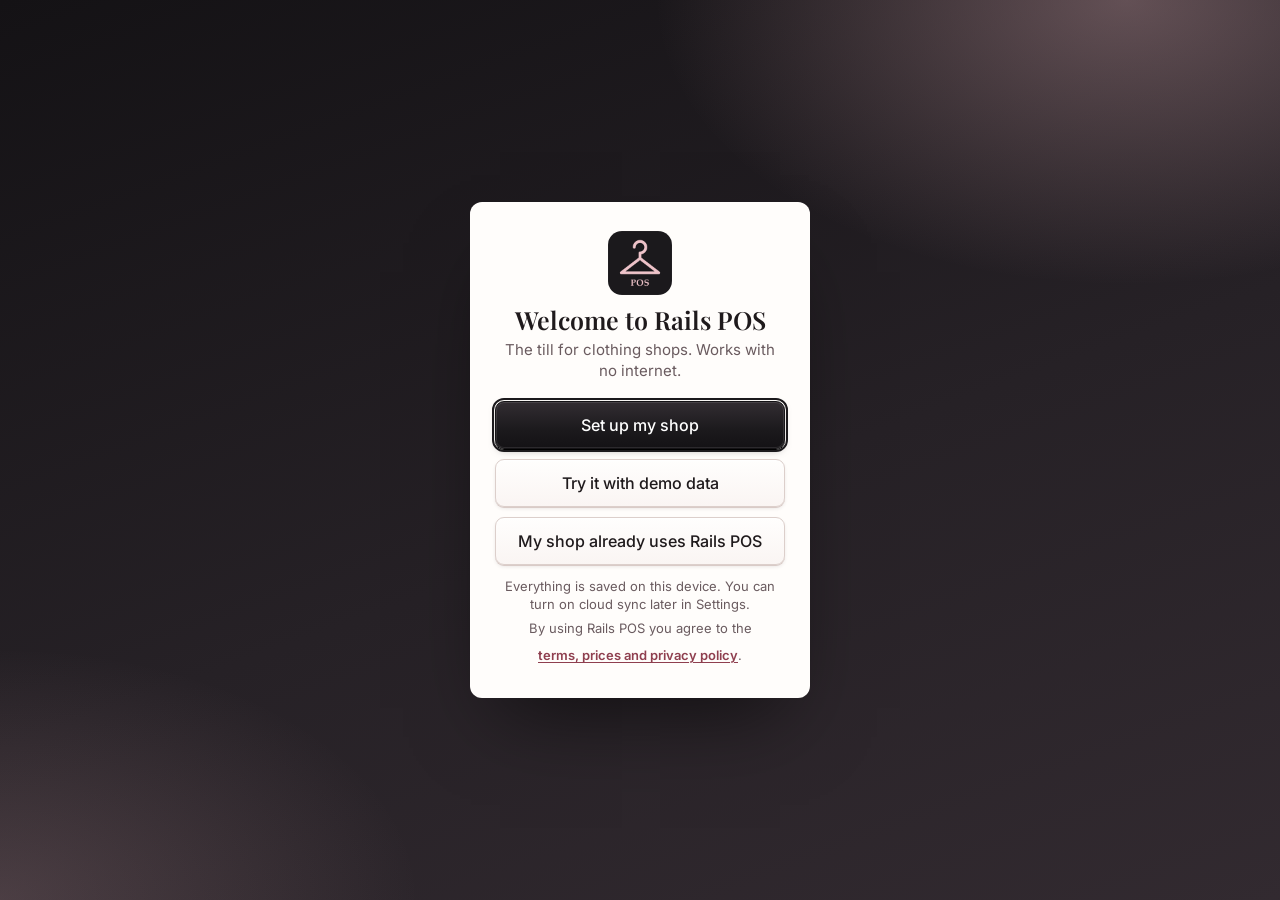
<file: index.html>
<!doctype html>
<html lang="en-ZA">
<head>
  <meta charset="utf-8">
  <meta name="viewport" content="width=device-width, initial-scale=1, viewport-fit=cover">
  <title>Rails POS</title>
  <meta name="description" content="Offline-first point of sale for small clothing stores.">
  <meta name="theme-color" content="#1b191c">
  <link rel="manifest" href="manifest.json">
  <link rel="icon" href="icon-192.png" type="image/png">
  <link rel="apple-touch-icon" href="icon-192.png">
  <meta name="apple-mobile-web-app-capable" content="yes">
  <meta name="mobile-web-app-capable" content="yes">
  <meta name="apple-mobile-web-app-title" content="Rails POS">
  <!-- The shop's look (light or dark) before the first paint; app.js applyTheme() keeps it up to date -->
  <script>try { if (!/[?&]test/.test(location.search)) document.documentElement.dataset.theme = localStorage.getItem("rails-pos-theme") || "light"; } catch (e) {}</script>
  <link rel="stylesheet" href="app.css">
</head>
<body class="on-sell">
  <!-- Reusable line icons (stroke = currentColor, so they follow the theme) -->
  <svg width="0" height="0" style="position:absolute" aria-hidden="true">
    <symbol id="i-sell" viewBox="0 0 24 24"><path d="M3 4h2l2.4 11.2a2 2 0 0 0 2 1.6h7.7a2 2 0 0 0 2-1.5L21 8H6"/><circle cx="10" cy="20" r="1.3"/><circle cx="17" cy="20" r="1.3"/></symbol>
    <symbol id="i-stock" viewBox="0 0 24 24"><path d="M8 3 4 5.5 2.5 10l3 1.2V21h13V11.2l3-1.2L20 5.5 16 3c-.6 1.7-2.2 2.8-4 2.8S8.6 4.7 8 3Z"/></symbol>
    <symbol id="i-sales" viewBox="0 0 24 24"><path d="M6 2.5h12v19l-3-2-3 2-3-2-3 2Z"/><path d="M9 8h6M9 12h6M9 16h3"/></symbol>
    <symbol id="i-reports" viewBox="0 0 24 24"><path d="M4 20V10M10 20V4M16 20v-7M22 20H2"/></symbol>
    <symbol id="i-settings" viewBox="0 0 24 24"><circle cx="12" cy="12" r="3"/><path d="M19.4 15a1.7 1.7 0 0 0 .3 1.8l.1.1a2 2 0 1 1-2.8 2.8l-.1-.1a1.7 1.7 0 0 0-1.8-.3 1.7 1.7 0 0 0-1 1.5V21a2 2 0 1 1-4 0v-.1a1.7 1.7 0 0 0-1.1-1.5 1.7 1.7 0 0 0-1.8.3l-.1.1a2 2 0 1 1-2.8-2.8l.1-.1a1.7 1.7 0 0 0 .3-1.8 1.7 1.7 0 0 0-1.5-1H3a2 2 0 1 1 0-4h.1a1.7 1.7 0 0 0 1.5-1.1 1.7 1.7 0 0 0-.3-1.8l-.1-.1a2 2 0 1 1 2.8-2.8l.1.1a1.7 1.7 0 0 0 1.8.3H9a1.7 1.7 0 0 0 1-1.5V3a2 2 0 1 1 4 0v.1a1.7 1.7 0 0 0 1 1.5 1.7 1.7 0 0 0 1.8-.3l.1-.1a2 2 0 1 1 2.8 2.8l-.1.1a1.7 1.7 0 0 0-.3 1.8V9a1.7 1.7 0 0 0 1.5 1H21a2 2 0 1 1 0 4h-.1a1.7 1.7 0 0 0-1.5 1Z"/></symbol>
    <symbol id="i-admin" viewBox="0 0 24 24"><circle cx="9" cy="8" r="3.5"/><path d="M2.5 20c.6-3.6 3.3-6 6.5-6s5.9 2.4 6.5 6"/><path d="M16 4.5a3.5 3.5 0 0 1 0 7M18.5 14.5c1.7.8 2.8 2.9 3 5.5"/></symbol>
    <symbol id="i-client" viewBox="0 0 24 24"><circle cx="12" cy="7.5" r="3.5"/><path d="M5 20.5c.7-3.8 3.6-6.3 7-6.3s6.3 2.5 7 6.3"/><path d="M16.5 3.5 18 2M7.5 3.5 6 2"/></symbol>
    <symbol id="i-scan" viewBox="0 0 24 24"><path d="M3 7V4h3M18 4h3v3M21 17v3h-3M6 20H3v-3"/><path d="M7 8v8M10 8v8M13 8v8M16.5 8v8"/></symbol>
    <symbol id="i-camera" viewBox="0 0 24 24"><path d="M4 8h3l2-3h6l2 3h3v11H4Z"/><circle cx="12" cy="13" r="3.5"/></symbol>
    <symbol id="i-print" viewBox="0 0 24 24"><path d="M6 9V3h12v6"/><rect x="3" y="9" width="18" height="8" rx="2"/><path d="M6 14h12v7H6Z"/></symbol>
    <symbol id="i-cat-shirt" viewBox="0 0 24 24"><path d="M9 3 4 5.5 2.5 10l3 1.2V21h13v-9.8l3-1.2L20 5.5 15 3c-.4 1.6-1.6 2.6-3 2.6S9.4 4.6 9 3Z"/></symbol>
    <symbol id="i-cat-pants" viewBox="0 0 24 24"><path d="M6 3h12l1.5 18h-5L12 9.5 9.5 21h-5Z"/><path d="M6 6.5h12"/></symbol>
    <symbol id="i-cat-dress" viewBox="0 0 24 24"><path d="M9 2.5v4L7 10l-3.5 11h17L17 10l-2-3.5v-4"/><path d="M7 10h10"/></symbol>
    <symbol id="i-cat-jacket" viewBox="0 0 24 24"><path d="M9 3 4.5 5.5 3 21h5v-9M15 3l4.5 2.5L21 21h-5v-9"/><path d="M9 3l3 5 3-5M12 8v13M8 21h8"/></symbol>
    <symbol id="i-cat-shoe" viewBox="0 0 24 24"><path d="M3 17V8h5l2 3 6 2c3 .8 5 2 5 4v1H3Z"/><path d="M3 20h18"/></symbol>
    <symbol id="i-cat-bag" viewBox="0 0 24 24"><path d="M5 8h14l-1 13H6Z"/><path d="M9 10V6a3 3 0 0 1 6 0v4"/></symbol>
    <symbol id="i-cat-hanger" viewBox="0 0 24 24"><path d="M12 7.5a2 2 0 1 1 2-2c0 1-1 1.5-2 2.2v1L21 15c.8.6.4 2-.6 2H3.6c-1 0-1.4-1.4-.6-2l9-6.3"/></symbol>
    <symbol id="i-pay-cash" viewBox="0 0 24 24"><rect x="2.5" y="6" width="19" height="12" rx="2"/><circle cx="12" cy="12" r="2.8"/><path d="M6 9.5v5M18 9.5v5"/></symbol>
    <symbol id="i-pay-card" viewBox="0 0 24 24"><rect x="2.5" y="5" width="19" height="14" rx="2"/><path d="M2.5 9.5h19M6 15h4"/></symbol>
    <symbol id="i-pay-eft" viewBox="0 0 24 24"><path d="M3 9.5 12 4l9 5.5M4.5 10v7M9.5 10v7M14.5 10v7M19.5 10v7M3 20h18"/></symbol>
    <symbol id="i-lock" viewBox="0 0 24 24"><rect x="5" y="11" width="14" height="10" rx="2"/><path d="M8 11V7a4 4 0 0 1 8 0v4"/></symbol>
    <symbol id="i-back" viewBox="0 0 24 24"><path d="M15 18l-6-6 6-6"/></symbol>
    <symbol id="i-profit" viewBox="0 0 24 24"><path d="M3 17l6-6 4 4 8-8"/><path d="M15 7h6v6"/></symbol>
  </svg>

  <!-- ===== Header ===== -->
  <header class="app-header">
    <div class="brand">
      <span class="brand-mono" role="img" aria-label="Rails POS">R</span>
      <span class="brand-name">Rails <b>POS</b></span>
      <span id="storeNameLabel" class="brand-shop"></span>
    </div>
    <div class="header-right">
      <button id="devPill" class="dev-pill" type="button" hidden title="Devices with Rails POS open right now (tap to see them)"></button>
      <span id="netStatus" class="net" role="status">Online</span>
      <button id="lockBtn" class="btn ghost sm lock-btn" data-action="lock" hidden><svg class="ico" aria-hidden="true"><use href="#i-lock"/></svg><span id="userLabel"></span></button>
    </div>
  </header>

  <!-- ===== Navigation: bottom bar on phones, left rail on tablets ===== -->
  <nav class="app-nav" aria-label="Main">
    <button data-action="nav" data-view="sell" class="active" aria-current="page"><svg class="ico" aria-hidden="true"><use href="#i-sell"/></svg>Sell</button>
    <button data-action="nav" data-view="stock" data-perm="stock"><svg class="ico" aria-hidden="true"><use href="#i-stock"/></svg>Stock</button>
    <button data-action="nav" data-view="sales" data-perm="sales"><svg class="ico" aria-hidden="true"><use href="#i-sales"/></svg>Sales</button>
    <button data-action="nav" data-view="customers" data-perm="customers"><svg class="ico" aria-hidden="true"><use href="#i-client"/></svg>Clients</button>
    <button data-action="nav" data-view="reports" data-perm="reports"><svg class="ico" aria-hidden="true"><use href="#i-reports"/></svg>Reports</button>
    <span class="nav-spacer" aria-hidden="true"></span>
    <button data-action="nav" data-view="settings" data-perm="settings"><svg class="ico" aria-hidden="true"><use href="#i-settings"/></svg>Settings</button>
    <button data-action="nav" data-view="admin" data-perm="admin"><svg class="ico" aria-hidden="true"><use href="#i-admin"/></svg>Admin</button>
  </nav>

  <main class="app-main">
    <!-- Banners (update ready, demo data, backup reminder) are rendered here -->
    <div id="banners"></div>

    <!-- ===== SELL ===== -->
    <section id="view-sell" class="view active" aria-label="Sell">
      <div class="sell-products">
        <div class="search-row">
          <input id="sellSearch" type="search" placeholder="Search name or scan SKU…" autocomplete="off" enterkeyhint="go" aria-label="Search products or scan SKU">
          <button class="btn scan-btn" data-action="scan" data-target="sell" aria-label="Scan a barcode with the camera"><svg class="ico-sm" aria-hidden="true"><use href="#i-scan"/></svg><span>Scan</span></button>
          <button id="parkedBtn" class="btn parked-btn" data-action="parked" hidden>Parked</button>
        </div>
        <div id="catChips" class="chips" role="group" aria-label="Categories"></div>
        <div id="productGrid" class="product-grid"></div>
      </div>

      <!-- Cart: a side panel on tablets, a slide-up sheet on phones -->
      <aside id="cartPanel" class="cart-panel" aria-label="Cart">
        <div class="cart-head">
          <h2 id="cartTitle" tabindex="-1">Cart</h2>
          <button class="btn ghost sm" data-action="park" title="Put this sale aside (e.g. the customer is in the fitting room)">Park</button>
          <button class="btn ghost sm" data-action="clear-cart">Clear</button>
          <button class="btn ghost sm cart-close" data-action="close-cart" aria-label="Close cart">✕</button>
        </div>
        <div id="cartCredit"></div>
        <div id="cartItems" class="cart-items"></div>
        <div class="cart-foot">
          <div id="discountRow" class="row gap-s">
            <label class="small-label" for="discountValue">Discount</label>
            <div class="seg sm" role="group" aria-label="Discount type">
              <button data-action="disc-type" data-type="R" aria-label="Discount in rand">R</button>
              <button data-action="disc-type" data-type="%" aria-label="Discount in percent">%</button>
            </div>
            <input id="discountValue" class="input sm grow" inputmode="decimal" placeholder="0">
          </div>
          <div class="seg pay" role="group" aria-label="Payment method">
            <button data-action="pay" data-pay="cash"><svg class="pay-ico" aria-hidden="true"><use href="#i-pay-cash"/></svg>Cash</button>
            <button data-action="pay" data-pay="card"><svg class="pay-ico" aria-hidden="true"><use href="#i-pay-card"/></svg>Card</button>
            <button data-action="pay" data-pay="eft"><svg class="pay-ico" aria-hidden="true"><use href="#i-pay-eft"/></svg>EFT</button>
          </div>
          <div id="cashRow" class="cash-row">
            <input id="tendered" class="input sm" inputmode="decimal" placeholder="Cash tendered (blank = exact)" aria-label="Cash tendered">
            <div id="quickCash" class="quick-cash"></div>
          </div>
          <div id="cartTotals" class="totals" aria-live="polite"></div>
          <button id="chargeBtn" class="btn primary block lg" data-action="checkout">Charge</button>
          <button id="laybyBtn" class="btn block" data-action="layby-start" hidden>Lay-by (put aside for a client)</button>
        </div>
      </aside>

      <!-- Sticky cart bar (phones only) -->
      <button id="cartBar" class="cart-bar" data-action="open-cart">
        <span id="cartBarCount">Cart empty</span>
        <strong id="cartBarTotal">R0.00</strong>
        <span class="cart-bar-go">View cart ›</span>
      </button>
    </section>

    <!-- ===== STOCK ===== -->
    <section id="view-stock" class="view" aria-label="Stock">
      <div class="toolbar">
        <input id="stockSearch" type="search" placeholder="Search stock…" aria-label="Search stock">
        <button id="lowToggle" class="btn chip-btn" data-action="toggle-low" aria-pressed="false">Low stock</button>
        <button class="btn" data-action="stocktake" data-need="stock">Stock take</button>
        <button class="btn" data-action="import-stock" data-need="products">Import</button>
        <button class="btn" data-action="labels" data-need="stock">Labels</button>
        <button class="btn primary" data-action="add-product" data-need="products">+ Product</button>
      </div>
      <div id="stockList"></div>
    </section>

    <!-- ===== SALES (history, returns, exchanges) ===== -->
    <section id="view-sales" class="view" aria-label="Sales">
      <div class="toolbar">
        <input id="salesSearch" type="search" placeholder="Receipt no., customer or item… or scan a receipt" aria-label="Search sales or scan a receipt" enterkeyhint="go">
        <button class="btn" data-action="scan" data-target="sales" aria-label="Scan a receipt's barcode with the camera"><svg class="ico-sm" aria-hidden="true"><use href="#i-scan"/></svg><span>Scan receipt</span></button>
      </div>
      <div id="salesList"></div>
    </section>

    <!-- ===== CLIENTS & LAY-BYS ===== -->
    <section id="view-customers" class="view" aria-label="Clients and lay-bys">
      <div id="customersBody"></div>
    </section>

    <!-- ===== REPORTS (incl. cash-up) ===== -->
    <section id="view-reports" class="view" aria-label="Reports">
      <div id="cashupCard"></div>
      <div class="report-bar" data-need="reports">
        <div id="rangeSeg" class="seg range" role="group" aria-label="Report period"></div>
        <button class="btn" data-action="print-menu"><svg class="ico-sm" aria-hidden="true"><use href="#i-print"/></svg>Print A4</button>
        <button class="btn pc-btn" data-action="profit-open" title="Profit per product, slow stock, run-out dates and more (paid add-on, 14-day free trial)"><svg class="ico-sm" aria-hidden="true"><use href="#i-profit"/></svg>Profit checker<span id="pcBadge"></span></button>
      </div>
      <div id="customRange" class="custom-range" hidden>
        <label class="field"><span>From</span><input id="rFrom" class="input" type="date"></label>
        <label class="field"><span>To</span><input id="rTo" class="input" type="date"></label>
      </div>
      <div id="reportBody" data-need="reports"></div>
    </section>

    <!-- ===== SETTINGS ===== -->
    <section id="view-settings" class="view" aria-label="Settings">
      <div id="settingsBody"></div>
    </section>

    <!-- ===== ADMIN (users and what they may do) ===== -->
    <section id="view-admin" class="view" aria-label="Admin">
      <div data-need="admin">
      <div class="toolbar">
        <h2 class="view-title">Users</h2>
        <button class="btn primary" data-action="user-add">+ User</button>
      </div>
      <p class="small muted" style="margin-top:0">Each person signs in with their own username and 4-digit PIN. Untick what they shouldn't use; the Sell screen is always available.</p>
      <div id="userList"></div>
      </div>
      <div data-need="activity">
      <div class="section-title">Activity log</div>
      <div id="activityLog"></div>
      </div>
    </section>
  </main>

  <!-- Modal host (variant picker, receipts, returns, forms, confirms) -->
  <div id="backdrop" class="backdrop" data-action="backdrop" hidden></div>
  <div id="modal" class="modal" role="dialog" aria-modal="true" aria-labelledby="modalTitle" hidden></div>
  <div id="toast" class="toast" role="status" aria-live="polite"></div>

  <!-- Sign-in screen: covers the till until a username + 4-digit PIN is entered -->
  <div id="signin" class="signin" role="dialog" aria-modal="true" aria-labelledby="siTitle" hidden>
    <form id="signinForm" class="signin-box" novalidate>
      <img src="icon-192.png" alt="" width="64" height="64">
      <h1 id="siTitle">Rails POS</h1>
      <p class="muted">Sign in to open the till</p>
      <label class="field"><span>Username</span>
        <input id="siUser" class="input" autocomplete="username" autocapitalize="none" autocorrect="off" spellcheck="false" enterkeyhint="next"></label>
      <label class="field"><span>PIN</span>
        <input id="siPin" class="input pin-input" type="password" inputmode="numeric" maxlength="4" autocomplete="current-password" enterkeyhint="go" placeholder="4 digits"></label>
      <p id="siError" class="err-text small" role="alert"></p>
      <button id="siGo" class="btn primary block lg" type="submit">Sign in</button>
    </form>
  </div>

  <!-- First-time setup on a new device: create the shop + owner, try the demo, or join a synced shop -->
  <div id="setup" class="signin setup" role="dialog" aria-modal="true" aria-labelledby="setupTitle" hidden>
    <form id="setupForm" class="signin-box setup-box" novalidate></form>
  </div>

  <!-- Camera barcode scanner (sits above dialogs, so it can fill a field in an open form) -->
  <div id="scanner" class="scanner" role="dialog" aria-modal="true" aria-label="Scan a barcode" hidden>
    <div class="scanner-box">
      <div class="scan-view"><video id="scanVideo" playsinline muted></video><div class="scan-frame"><span class="scan-laser"></span></div></div>
      <p id="scanHint" class="small">Hold the barcode flat inside the frame, about 10–20 cm away.</p>
      <button class="btn block" data-action="scan-close">Cancel</button>
    </div>
  </div>

  <!-- Shown when the app is open in another tab (only one tab may write data) -->
  <div id="blocker" class="blocker" role="alertdialog" aria-labelledby="blockerMsg" hidden>
    <div class="blocker-box">
      <img src="icon-192.png" alt="" width="56" height="56">
      <p id="blockerMsg">Rails POS is already open in another tab or window.</p>
      <p class="small muted">Only one copy can be open at a time so that no sales get lost.</p>
      <button class="btn primary lg" data-action="takeover">Use it here instead</button>
    </div>
  </div>

  <!-- Only this is shown when printing -->
  <div id="printArea" class="print-area"></div>
  <!-- A4 reports are built here just before printing -->
  <div id="printA4" class="print-a4"></div>

  <script src="app.js"></script>
</body>
</html>
</file>
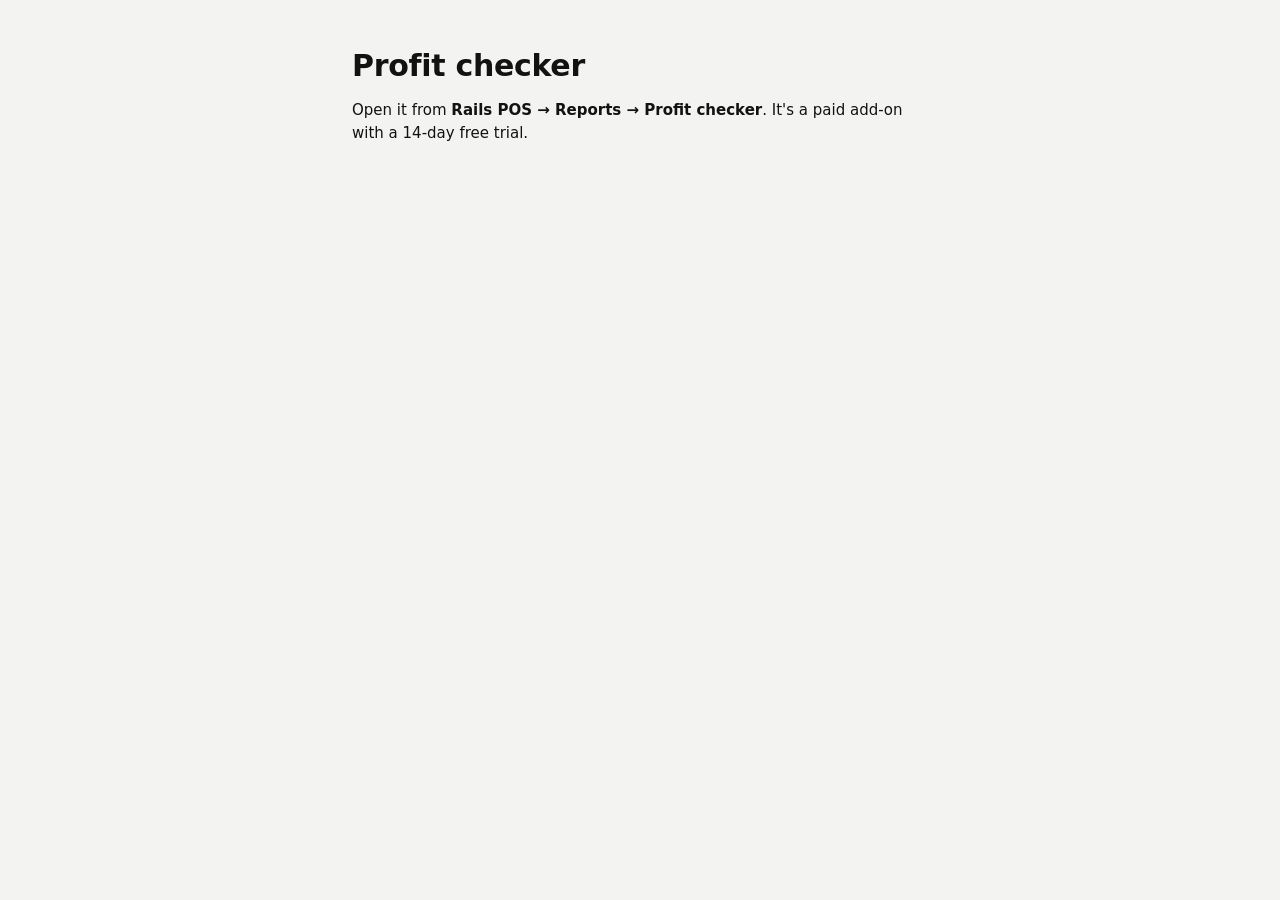
<file: profit/index.html>
<!doctype html>
<html lang="en-ZA">
<head>
  <meta charset="utf-8">
  <meta name="viewport" content="width=device-width, initial-scale=1">
  <title>Rails Profit checker</title>
  <meta name="theme-color" content="#0e6b46">
  <meta name="description" content="Plain-English profit answers for online sellers.">
  <link rel="icon" href="icons/icon.svg" type="image/svg+xml">
  <link rel="stylesheet" href="styles.css">
  <script>window.PC_REQUIRE_HOST = true;</script>
</head>
<body>
  <header class="appbar">
    <div class="shell appbar-inner">
      <div class="brand">
        <span class="logo" aria-hidden="true">R</span>
        <div>
          <h1>Rails Profit checker</h1>
          <p>Plain-English answers for online sellers</p>
        </div>
      </div>
      <div class="appbar-actions" id="appbar-actions" hidden>
        <span class="data-chip" id="data-chip"></span>
        <button class="btn btn-ghost btn-sm" id="open-mapping" type="button" title="Match your column names">Match columns</button>
        <button class="btn btn-ghost btn-sm" id="print" type="button" title="Print or save as PDF">Print / PDF</button>
        <button class="btn btn-ghost btn-sm open-reset" type="button" title="Delete all saved data and settings on this device">Reset</button>
        <label class="btn btn-sm" for="files-top" title="Add more files: they add up with what's loaded (e.g. next month). Duplicates are skipped.">Add files
          <input type="file" id="files-top" accept=".csv,.pdf,.xlsx,.xls,.xlsm,.ods,text/csv,application/pdf" multiple hidden>
        </label>
      </div>
    </div>
  </header>

  <main class="shell">
    <!-- Empty state: shown until data is loaded -->
    <section class="empty" id="load">
      <div class="dropzone" id="dropzone">
        <h2>See where your profit goes, in one minute</h2>
        <p>Drop your <b>sales</b>, <b>returns</b>, <b>stock</b> and <b>products</b> (cost price) files here, in any order: <b>CSV, Excel or PDF</b>. <b>Ads</b> is optional. Or try it with sample data from a made-up shop.</p>
        <div class="load-actions">
          <label class="btn btn-primary" for="files">Choose files
            <input type="file" id="files" accept=".csv,.pdf,.xlsx,.xls,.xlsm,.ods,text/csv,application/pdf" multiple hidden>
          </label>
          <button class="btn" id="use-sample" type="button">Use sample data</button>
        </div>
        <ul class="file-status" id="file-status"></ul>
        <p class="privacy">🔒 Your files stay on this device. Nothing is uploaded. · <button type="button" class="link-btn open-reset">Reset everything</button></p>
      </div>
    </section>

    <div id="results" hidden>
      <!-- Print-only title -->
      <div class="print-title"><h2>Rails Profit checker report</h2><p id="print-range"></p></div>

      <!-- Date range + channel -->
      <section class="rangebar" aria-label="Date range and channel">
        <div class="chips" id="chips" role="group" aria-label="Quick ranges"></div>
        <div class="range-right">
          <label class="channel" id="channel-wrap">
            <span class="sr-only">Sales channel</span>
            <select id="channel"></select>
          </label>
          <div class="custom-range">
            <label>From <input type="date" id="from"></label>
            <span class="dash" aria-hidden="true">→</span>
            <label>To <input type="date" id="to"></label>
          </div>
        </div>
      </section>

      <!-- Headline numbers -->
      <section class="kpis" id="kpis"></section>
      <div class="warnings" id="warnings"></div>

      <!-- Answers first -->
      <section class="main-grid">
        <div>
          <div class="section-head">
            <h2>What you need to know</h2>
            <p id="period-range"></p>
          </div>
          <ol class="findings" id="findings"></ol>
          <div id="extra-wrap">
            <div class="section-head extra-head"><h2>Also worth knowing</h2></div>
            <ol class="findings" id="findings-extra"></ol>
          </div>
        </div>

        <aside class="side">
          <div class="card share">
            <div class="card-head">
              <h3>Weekly WhatsApp summary</h3>
              <p>Last 7 days, all channels, ready to paste</p>
            </div>
            <pre class="wa-preview" id="wa-preview"></pre>
            <div class="share-actions">
              <button class="btn btn-primary" id="copy-wa" type="button">Copy weekly WhatsApp summary</button>
              <a class="btn" id="open-wa" href="#" target="_blank" rel="noopener">Open in WhatsApp</a>
            </div>
          </div>

          <div class="card chart">
            <div class="card-head">
              <h3>Sales by weekday</h3>
              <p id="weekday-note"></p>
            </div>
            <div id="chart-weekday"></div>
          </div>
        </aside>
      </section>

      <!-- Only inside Rails POS: what only the till knows (till-insights.js) -->
      <section class="till-section" id="till-wrap" hidden>
        <div class="section-head">
          <h2>From your till</h2>
          <p>Sizes, stock age, missed sales, discounts, returns, staff and clients · same dates as above</p>
        </div>
        <div class="till-grid">
          <ol class="findings" id="findings-till"></ol>
          <aside class="card net-card" id="net-card"></aside>
        </div>
      </section>

      <section class="charts-grid">
        <div class="card chart">
          <div class="card-head">
            <h3>Sales by product</h3>
            <p>Net sales after refunds · tap a product for details</p>
          </div>
          <div id="chart-sales"></div>
        </div>
        <div class="card chart">
          <div class="card-head">
            <h3>Profit by product</h3>
            <p>After fees, stock cost, returns and ads · <span class="neg-key">red = lost money</span></p>
          </div>
          <div id="chart-profit"></div>
        </div>
      </section>

      <section class="card table-card">
        <div class="table-head">
          <div class="card-head">
            <h3>All products</h3>
            <p>Tap a column to sort, tap a row for details and the price calculator</p>
          </div>
          <button class="btn btn-sm" id="download-csv" type="button">Download CSV</button>
        </div>
        <div class="table-scroll"><table class="ptable" id="ptable"></table></div>
      </section>
    </div>
  </main>

  <!-- Product detail drawer -->
  <div class="scrim" id="scrim" hidden></div>
  <aside class="drawer" id="drawer" aria-hidden="true" aria-labelledby="d-title" role="dialog">
    <div class="drawer-head">
      <div>
        <p class="d-sub" id="d-sub"></p>
        <h2 id="d-title"></h2>
      </div>
      <button class="icon-btn" id="d-close" type="button" aria-label="Close">✕</button>
    </div>
    <div class="drawer-body" id="d-body"></div>
  </aside>

  <!-- Column matching -->
  <dialog class="modal" id="mapping">
    <form method="dialog" class="modal-inner" id="mapping-form">
      <div class="modal-head">
        <div>
          <h2>Match your columns</h2>
          <p>Tell Rails Profit checker which column in your file holds each piece of information. Saved on this device for next time.</p>
        </div>
        <button class="icon-btn" value="cancel" aria-label="Close">✕</button>
      </div>
      <div id="mapping-body"></div>
      <div class="modal-foot">
        <button class="btn btn-ghost" type="button" id="mapping-reset">Reset to defaults</button>
        <button class="btn btn-primary" value="save" id="mapping-save">Save and recalculate</button>
      </div>
    </form>
  </dialog>

  <!-- Your files: everything loaded, what each added, remove -->
  <dialog class="modal" id="files-dlg" aria-labelledby="files-title">
    <form method="dialog" class="modal-inner">
      <div class="modal-head">
        <div>
          <h2 id="files-title">Your files</h2>
          <p>Files add up, for example month 1 plus month 2. Rows that are already loaded from another file are skipped, so nothing is counted twice.</p>
        </div>
        <button class="icon-btn" value="cancel" aria-label="Close">✕</button>
      </div>
      <div id="files-body"></div>
      <div class="modal-foot">
        <button class="btn btn-ghost" value="cancel">Close</button>
        <label class="btn btn-primary" for="files-more">Add more files
          <input type="file" id="files-more" accept=".csv,.pdf,.xlsx,.xls,.xlsm,.ods,text/csv,application/pdf" multiple hidden>
        </label>
      </div>
    </form>
  </dialog>

  <!-- Reset everything: the user must type YES -->
  <dialog class="modal modal-sm" id="reset-dlg" aria-labelledby="reset-title">
    <form method="dialog" class="modal-inner" id="reset-form">
      <div class="modal-head">
        <div>
          <h2 id="reset-title">Reset everything?</h2>
          <p>This puts Rails Profit checker back to how it was the first time you opened it, on this device. It deletes:</p>
        </div>
        <button class="icon-btn" value="cancel" aria-label="Close">✕</button>
      </div>
      <div class="reset-body">
        <ul>
          <li>your loaded and remembered files</li>
          <li>your column matches</li>
          <li>your date range, channel and table sort choices</li>
          <li>the offline copy of the app</li>
        </ul>
        <p>Your original files on your computer are <b>not</b> touched. This can't be undone.</p>
        <label for="reset-confirm">Type <b>YES</b> to confirm</label>
        <input id="reset-confirm" type="text" autocomplete="off" autocapitalize="characters" spellcheck="false" placeholder="YES">
      </div>
      <div class="modal-foot">
        <button class="btn btn-ghost" value="cancel">Cancel</button>
        <button class="btn btn-danger" type="button" id="reset-go" disabled>Reset everything</button>
      </div>
    </form>
  </dialog>

  <div class="toast" id="toast" role="status" aria-live="polite"></div>

  <script src="calculations.js"></script>
  <script src="importers.js"></script>
  <script src="till-insights.js"></script>
  <script src="app.js"></script>
</body>
</html>
</file>
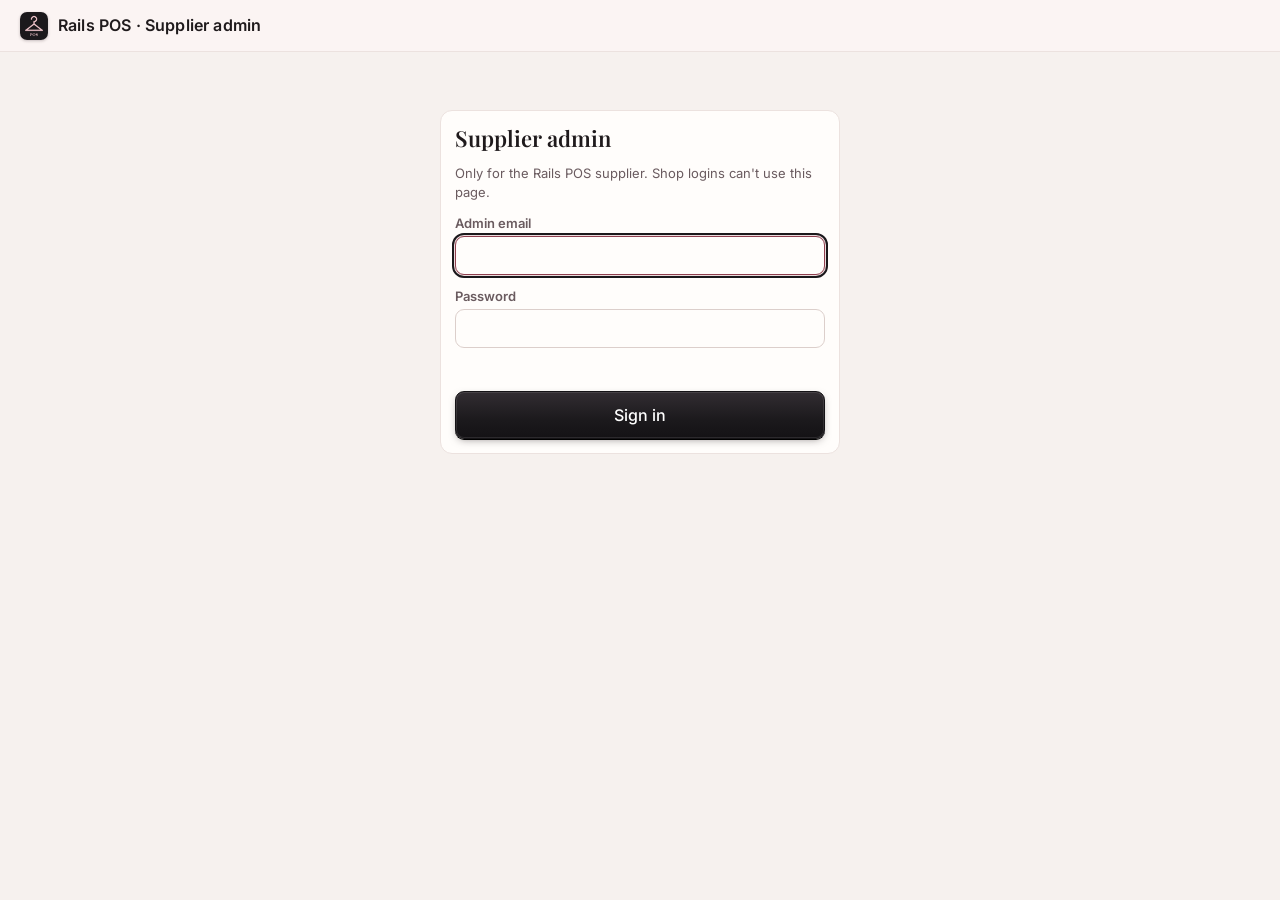
<file: admin.html>
<!doctype html>
<html lang="en-ZA">
<head>
  <meta charset="utf-8">
  <meta name="viewport" content="width=device-width, initial-scale=1">
  <!-- Strict security policy: only this site's own scripts/styles, and only the shop database. -->
  <meta http-equiv="Content-Security-Policy" content="default-src 'none'; script-src 'self'; style-src 'self'; font-src 'self'; img-src 'self' data:; connect-src https://dwayjgzfewuiaayixlmb.supabase.co; base-uri 'none'; form-action 'none'">
  <meta name="referrer" content="no-referrer">
  <meta name="robots" content="noindex, nofollow">
  <title>Rails POS · Supplier admin</title>
  <link rel="icon" href="icon-192.png" type="image/png">
  <link rel="stylesheet" href="app.css">
  <link rel="stylesheet" href="admin.css?v=34">
</head>
<body class="admin-body">
  <header class="app-header admin-header">
    <div class="brand"><img src="icon-192.png" alt="" width="28" height="28"><span>Rails POS · Supplier admin</span></div>
    <div class="header-right"><span id="adminWho" class="small"></span><button id="logoutBtn" class="btn ghost sm" data-act="logout" hidden>Sign out</button></div>
  </header>
  <main id="root" class="admin-main" aria-live="polite"></main>
  <div id="toast" class="toast" role="status" aria-live="polite"></div>
  <script src="admin.js?v=34"></script><!-- bump ?v= with each change so browsers fetch the new file -->
</body>
</html>
</file>
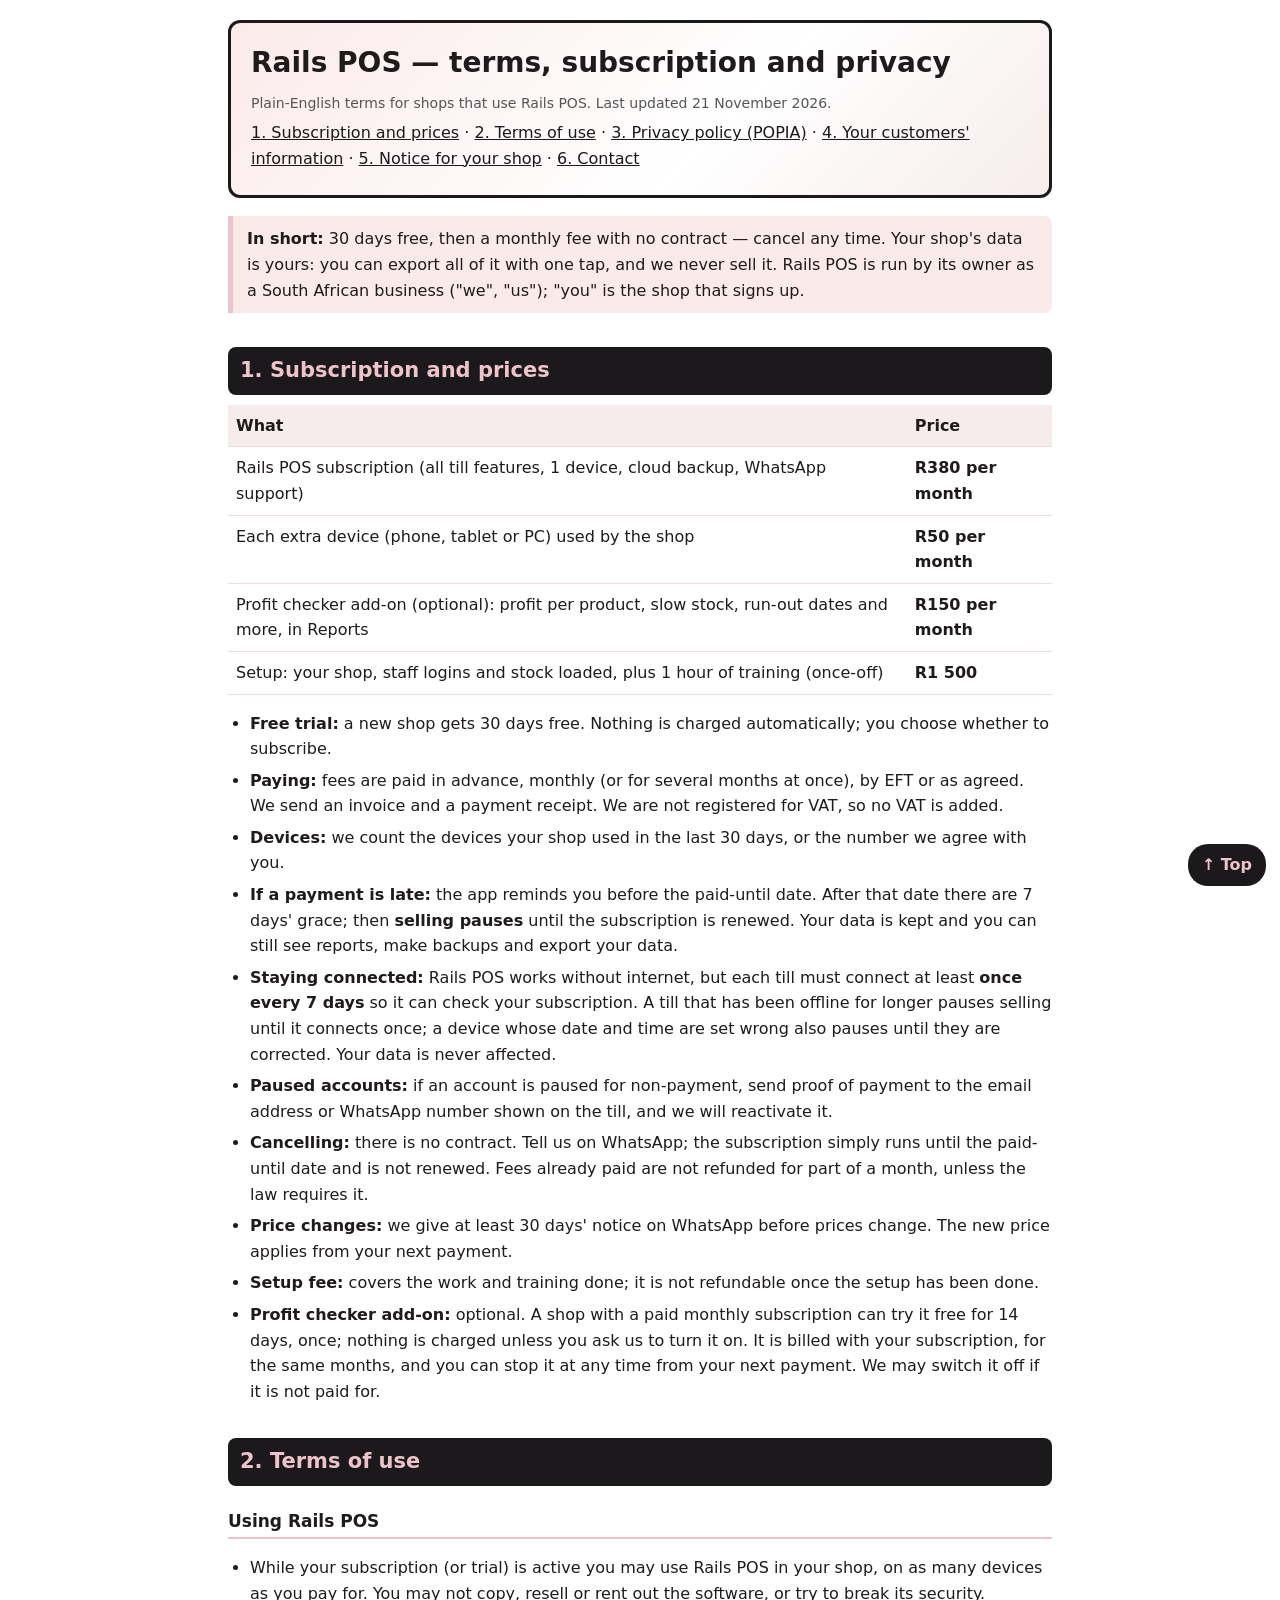
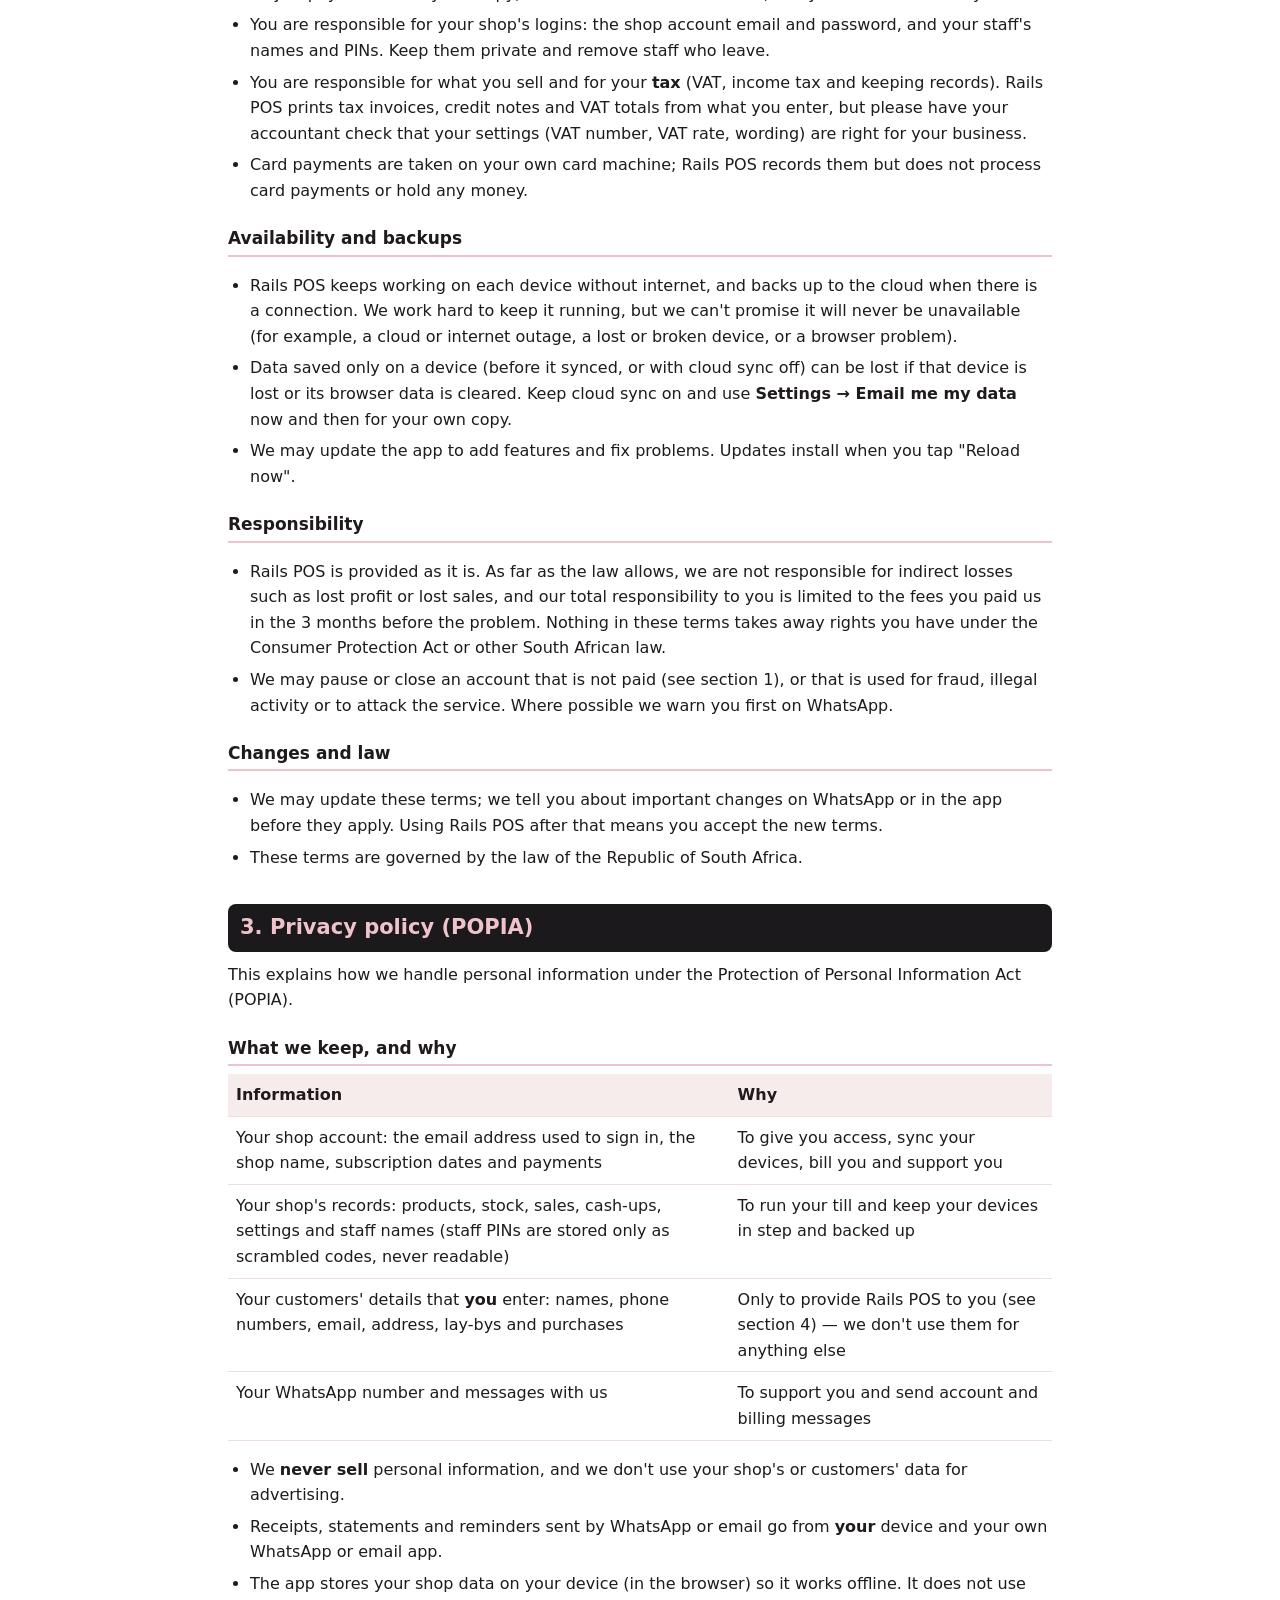
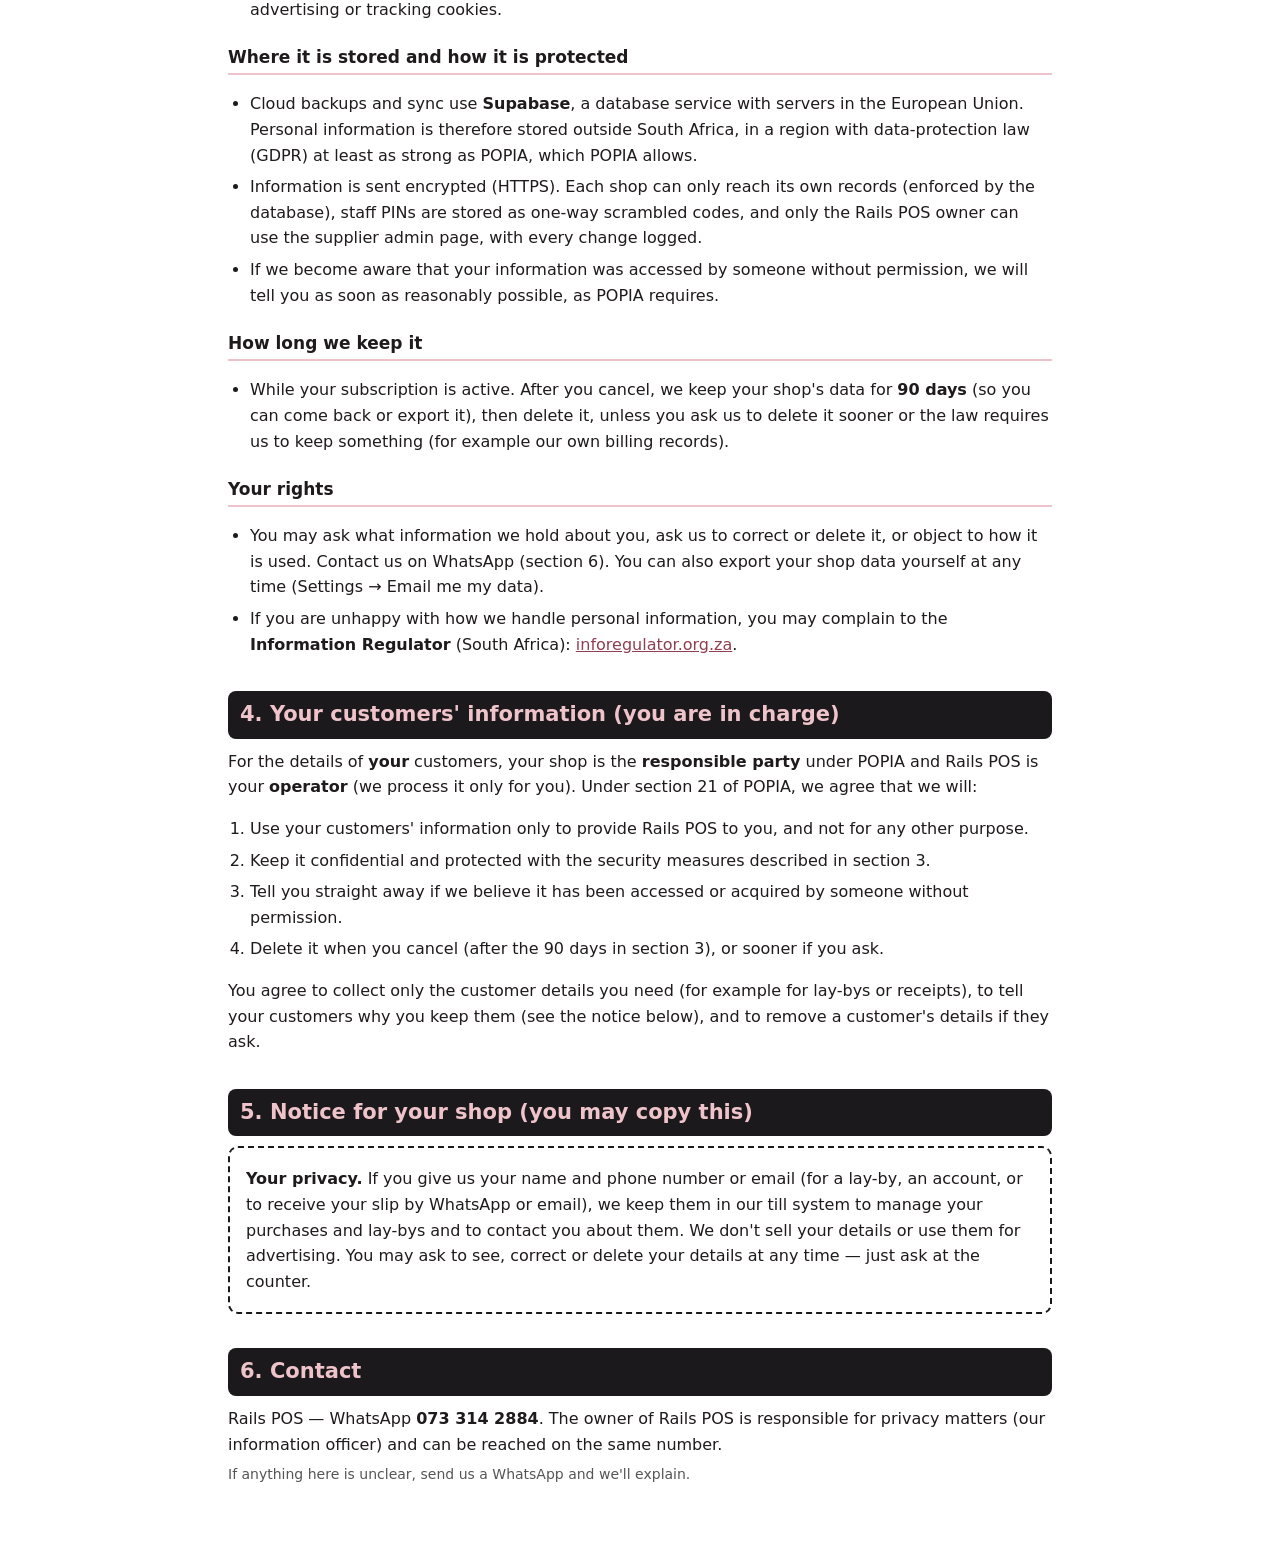
<file: legal.html>
<!doctype html>
<html lang="en-ZA">
<head>
<meta charset="utf-8">
<meta name="viewport" content="width=device-width, initial-scale=1">
<title>Rails POS · Terms, subscription and privacy</title>
<link rel="icon" href="icon-192.png" type="image/png">
<style>
  * { box-sizing: border-box; }
  html { color-scheme: light; background: #fff; scroll-behavior: smooth; }
  body { margin: 0 auto; max-width: 860px; padding: 20px 18px 60px; font: 16px/1.6 "Segoe UI", system-ui, -apple-system, Roboto, Arial, sans-serif; color: #1f1a1c; background: #fff; }
  header { border: 3px solid #1b191c; border-radius: 12px; padding: 18px 20px; background: linear-gradient(135deg, #fbeaea, #fff 60%, #f7ecec); margin-bottom: 18px; }
  h1 { font-size: 28px; margin: 0 0 6px; }
  h2 { font-size: 21px; margin: 34px 0 10px; padding: 7px 12px; background: #1b191c; color: #eec3c9; border-radius: 8px; scroll-margin-top: 12px; }
  h3 { font-size: 17px; margin: 22px 0 6px; border-bottom: 2px solid #eec3c9; padding-bottom: 2px; }
  p, li { margin: 6px 0; }
  ul, ol { padding-left: 22px; }
  .muted { color: #555; font-size: 14px; }
  .toc a { color: #1b191c; }
  .box { border-left: 5px solid #eec3c9; background: #fbeaea; padding: 10px 14px; border-radius: 0 8px 8px 0; margin: 12px 0; }
  table { width: 100%; border-collapse: collapse; margin: 8px 0 14px; }
  th, td { text-align: left; padding: 8px; border-bottom: 1px solid #eedede; vertical-align: top; }
  th { background: #f7ecec; }
  .notice { border: 2px dashed #1b191c; border-radius: 10px; padding: 12px 16px; }
  a { color: #8f3f4f; }
  .top { position: fixed; right: 14px; bottom: 14px; background: #1b191c; color: #eec3c9; padding: 8px 14px; border-radius: 20px; text-decoration: none; font-weight: 600; }
  @media print { .top { display: none; } h2 { break-after: avoid; } }
</style>
</head>
<body id="topp">
<a class="top" href="#topp">↑ Top</a>
<header>
  <h1>Rails POS — terms, subscription and privacy</h1>
  <p class="muted">Plain-English terms for shops that use Rails POS. Last updated 21 November 2026.</p>
  <p class="toc"><a href="#subscription">1. Subscription and prices</a> · <a href="#terms">2. Terms of use</a> · <a href="#privacy">3. Privacy policy (POPIA)</a> · <a href="#processing">4. Your customers' information</a> · <a href="#notice">5. Notice for your shop</a> · <a href="#contact">6. Contact</a></p>
</header>

<div class="box"><b>In short:</b> 30 days free, then a monthly fee with no contract — cancel any time. Your shop's data is yours: you can export all of it with one tap, and we never sell it. Rails POS is run by its owner as a South African business ("we", "us"); "you" is the shop that signs up.</div>

<h2 id="subscription">1. Subscription and prices</h2>
<table>
  <tr><th>What</th><th>Price</th></tr>
  <tr><td>Rails POS subscription (all till features, 1 device, cloud backup, WhatsApp support)</td><td><b>R380 per month</b></td></tr>
  <tr><td>Each extra device (phone, tablet or PC) used by the shop</td><td><b>R50 per month</b></td></tr>
  <tr><td>Profit checker add-on (optional): profit per product, slow stock, run-out dates and more, in Reports</td><td><b>R150 per month</b></td></tr>
  <tr><td>Setup: your shop, staff logins and stock loaded, plus 1 hour of training (once-off)</td><td><b>R1 500</b></td></tr>
</table>
<ul>
  <li><b>Free trial:</b> a new shop gets 30 days free. Nothing is charged automatically; you choose whether to subscribe.</li>
  <li><b>Paying:</b> fees are paid in advance, monthly (or for several months at once), by EFT or as agreed. We send an invoice and a payment receipt. We are not registered for VAT, so no VAT is added.</li>
  <li><b>Devices:</b> we count the devices your shop used in the last 30 days, or the number we agree with you.</li>
  <li><b>If a payment is late:</b> the app reminds you before the paid-until date. After that date there are 7 days' grace; then <b>selling pauses</b> until the subscription is renewed. Your data is kept and you can still see reports, make backups and export your data.</li>
  <li><b>Staying connected:</b> Rails POS works without internet, but each till must connect at least <b>once every 7 days</b> so it can check your subscription. A till that has been offline for longer pauses selling until it connects once; a device whose date and time are set wrong also pauses until they are corrected. Your data is never affected.</li>
  <li><b>Paused accounts:</b> if an account is paused for non-payment, send proof of payment to the email address or WhatsApp number shown on the till, and we will reactivate it.</li>
  <li><b>Cancelling:</b> there is no contract. Tell us on WhatsApp; the subscription simply runs until the paid-until date and is not renewed. Fees already paid are not refunded for part of a month, unless the law requires it.</li>
  <li><b>Price changes:</b> we give at least 30 days' notice on WhatsApp before prices change. The new price applies from your next payment.</li>
  <li><b>Setup fee:</b> covers the work and training done; it is not refundable once the setup has been done.</li>
  <li><b>Profit checker add-on:</b> optional. A shop with a paid monthly subscription can try it free for 14 days, once; nothing is charged unless you ask us to turn it on. It is billed with your subscription, for the same months, and you can stop it at any time from your next payment. We may switch it off if it is not paid for.</li>
</ul>

<h2 id="terms">2. Terms of use</h2>
<h3>Using Rails POS</h3>
<ul>
  <li>While your subscription (or trial) is active you may use Rails POS in your shop, on as many devices as you pay for. You may not copy, resell or rent out the software, or try to break its security.</li>
  <li>You are responsible for your shop's logins: the shop account email and password, and your staff's names and PINs. Keep them private and remove staff who leave.</li>
  <li>You are responsible for what you sell and for your <b>tax</b> (VAT, income tax and keeping records). Rails POS prints tax invoices, credit notes and VAT totals from what you enter, but please have your accountant check that your settings (VAT number, VAT rate, wording) are right for your business.</li>
  <li>Card payments are taken on your own card machine; Rails POS records them but does not process card payments or hold any money.</li>
</ul>
<h3>Availability and backups</h3>
<ul>
  <li>Rails POS keeps working on each device without internet, and backs up to the cloud when there is a connection. We work hard to keep it running, but we can't promise it will never be unavailable (for example, a cloud or internet outage, a lost or broken device, or a browser problem).</li>
  <li>Data saved only on a device (before it synced, or with cloud sync off) can be lost if that device is lost or its browser data is cleared. Keep cloud sync on and use <b>Settings → Email me my data</b> now and then for your own copy.</li>
  <li>We may update the app to add features and fix problems. Updates install when you tap "Reload now".</li>
</ul>
<h3>Responsibility</h3>
<ul>
  <li>Rails POS is provided as it is. As far as the law allows, we are not responsible for indirect losses such as lost profit or lost sales, and our total responsibility to you is limited to the fees you paid us in the 3 months before the problem. Nothing in these terms takes away rights you have under the Consumer Protection Act or other South African law.</li>
  <li>We may pause or close an account that is not paid (see section 1), or that is used for fraud, illegal activity or to attack the service. Where possible we warn you first on WhatsApp.</li>
</ul>
<h3>Changes and law</h3>
<ul>
  <li>We may update these terms; we tell you about important changes on WhatsApp or in the app before they apply. Using Rails POS after that means you accept the new terms.</li>
  <li>These terms are governed by the law of the Republic of South Africa.</li>
</ul>

<h2 id="privacy">3. Privacy policy (POPIA)</h2>
<p>This explains how we handle personal information under the Protection of Personal Information Act (POPIA).</p>
<h3>What we keep, and why</h3>
<table>
  <tr><th>Information</th><th>Why</th></tr>
  <tr><td>Your shop account: the email address used to sign in, the shop name, subscription dates and payments</td><td>To give you access, sync your devices, bill you and support you</td></tr>
  <tr><td>Your shop's records: products, stock, sales, cash-ups, settings and staff names (staff PINs are stored only as scrambled codes, never readable)</td><td>To run your till and keep your devices in step and backed up</td></tr>
  <tr><td>Your customers' details that <b>you</b> enter: names, phone numbers, email, address, lay-bys and purchases</td><td>Only to provide Rails POS to you (see section 4) — we don't use them for anything else</td></tr>
  <tr><td>Your WhatsApp number and messages with us</td><td>To support you and send account and billing messages</td></tr>
</table>
<ul>
  <li>We <b>never sell</b> personal information, and we don't use your shop's or customers' data for advertising.</li>
  <li>Receipts, statements and reminders sent by WhatsApp or email go from <b>your</b> device and your own WhatsApp or email app.</li>
  <li>The app stores your shop data on your device (in the browser) so it works offline. It does not use advertising or tracking cookies.</li>
</ul>
<h3>Where it is stored and how it is protected</h3>
<ul>
  <li>Cloud backups and sync use <b>Supabase</b>, a database service with servers in the European Union. Personal information is therefore stored outside South Africa, in a region with data-protection law (GDPR) at least as strong as POPIA, which POPIA allows.</li>
  <li>Information is sent encrypted (HTTPS). Each shop can only reach its own records (enforced by the database), staff PINs are stored as one-way scrambled codes, and only the Rails POS owner can use the supplier admin page, with every change logged.</li>
  <li>If we become aware that your information was accessed by someone without permission, we will tell you as soon as reasonably possible, as POPIA requires.</li>
</ul>
<h3>How long we keep it</h3>
<ul>
  <li>While your subscription is active. After you cancel, we keep your shop's data for <b>90 days</b> (so you can come back or export it), then delete it, unless you ask us to delete it sooner or the law requires us to keep something (for example our own billing records).</li>
</ul>
<h3>Your rights</h3>
<ul>
  <li>You may ask what information we hold about you, ask us to correct or delete it, or object to how it is used. Contact us on WhatsApp (section 6). You can also export your shop data yourself at any time (Settings → Email me my data).</li>
  <li>If you are unhappy with how we handle personal information, you may complain to the <b>Information Regulator</b> (South Africa): <a href="https://inforegulator.org.za" rel="noopener">inforegulator.org.za</a>.</li>
</ul>

<h2 id="processing">4. Your customers' information (you are in charge)</h2>
<p>For the details of <b>your</b> customers, your shop is the <b>responsible party</b> under POPIA and Rails POS is your <b>operator</b> (we process it only for you). Under section 21 of POPIA, we agree that we will:</p>
<ol>
  <li>Use your customers' information only to provide Rails POS to you, and not for any other purpose.</li>
  <li>Keep it confidential and protected with the security measures described in section 3.</li>
  <li>Tell you straight away if we believe it has been accessed or acquired by someone without permission.</li>
  <li>Delete it when you cancel (after the 90 days in section 3), or sooner if you ask.</li>
</ol>
<p>You agree to collect only the customer details you need (for example for lay-bys or receipts), to tell your customers why you keep them (see the notice below), and to remove a customer's details if they ask.</p>

<h2 id="notice">5. Notice for your shop (you may copy this)</h2>
<div class="notice">
  <p><b>Your privacy.</b> If you give us your name and phone number or email (for a lay-by, an account, or to receive your slip by WhatsApp or email), we keep them in our till system to manage your purchases and lay-bys and to contact you about them. We don't sell your details or use them for advertising. You may ask to see, correct or delete your details at any time — just ask at the counter.</p>
</div>

<h2 id="contact">6. Contact</h2>
<p>Rails POS — WhatsApp <b>073 314 2884</b>. The owner of Rails POS is responsible for privacy matters (our information officer) and can be reached on the same number.</p>
<p class="muted">If anything here is unclear, send us a WhatsApp and we'll explain.</p>
</body>
</html>
</file>
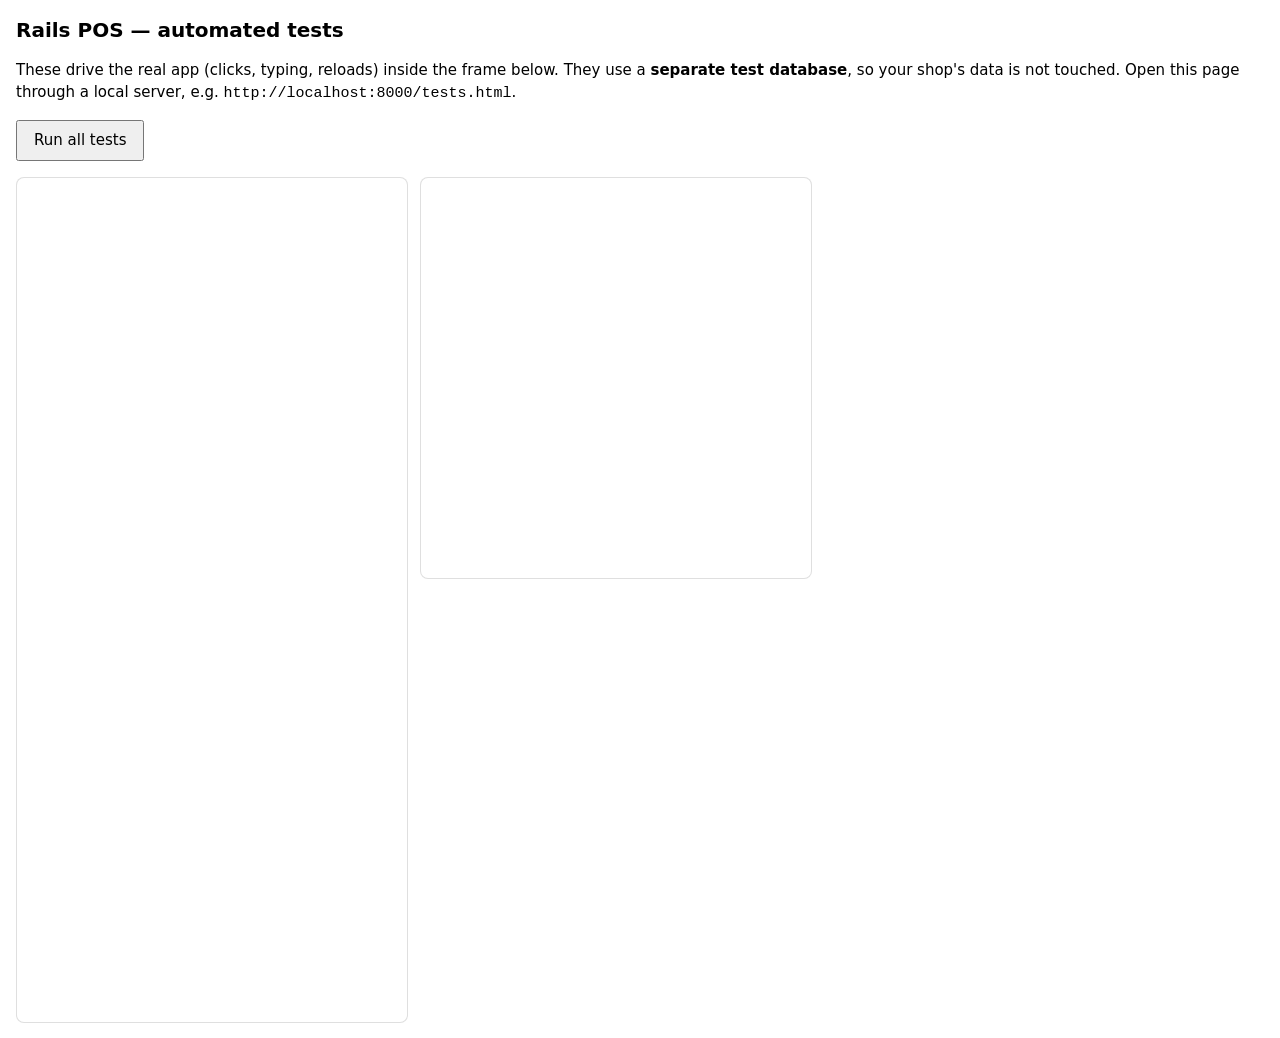
<file: tests.html>
<!doctype html>
<html lang="en">
<head>
<meta charset="utf-8">
<meta name="viewport" content="width=device-width, initial-scale=1">
<title>Rails POS tests</title>
<style>
  :root { color-scheme: light dark; --ok: #157a3c; --bad: #b42318; }
  body { font: 15px/1.45 system-ui, sans-serif; margin: 16px; background: Canvas; color: CanvasText; }
  h1 { font-size: 20px; margin: 0 0 4px; }
  #summary { font-weight: 700; margin-left: 10px; }
  #results { padding-left: 22px; }
  #results li { margin: 4px 0; }
  .pass { color: var(--ok); } .fail { color: var(--bad); } .fail pre { white-space: pre-wrap; margin: 2px 0 6px; font-size: 12px; }
  .frames { display: flex; gap: 12px; flex-wrap: wrap; margin-top: 16px; }
  iframe { border: 1px solid #8884; border-radius: 8px; background: #fff; }
  button { font: inherit; padding: 8px 16px; }
</style>
</head>
<body>
<h1>Rails POS — automated tests</h1>
<p>These drive the real app (clicks, typing, reloads) inside the frame below. They use a <strong>separate test database</strong>, so your shop's data is not touched. Open this page through a local server, e.g. <code>http://localhost:8000/tests.html</code>.</p>
<button id="run">Run all tests</button><span id="summary"></span>
<ol id="results"></ol>
<div class="frames">
  <iframe id="app" title="App under test" width="390" height="844"></iframe>
  <iframe id="app2" title="Second tab" width="390" height="400"></iframe>
</div>

<script>
'use strict';
/* ---------- tiny test harness ---------- */
const TEST_DB = 'rails-pos-test';
const tests = [];
const test = (name, fn) => tests.push({ name, fn });
const sleep = ms => new Promise(r => setTimeout(r, ms));
let frame, w, d, P;

function use(f) { frame = f; w = f.contentWindow; d = f.contentDocument; P = w.__pos; }
async function waitFor(fn, ms = 4000, what = 'condition') {
  const end = Date.now() + ms;
  while (Date.now() < end) { try { if (fn()) return; } catch {} await sleep(30); }
  throw new Error('Timed out waiting for ' + what);
}
async function loadApp(f = document.getElementById('app')) {
  f.src = 'index.html?test=1&t=' + Date.now();
  await new Promise(r => { f.onload = r; });
  await waitFor(() => f.contentWindow.__pos && (f.contentWindow.__pos.ui.appActive || !f.contentDocument.getElementById('blocker').hidden), 5000, 'app to start');
  use(f);
}
async function blank(f) { f.src = 'about:blank'; await new Promise(r => { f.onload = r; }); }
function deleteDb() {
  return new Promise((resolve, reject) => {
    const r = indexedDB.deleteDatabase(TEST_DB);
    r.onsuccess = resolve; r.onerror = () => reject(r.error); r.onblocked = () => setTimeout(resolve, 300);
  });
}
const $ = sel => d.querySelector(sel);
function click(sel) { const el = $(sel); if (!el) throw new Error('Not found: ' + sel); el.click(); }
function type(sel, v) {
  const el = $(sel); if (!el) throw new Error('Not found: ' + sel);
  el.value = v;
  el.dispatchEvent(new w.Event('input', { bubbles: true }));
  el.dispatchEvent(new w.Event('change', { bubbles: true }));
}
const tick = (ms = 80) => sleep(ms);
function eq(actual, expected, label) {
  if (JSON.stringify(actual) !== JSON.stringify(expected)) throw new Error(`${label}: expected ${JSON.stringify(expected)}, got ${JSON.stringify(actual)}`);
}
function ok(cond, label) { if (!cond) throw new Error(label); }
async function confirmYes() { await waitFor(() => $('[data-action="confirm-ok"]'), 2000, 'confirm dialog'); click('[data-action="confirm-ok"]'); await tick(400); }
function closeModal() { const b = $('#modal [data-action="close-modal"]'); if (b) b.click(); }
async function nav(view) { closeModal(); click(`[data-action="nav"][data-view="${view}"]`); await tick(); }
const product = name => P.state.products.find(p => p.name === name);
const variant = (p, size, colour) => p.variants.find(v => v.size === size && v.colour === colour);
const lastSale = () => P.state.sales[P.state.sales.length - 1];
const movements = async () => (await P.DB.getAll('movements')).sort((a, b) => a.date.localeCompare(b.date));

/** Pick a product + size/colour in the picker and add qty to the cart. */
async function addItem(p, size, colour, qty = 1) {
  await nav('sell');
  click(`[data-action="pick"][data-id="${p.id}"]`); await tick();
  if (p.variants.length === 1) return;
  const sz = $(`[data-action="pk-size"][data-v="${size}"]`); if (!sz.classList.contains('on')) sz.click(); await tick(30);
  const co = $(`[data-action="pk-colour"][data-v="${colour}"]`); if (!co.classList.contains('on')) co.click(); await tick(30);
  for (let i = 1; i < qty; i++) { click('[data-action="pk-qty"][data-d="1"]'); await tick(20); }
  click('[data-action="pk-add"]'); await tick();
}
/** Open the cart and pay. */
async function pay(method = 'cash', tendered = '') {
  click('[data-action="open-cart"]'); await tick();
  click(`[data-action="pay"][data-pay="${method}"]`); await tick(30);
  if (method === 'cash' && !$('#cashRow').hidden) type('#tendered', tendered);
  await tick(30);
  click('#chargeBtn'); await tick(450);
}
const receiptText = () => $('#modal .receipt')?.textContent || '';

/* ---------- colour contrast (WCAG) ---------- */
function lum(hex) {
  const c = hex.trim().replace('#', '');
  const rgb = [0, 2, 4].map(i => parseInt(c.slice(i, i + 2), 16) / 255).map(v => v <= 0.03928 ? v / 12.92 : ((v + 0.055) / 1.055) ** 2.4);
  return 0.2126 * rgb[0] + 0.7152 * rgb[1] + 0.0722 * rgb[2];
}
const contrast = (a, b) => { const [x, y] = [lum(a), lum(b)].sort((m, n) => n - m); return (x + 0.05) / (y + 0.05); };

/* =================== TESTS =================== */

const OWNER = { user: 'Amish', pin: '5172' }; // the default owner account
async function signIn(user, pin) {
  $('#siUser').value = user; $('#siPin').value = pin;
  $('#siGo').click();
  await waitFor(() => !$('#siGo').disabled && ($('#signin').hidden || $('#siError').textContent), 4000, 'sign-in result');
}

/** First-time setup on a new device: create the owner (and shop / demo). */
async function setupShop(mode, shop, name, pin) {
  click(`[data-action="setup-go"][data-step="${mode}"]`); await tick();
  if (shop != null) type('#suShop', shop);
  type('#suName', name); type('#suPin', pin); type('#suPin2', pin);
  $('#setupForm').requestSubmit();
  await tick(400);
}

test('First-time setup: no built-in login; the owner creates their own; demo data on request', async () => {
  ok(!$('#setup').hidden, 'setup screen on a new device');
  ok($('#signin').hidden && $('.app-nav').inert, 'till locked behind it');
  eq(await P.DB.get('kv', 'auth'), undefined, 'no accounts exist yet');
  eq(await P.checkLogin('amish', OWNER.pin), null, 'no built-in Amish account');
  await setupShop('demo', 'Demo Boutique', 'Amish', '12');
  ok($('#setupErr').textContent.includes('4-digit'), 'short PIN refused');
  type('#suPin', OWNER.pin); type('#suPin2', '9999'); $('#setupForm').requestSubmit(); await tick(300);
  ok($('#setupErr').textContent.includes('not the same'), 'mismatched PINs refused');
  type('#suPin2', OWNER.pin); $('#setupForm').requestSubmit();
  await waitFor(() => $('#setup').hidden && P.ui.user, 4000, 'setup to finish');
  eq([$('#userLabel').textContent, P.state.settings.storeName, P.ui.user.role], ['Amish', 'Demo Boutique', 'owner'], 'signed in as the new owner');
  click('#lockBtn'); await tick(100);
});

test('Sign-in: covers the till; username is not case-sensitive; wrong PIN is refused', async () => {
  ok(!$('#signin').hidden, 'sign-in screen shown');
  ok($('.app-nav').inert, 'till is locked behind it');
  await signIn('amish', '1234');
  ok(!$('#signin').hidden && $('#siError').textContent.includes('Wrong'), 'wrong PIN refused');
  await signIn('nobody', OWNER.pin);
  ok(!$('#signin').hidden, 'unknown user refused');
  await signIn('  aMiSh ', '12');
  ok($('#siError').textContent.includes('4 digits'), 'short PIN rejected');
  await signIn('  aMiSh ', OWNER.pin);
  ok($('#signin').hidden, 'signed in with mixed-case username');
  eq($('#userLabel').textContent, 'Amish', 'name in header');
  ok(!$('.app-nav').inert, 'till usable');
  const auth = await P.DB.get('kv', 'auth');
  ok(!JSON.stringify(auth).includes(OWNER.pin), 'PIN is not stored in plain text');
});

test('First run loads 8 demo products and sample sales', async () => {
  eq(P.state.products.length, 8, 'products');
  ok(P.state.sales.length > 0, 'has demo sales');
  eq(P.state.meta.demo, true, 'demo flag');
  ok(P.state.meta.demo && !$('#banners').textContent.includes('Demo data'), 'no demo banner (Start fresh is in Settings)');
});

test('Start fresh empties the shop', async () => {
  await nav('settings'); click('#view-settings [data-action="start-fresh"]'); await confirmYes();
  eq([P.state.products.length, P.state.sales.length, P.state.meta.nextReceiptNo, P.state.meta.demo], [0, 0, 1, false], 'counts');
});

test('Add product: sizes × colours make the variant grid; names are escaped', async () => {
  await nav('stock');
  click('[data-action="add-product"]'); await tick();
  type('#fName', 'Test <b>Tee</b>'); type('#fCat', 'Tops'); type('#fPrice', '230'); type('#fCost', '100');
  type('#fSizes', 'S, M'); type('#fColours', 'Red, Blue'); await tick(30);
  type('#fAll', '5'); click('[data-action="np-all"]');
  click('[data-action="np-save"]'); await tick(300);
  const p = product('Test <b>Tee</b>');
  ok(p, 'product exists');
  eq(p.variants.map(v => `${v.sku}:${v.stock}`), ['TB-RED-S:5', 'TB-RED-M:5', 'TB-BLU-S:5', 'TB-BLU-M:5'], 'variants');
  eq($('#stockList h3').innerHTML, 'Test &lt;b&gt;Tee&lt;/b&gt;', 'escaped heading');
  eq((await movements()).filter(m => m.reason === 'new').length, 4, 'opening stock movements');
});

test('Variant with its own price (XL costs more)', async () => {
  const p = product('Test <b>Tee</b>');
  click(`[data-action="add-variant"][data-id="${p.id}"]`); await tick();
  type('#vSize', 'XL'); type('#vColour', 'Red'); type('#vStock', '2'); type('#vPrice', '260');
  click('[data-action="variant-save"]'); await tick(300);
  const xl = variant(p, 'XL', 'Red');
  eq([xl.price, xl.stock], [26000, 2], 'XL price & stock');
  await nav('sell');
  ok($(`[data-action="pick"][data-id="${p.id}"]`).textContent.includes('from R230.00'), 'card shows "from" price');
});

test('Cash sale: totals, VAT, change, stock down, movement, tax invoice', async () => {
  const p = product('Test <b>Tee</b>');
  await addItem(p, 'M', 'Red', 2);
  await pay('cash', '500');
  const s = lastSale();
  eq([s.number, s.total, s.vat, s.change, s.paid], [1, 46000, 6000, 4000, 46000], 'sale numbers');
  eq(variant(p, 'M', 'Red').stock, 3, 'stock after sale');
  const m = (await movements()).filter(x => x.reason === 'sale');
  eq(m.map(x => [x.change, x.after, x.ref]), [[-2, 3, '#00001']], 'sale movement');
  ok(receiptText().includes('TAX INVOICE'), 'tax invoice header');
  ok($('#modal .receipt').innerHTML.includes('&lt;b&gt;'), 'receipt escapes HTML');
  // 80 mm layout: Qty / Description / Price / Total columns, 42 characters, big total
  const lines = receiptText().split('\n');
  ok(lines.some(l => /^Qty Description\s+Price\s+Total$/.test(l)) && lines.some((l, i) => /^2x Test <b>Tee<\/b>\s+R230\.00\s+R460\.00$/.test(l) && lines[i + 1].trim() === '(M/Red)'), 'item columns (long names wrap under the description)');
  ok(lines.every(l => l.length <= 42), 'fits 80 mm (42 characters)');
  ok($('#modal .receipt .big')?.textContent.startsWith('TOTAL (ZAR)') || [...d.querySelectorAll('#modal .receipt .big')].some(b => b.textContent.startsWith('TOTAL (ZAR)')), 'total printed large');
  ok(receiptText().includes('Employee:') || !lastSale().cashier, 'employee line');
  // WhatsApp / email copy: plain text, 32 characters wide, no layout marks
  const plain = w.resolveDoc(`sale:${s.id}`).text;
  ok(plain.split('\n').every(l => l.length <= 32) && !plain.includes('\u0002') && plain.includes('TOTAL (ZAR)'), 'WhatsApp text 32 wide');
  closeModal();
});

test('Cannot sell more than is in stock', async () => {
  const p = product('Test <b>Tee</b>');
  await addItem(p, 'M', 'Blue', 5);
  click('[data-action="open-cart"]'); await tick();
  click('[data-action="line-qty"][data-d="1"]'); await tick();
  eq(P.ui.cart.lines[0].qty, 5, 'qty capped at stock');
  ok($('#toast').textContent.includes('Only 5 in stock'), 'warning shown');
  click('[data-action="clear-cart"]'); await tick();
  eq(P.ui.cart.lines.length, 0, 'cart cleared');
  click('[data-action="close-cart"]'); await tick();
});

test('Card sale with 10% discount', async () => {
  const p = product('Test <b>Tee</b>');
  await addItem(p, 'S', 'Blue');
  click('[data-action="open-cart"]'); await tick();
  click('[data-action="disc-type"][data-type="%"]'); type('#discountValue', '10'); await tick(30);
  await pay('card');
  const s = lastSale();
  eq([s.subtotal, s.discount, s.total, s.vat, s.payment], [23000, 2300, 20700, 2700, 'card'], 'sale');
  closeModal();
});

test('Partial return: 1 of 2 items, cash refund, credit note', async () => {
  await nav('sales');
  const s1 = P.state.sales[0];
  click(`[data-action="open-doc"][data-doc="sale:${s1.id}"]`); await tick();
  click('[data-action="open-return"]'); await tick();
  click('[data-action="ret-qty"][data-idx="0"][data-d="1"]'); await tick(30);
  click('[data-action="ret-method"][data-m="cash"]'); await tick(30);
  click('[data-action="ret-reason"][data-r="size"]'); await tick(30);
  ok($('[data-action="ret-reason"][data-r="size"]').classList.contains('on'), 'reason chosen');
  click('[data-action="ret-go"][data-mode="refund"]'); await tick(400);
  const r = s1.returns[0];
  eq([r.number, r.amount, r.vat, r.method, s1.status, r.reason], [1, 23000, 3000, 'cash', 'partial', 'size'], 'return, with its reason');
  eq(variant(product('Test <b>Tee</b>'), 'M', 'Red').stock, 4, 'stock back');
  ok(receiptText().includes('CREDIT NOTE') && receiptText().includes('CN00001'), 'credit note shown');
  closeModal();
});

test('Reports: revenue, average, profit and payment split include the refund', async () => {
  await nav('reports');
  click('[data-action="range"][data-range="today"]'); await tick();
  const k = n => $(`[data-k="${n}"]`).textContent;
  // gross 460 + 207 = 667, refund 230 -> 437; VAT 60 + 27 - 30 = 57; cost 200 + 100 - 100 = 200
  eq([k('revenue'), k('count'), k('avg'), k('profit')], ['R437.00', '2', 'R333.50', 'R180.00'], 'KPIs');
  ok(k('pay-cash').startsWith('R230.00'), 'cash net of refund: ' + k('pay-cash'));
  ok(k('pay-card').startsWith('R207.00'), 'card');
});

test('Reports: periods, chart, green money and A4 printouts', async () => {
  await nav('reports');
  click('[data-action="range"][data-range="7"]'); await tick();
  eq(d.querySelectorAll('.chart-col').length, 7, '7 day columns');
  ok(w.getComputedStyle($('[data-k="revenue"]')).color !== w.getComputedStyle($('.kpi .label')).color, 'money is coloured');
  click('[data-action="range"][data-range="yesterday"]'); await tick();
  eq($('[data-k="count"]').textContent, '0', 'nothing sold yesterday');
  click('[data-action="range"][data-range="custom"]'); await tick();
  ok(!$('#customRange').hidden, 'date pickers shown');
  click('[data-action="range"][data-range="month"]'); await tick();
  const range = w.reportRange('today');
  const docs = [w.a4Summary(range), w.a4SalesList(range), w.a4Stock(), w.a4Cashups(range)];
  for (const h of docs) ok(!/undefined|NaN/.test(h), 'no undefined/NaN in A4 report');
  ok(docs[0].includes('R437.00'), 'summary has net takings');
  ok(docs[1].includes('CN00001') && docs[1].includes('-R230.00'), 'sales list has the refund');
  ok(docs[2].includes('Test &lt;b&gt;Tee&lt;/b&gt;') && docs[2].includes('TB-RED-S'), 'stock report escaped, lists SKUs');
  click('[data-action="print-menu"]'); await tick();
  eq(d.querySelectorAll('#modal input[name="a4kind"]').length, 7, 'seven A4 reports offered');
  const origPrint = w.print; let printed = false; w.print = () => { printed = true; };
  $('#modal input[value="stock"]').checked = true;
  click('[data-action="print-a4"]'); await tick(150);
  w.print = origPrint;
  ok(printed && d.body.classList.contains('printing-a4') && $('#printA4').textContent.includes('Stock on hand'), 'A4 print prepared');
  ok($('#pageSize').textContent.includes('A4'), 'A4 page size');
  w.setPrintMode('none');
  ok(!d.body.classList.contains('printing-a4') && !$('#pageSize').textContent, 'back to slip printing');
});

test('Exchange: return the other item as credit, buy a dearer one, pay the difference', async () => {
  await nav('sales');
  const s1 = P.state.sales[0];
  click(`[data-action="open-doc"][data-doc="sale:${s1.id}"]`); await tick();
  click('[data-action="open-return"]'); await tick();
  click('[data-action="ret-all"]'); await tick(30);
  click('[data-action="ret-go"][data-mode="exchange"]'); await tick(400);
  eq([P.ui.cart.credit.amount, s1.status], [23000, 'returned'], 'credit in cart, sale fully returned');
  click('[data-action="close-cart"]'); await tick();
  const p = product('Test <b>Tee</b>');
  await addItem(p, 'XL', 'Red');
  await pay('cash', '');
  const s = lastSale();
  eq([s.total, s.creditUsed, s.paid, s.creditRef, P.ui.cart.credit], [26000, 23000, 3000, 'CN00002', null], 'exchange sale');
  ok(receiptText().includes('Credit CN00002'), 'receipt shows credit');
  closeModal();
});

test('Cancelling an exchange turns the credit into a cash refund', async () => {
  await nav('sales');
  const s2 = P.state.sales[1];
  click(`[data-action="open-doc"][data-doc="sale:${s2.id}"]`); await tick();
  click('[data-action="open-return"]'); await tick();
  click('[data-action="ret-all"]'); await tick(30);
  click('[data-action="ret-go"][data-mode="exchange"]'); await tick(400);
  eq(P.ui.cart.credit.amount, 20700, 'credit');
  click('[data-action="clear-cart"]'); await confirmYes();
  eq([P.ui.cart.credit, s2.returns[0].method], [null, 'cash'], 'credit refunded in cash');
  closeModal();
  click('[data-action="close-cart"]'); await tick();
});

test('Not VAT registered: plain receipt with no VAT', async () => {
  await nav('settings'); await tick(200);
  const cb = $('[data-setting="vatRegistered"]'); cb.checked = false; cb.dispatchEvent(new w.Event('change', { bubbles: true })); await tick(300);
  await addItem(product('Test <b>Tee</b>'), 'S', 'Red');
  await pay('eft');
  const s = lastSale();
  eq([s.vat, s.vatRate], [0, 0], 'no VAT');
  ok(receiptText().includes('RECEIPT') && !receiptText().includes('TAX INVOICE') && !/VAT/.test(receiptText()), 'plain receipt');
  closeModal();
});

test('VAT vendor: VAT number on invoice; over R5 000 asks for the buyer', async () => {
  await nav('settings'); await tick(200);
  const cb = $('[data-setting="vatRegistered"]'); cb.checked = true; cb.dispatchEvent(new w.Event('change', { bubbles: true })); await tick(300);
  type('[data-setting="vatNumber"]', '4123456789'); await tick(200);
  await nav('stock');
  click('[data-action="add-product"]'); await tick();
  type('#fName', 'Wedding Suit'); type('#fPrice', '6000'); type('#fCost', '3000'); type('#fSizes', '40'); type('#fColours', 'Black'); type('#fAll', '1');
  click('[data-action="np-all"]'); click('[data-action="np-save"]'); await tick(300);
  await addItem(product('Wedding Suit'));
  await pay('card');
  ok($('#cName'), 'customer form opened');
  type('#cName', 'Thandi Mokoena'); type('#cAddress', '5 Main Road, Durban');
  click('[data-action="customer-save"]'); await tick(450);
  const s = lastSale();
  eq([s.total, s.customer.name], [600000, 'Thandi Mokoena'], 'sale with customer');
  const t = receiptText();
  ok(t.includes('TAX INVOICE') && t.includes('VAT No. 4123456789') && t.includes('Customer: Thandi Mokoena'), 'full tax invoice');
  closeModal();
});

test('Changing the VAT rate changes the next receipt', async () => {
  await nav('settings'); await tick(200);
  type('[data-setting="vatRate"]', '10'); await tick(300);
  await addItem(product('Test <b>Tee</b>'), 'S', 'Red');
  await pay('card');
  eq([lastSale().vat, lastSale().vatRate], [2091, 10], 'VAT at 10%');
  ok(receiptText().includes('VAT @ 10%'), 'receipt line');
  closeModal();
  await nav('settings'); await tick(200); type('[data-setting="vatRate"]', '15'); await tick(300);
});

test('Stock +/− taps make one "adjusted" movement; typed count is a "stock count"', async () => {
  await nav('stock');
  const p = product('Test <b>Tee</b>'); const v = variant(p, 'M', 'Blue');
  for (let i = 0; i < 3; i++) { click(`[data-action="stock-d"][data-id="${v.id}"][data-d="1"]`); await tick(30); }
  await tick(1000);
  type(`[data-stock-input="${v.id}"]`, '20'); await tick(1000);
  const m = (await movements()).filter(x => x.variantId === v.id && ['adjust', 'count'].includes(x.reason));
  eq(m.map(x => [x.reason, x.change, x.after]), [['adjust', 3, 8], ['count', 12, 20]], 'movements');
});

test('Receive a delivery and see it in the stock history', async () => {
  const p = product('Test <b>Tee</b>');
  click(`[data-action="receive"][data-id="${p.id}"]`); await tick();
  type('[data-recv]', '4'); type('#rcvNote', 'INV-77');
  click('[data-action="receive-save"]'); await tick(300);
  eq(p.variants[0].stock, 7, 'S/Red received 4');
  click(`[data-action="history"][data-id="${p.id}"]`); await tick(300);
  const h = $('#modal').textContent;
  ok(h.includes('Received') && h.includes('INV-77') && h.includes('Sold') && h.includes('Returned'), 'history lists receive, sale and return');
  closeModal();
});

/** Repeatable "random" numbers (mulberry32): the same noise on every run, so the barcode test never passes or fails by chance. */
function seededRandom(seed) { return () => { seed = (seed + 0x6D2B79F5) | 0; let t = Math.imul(seed ^ (seed >>> 15), 1 | seed); t = (t + Math.imul(t ^ (t >>> 7), 61 | t)) ^ t; return ((t ^ (t >>> 14)) >>> 0) / 4294967296; }; }
/** Draw bar/space widths like a printed label; optional fractional module size, blur, noise, upside down. */
function drawBarcode(widths, { module = 3, blur = 0, noise = 0, upsideDown = false } = {}) {
  const ws = upsideDown ? widths.slice().reverse() : widths;
  const quiet = 14 * module;
  const W = Math.ceil(ws.reduce((a, b) => a + b, 0) * module + quiet * 2), H = 110;
  const c = document.createElement('canvas'); c.width = W; c.height = H;
  const g = c.getContext('2d');
  g.fillStyle = 'rgb(232,232,226)'; g.fillRect(0, 0, W, H);
  g.fillStyle = 'rgb(28,28,34)';
  let x = quiet;
  ws.forEach((wd, i) => { if (i % 2 === 0) g.fillRect(x, 8, wd * module, H - 16); x += wd * module; });
  let out = c;
  if (blur) { out = document.createElement('canvas'); out.width = W; out.height = H; const g2 = out.getContext('2d'); g2.filter = `blur(${blur}px)`; g2.drawImage(c, 0, 0); }
  const img = out.getContext('2d').getImageData(0, 0, W, H);
  if (noise) { const rand = seededRandom(widths.length * 7919 + noise); for (let i = 0; i < img.data.length; i += 4) { const n = (rand() - 0.5) * noise; for (let k = 0; k < 3; k++) img.data[i + k] = Math.max(0, Math.min(255, img.data[i + k] + n)); } }
  return img;
}

test('Barcodes: the built-in reader reads tag (EAN-13) and SKU (Code 128) barcodes; a scan finds the product', async () => {
  const B = P.Barcode;
  ok(B.C128.slice(0, 106).every(p => p.reduce((a, b) => a + b, 0) === 11) && B.C128[106].reduce((a, b) => a + b, 0) === 13, 'Code 128 table widths');
  eq(new Set(B.C128.map(p => p.join(''))).size, 107, 'Code 128 patterns are all different');
  const ean = B.encodeEAN13('600123456789');
  eq(ean.text, '6001234567899', 'EAN-13 check digit'); // 6+0+2+4+6+8 + 3×(0+1+3+5+7+9) = 101 → 9
  const cases = [
    [ean.widths, ean.text, {}],
    [ean.widths, ean.text, { module: 2.3, blur: 1, noise: 40 }],
    [ean.widths, ean.text, { module: 3, blur: 1.5, noise: 40 }],
    [ean.widths, ean.text, { module: 4, blur: 2 }],
    [ean.widths, ean.text, { upsideDown: true, module: 2.6, blur: 0.8 }],
    [B.encodeEAN13('012345678905').widths, B.encodeEAN13('012345678905').text, { module: 2.4 }], // a UPC-A product (leading 0)
    [B.encode128('TB-RED-S').widths, 'TB-RED-S', { module: 2.6, blur: 1, noise: 30 }],
    [B.encode128('SS3-BLA-ONES').widths, 'SS3-BLA-ONES', { upsideDown: true, module: 2.5 }],
    [B.encode128('SS3-BLA-ONES').widths, 'SS3-BLA-ONES', { module: 3, blur: 1.5, noise: 40 }],
  ];
  for (const [widths, text, opt] of cases) {
    const got = B.decodeImageData(drawBarcode(widths, opt));
    ok(got.length >= 2 && got.every(c => c === text), `read ${text} ${JSON.stringify(opt)} → ${JSON.stringify(got.slice(0, 3))}`);
  }
  const bad = ean.widths.slice(); bad[21] += 2; // a smudged bar
  ok(!B.decodeImageData(drawBarcode(bad)).length, 'a damaged barcode is not accepted');

  // Give a size its tag barcode; a USB scanner (types + Enter) and the camera both find it
  await nav('stock');
  const v = variant(product('Test <b>Tee</b>'), 'M', 'Blue');
  click(`[data-action="edit-variant"][data-id="${v.id}"]`); await tick();
  type('#vBarcode', ean.text);
  click('[data-action="variant-save"]'); await tick(200);
  eq(variant(product('Test <b>Tee</b>'), 'M', 'Blue').barcode, ean.text, 'barcode saved on the variant');
  await nav('sell');
  type('#sellSearch', ean.text);
  $('#sellSearch').dispatchEvent(new w.KeyboardEvent('keydown', { key: 'Enter', bubbles: true })); await tick();
  eq(P.cartTotals().count, 1, 'scanner + Enter adds the item');
  w.onScanned(ean.text, 'sell'); await tick();
  eq(P.cartTotals().count, 2, 'camera scan adds it too');
  ok($('#scanner').hidden, 'scanner closed');
  await P.actions['clear-cart'](); await tick();
  eq(P.cartTotals().count, 0, 'cart emptied');
});

test('Receipt barcode (v50): under every sale slip; scanning it opens the sale on Sales or Sell', async () => {
  const S = P.state;
  await nav('sell');
  const p = S.products.find(x => x.variants.some(v => v.stock >= 3)), v = p.variants.find(x => x.stock >= 3);
  w.addToCart(v.id, 1); await tick();
  await pay('card');
  const s = lastSale(), code = P.receiptCode(s);
  ok(/^R([A-Z]-)?\d{5}$/.test(code), 'receipt code ' + code);
  // On screen, under the receipt; the bars read back as the code with the till's own reader
  const bc = $('#modal .doc-paper .slip-bc');
  ok(bc && bc.querySelector('svg rect') && bc.textContent.includes(code), 'barcode under the receipt on screen');
  const rects = [...bc.querySelectorAll('svg rect')].map(r => [+r.getAttribute('x'), +r.getAttribute('width')]);
  const widths = []; rects.forEach(([x, wd], i) => { if (i) widths.push(x - rects[i - 1][0] - rects[i - 1][1]); widths.push(wd); });
  const read = P.Barcode.decodeImageData(drawBarcode(widths, { module: 2.5, blur: 0.8, noise: 20 }));
  ok(read.length && read.every(c => c === code), 'the bars read back as ' + code + ' → ' + JSON.stringify(read.slice(0, 2)));
  closeModal(); await tick();
  // Printed slip: same barcode under the text; the WhatsApp / email text is unchanged
  const orig = w.print; w.print = () => {};
  await w.printDoc(`sale:${s.id}`); await tick(50);
  w.print = orig;
  ok($('#printArea pre.slip') && $('#printArea .slip-bc svg rect'), 'printed slip has the barcode');
  w.setPrintMode('none');
  ok(!w.resolveDoc(`sale:${s.id}`).text.includes(code), 'plain-text receipt has no barcode code');
  // Finding the sale from what a scanner or a person types
  eq([P.findSaleByCode(code)?.id, P.findSaleByCode(code.toLowerCase())?.id, P.findSaleByCode(code.slice(1))?.id], [s.id, s.id, s.id], 'R-code, lower case and the plain receipt number');
  eq([P.findSaleByCode('R99999'), P.findSaleByCode('Rose'), P.findSaleByCode('')], [null, null, null], 'unknown codes and words find nothing');
  // Sales screen: a USB scanner types the code + Enter
  await nav('sales');
  type('#salesSearch', code);
  $('#salesSearch').dispatchEvent(new w.KeyboardEvent('keydown', { key: 'Enter', bubbles: true })); await tick();
  ok(!$('#modal').hidden && $('#modal').textContent.includes(code.slice(1)) && $('#modal [data-action="open-return"]'), 'Enter in Sales opens the sale, with Return / exchange');
  eq($('#salesSearch').value, '', 'search box cleared');
  closeModal(); await tick();
  ok($('#view-sales [data-action="scan"][data-target="sales"]'), 'Sales has a Scan receipt button');
  w.onScanned(code, 'sales'); await tick();
  ok(!$('#modal').hidden && $('#modal').textContent.includes(code.slice(1)), 'camera scan on Sales opens it');
  closeModal(); await tick();
  w.onScanned('R99999', 'sales'); await tick();
  ok($('#modal').hidden && $('#salesSearch').value === 'R99999', 'unknown receipt: left in the search box, nothing opened');
  type('#salesSearch', ''); w.renderSales();
  // Sell screen: scanning a receipt opens the sale and adds nothing to the cart
  await nav('sell');
  const before = P.cartTotals().count;
  type('#sellSearch', code);
  $('#sellSearch').dispatchEvent(new w.KeyboardEvent('keydown', { key: 'Enter', bubbles: true })); await tick();
  ok(!$('#modal').hidden && $('#modal').textContent.includes(code.slice(1)) && P.cartTotals().count === before && $('#sellSearch').value === '', 'receipt scanned on Sell opens the sale');
  closeModal(); await tick();
  w.onScanned(code, 'sell'); await tick();
  ok(!$('#modal').hidden && P.cartTotals().count === before, 'camera scan on Sell opens it too');
  closeModal(); await tick();
});

test('Product photo: shrunk to a small square and shown on the till', async () => {
  const c = document.createElement('canvas'); c.width = 1600; c.height = 1000;
  const g = c.getContext('2d'); g.fillStyle = '#c33'; g.fillRect(0, 0, 1600, 1000); g.fillStyle = '#fff'; g.fillRect(700, 400, 200, 200);
  const blob = await new Promise(r => c.toBlob(r, 'image/png'));
  const url = await P.resizePhoto(new w.File([await blob.arrayBuffer()], 'shirt.png', { type: 'image/png' }));
  ok(url.startsWith('data:image/jpeg;base64,') && url.length < 20000, 'small JPEG (' + url.length + ' chars)');
  await nav('stock');
  const tee = product('Test <b>Tee</b>');
  click(`[data-action="edit-product"][data-id="${tee.id}"]`); await tick();
  P.ui.formPhoto = url;
  click('[data-action="ep-save"]'); await tick(200);
  eq(product('Test <b>Tee</b>').photo, url, 'saved on the product');
  await nav('sell');
  ok($(`[data-action="pick"][data-id="${tee.id}"] img.thumb`), 'thumbnail on the product tile');
  const p2 = product('Test <b>Tee</b>'); const keep = p2.photo; p2.photo = 'javascript:alert(1)'; w.renderSell();
  ok(!$(`[data-action="pick"][data-id="${tee.id}"] img`), 'anything that is not a small picture is never shown');
  p2.photo = keep; w.renderSell();
});

/** Render an inline SVG to pixels (to check a printed barcode really scans). */
async function svgToImageData(svg, W, H) {
  const s = svg.cloneNode(true);
  s.setAttribute('xmlns', 'http://www.w3.org/2000/svg'); s.setAttribute('width', W); s.setAttribute('height', H);
  const img = new Image();
  await new Promise((res, rej) => { img.onload = res; img.onerror = rej; img.src = 'data:image/svg+xml;charset=utf-8,' + encodeURIComponent(new XMLSerializer().serializeToString(s)); });
  const c = document.createElement('canvas'); c.width = W; c.height = H;
  const g = c.getContext('2d'); g.fillStyle = '#fff'; g.fillRect(0, 0, W, H); g.drawImage(img, 0, 0, W, H);
  return g.getImageData(0, 0, W, H);
}

test('Barcode labels: right number of labels and sheets; the printed barcode scans back to the SKU', async () => {
  await nav('stock');
  const tee = product('Test <b>Tee</b>');
  click(`[data-action="labels"][data-id="${tee.id}"]`); await tick();
  click('[data-action="lb-fill"][data-mode="one"]'); await tick();
  const n = tee.variants.length;
  type('#lbStart', '23'); await tick();
  ok($('#lbCount').textContent.startsWith(`${n} labels`) && $('#lbCount').textContent.includes('2 sheets'), 'count: ' + $('#lbCount').textContent);
  const orig = w.print; let printed = false; w.print = () => { printed = true; };
  click('[data-action="lb-print"]'); await tick(200);
  w.print = orig;
  ok(printed, 'print window opened');
  eq([d.querySelectorAll('#printA4 .lbl').length, d.querySelectorAll('#printA4 .lbl-sheet').length], [n, 2], 'labels and sheets (starting at label 23)');
  ok($('#pageSize').textContent.includes('margin: 0'), 'edge-to-edge A4 page for label sheets');
  ok($('#printA4').innerHTML.includes('Test &lt;b&gt;Tee&lt;/b&gt;'), 'names escaped');
  const label = $('#printA4 .lbl');
  const sku = label.querySelector('.lbl-sku').textContent;
  const got = P.Barcode.decodeImageData(await svgToImageData(label.querySelector('svg'), 900, 120));
  ok(got.length >= 2 && got.every(c => c === sku), `label barcode reads back as ${sku}: ${JSON.stringify(got.slice(0, 2))}`);
  eq(P.findByCode(sku)?.product.id, tee.id, 'and finds the product');
  // Label printer (roll): one label per page, page = label size; the choice is remembered
  const pick = async v => { const sel = $('#lbSheet'); sel.value = v; sel.dispatchEvent(new w.Event('change', { bubbles: true })); await tick(); };
  click(`[data-action="labels"][data-id="${tee.id}"]`); await tick();
  await pick('roll_50x30');
  click('[data-action="lb-fill"][data-mode="one"]'); await tick();
  ok(!$('#lbStart') && !$('#lbCount').textContent.includes('sheet'), 'roll: no sheets or start position');
  w.print = () => { printed = true; };
  click('[data-action="lb-print"]'); await tick(200);
  w.print = orig;
  eq(d.querySelectorAll('#printA4 .lbl-sheet.roll').length, n, 'one page per label');
  ok($('#pageSize').textContent.includes('50mm 30mm'), 'page is the label size');
  click(`[data-action="labels"][data-id="${tee.id}"]`); await tick();
  eq($('#lbSheet').value, 'roll_50x30', 'label printer remembered on this device');
  await pick('a4_24');
  closeModal();
  w.setPrintMode('none');
});

test('Licence: free trial on a device without a shop account; after it ends selling pauses but data stays usable', async () => {
  const meta = P.state.meta, keep = meta.installedAt;
  eq(P.licence().state, 'trial', 'new device is on the free trial');
  meta.installedAt = new Date(Date.now() - 10 * 864e5).toISOString(); w.renderAll();
  ok(P.licence().left <= 7 && $('#banners').textContent.includes('days left'), 'reminder in the last week');
  meta.installedAt = new Date(Date.now() - 20 * 864e5).toISOString(); w.renderAll();
  eq([P.licence().state, P.sellingAllowed()], ['trial-over', false], 'trial over');
  ok($('#banners').textContent.includes('Selling is paused'), 'banner explains');
  await addItem(product('Test <b>Tee</b>'), 'S', 'Blue');
  ok($('#chargeBtn').disabled && $('#chargeBtn').textContent.includes('paused'), 'Charge disabled');
  const n = P.state.sales.length;
  await w.checkout();
  eq(P.state.sales.length, n, 'no sale possible');
  await nav('reports');
  eq(P.ui.view, 'reports', 'reports still open');
  meta.installedAt = keep; await P.actions['clear-cart'](); w.renderAll();
  ok(P.sellingAllowed(), 'selling back on');
});

test('Cart (with discount) survives a reload', async () => {
  await addItem(product('Test <b>Tee</b>'), 'S', 'Red');
  click('[data-action="open-cart"]'); await tick();
  click('[data-action="disc-type"][data-type="R"]'); type('#discountValue', '20'); await tick(500);
  const before = { sales: P.state.sales.length, products: P.state.products.length, next: P.state.meta.nextReceiptNo };
  await loadApp();
  eq([P.ui.cart.lines.length, $('#discountValue').value], [1, '20'], 'cart restored');
  eq({ sales: P.state.sales.length, products: P.state.products.length, next: P.state.meta.nextReceiptNo }, before, 'data persisted');
  click('[data-action="open-cart"]'); await tick();
  click('[data-action="clear-cart"]'); await tick();
  click('[data-action="close-cart"]'); await tick();
});

test('Cash-up: expected cash, short amount, Z-report, new shift', async () => {
  const sh = P.computeShift(P.state.meta.lastCashupAt, new Date().toISOString());
  // cash in: 460 (sale 1) + 30 (exchange top-up); cash out: 230 refund + 207 cancelled exchange
  eq([sh.cashSales, sh.cashOut, sh.expected], [49000, 43700, 5300], 'shift maths');
  await nav('reports');
  click('[data-action="cashup"]'); await tick();
  type('#cuCounted', '43'); type('#cuFloat', '500'); await tick(30);
  ok($('#cuDiff').textContent.includes('Short by R10.00'), 'shows short');
  click('[data-action="cashup-save"]'); await tick(400);
  const z = P.state.cashups[0];
  eq([z.number, z.expected, z.counted, z.diff, P.state.meta.float], [1, 5300, 4300, -1000, 50000], 'z record');
  ok(receiptText().includes('SHORT'), 'Z text');
  closeModal();
  eq(P.computeShift(P.state.meta.lastCashupAt, new Date().toISOString()).salesCount, 0, 'new shift is empty');
});

/** Open the cart sheet and start a lay-by from it. */
async function startLayby() {
  click('[data-action="open-cart"]'); await tick();
  ok(!$('#laybyBtn').hidden && !$('#laybyBtn').disabled, 'Lay-by button available');
  click('#laybyBtn'); await tick();
}
async function openClient(id) {
  await nav('customers');
  click(`[data-action="open-customer"][data-id="${id}"]`); await tick();
}
const teeVariantWithMostStock = () => product('Test <b>Tee</b>').variants.slice().sort((a, b) => b.stock - a.stock)[0];

test('Lay-bys: new client, deposit, add more items later, payments, overdue, statement, collect = tax invoice listing all payments', async () => {
  const tee = product('Test <b>Tee</b>');
  const stockS = variant(tee, 'S', 'Blue').stock;
  // 1. A dress is put aside for a new client, with a R50 cash deposit
  await addItem(tee, 'S', 'Blue');
  await startLayby();
  $('details.lbf-new').open = true;
  type('#ncName', 'Rumaanah Test'); type('#ncPhone', '082 111 2222'); type('#ncEmail', 'client@example.test');
  type('#lbfAmount', '50');
  click('[data-action="lbf-save"]'); await tick(400);
  const c = P.state.customers.find(x => x.name === 'Rumaanah Test');
  ok(c, 'client created');
  const lb = P.state.laybys.find(l => l.customerId === c.id);
  eq([lb.items.length, lb.total, P.lbPaid(lb), lb.status], [1, 23000, 5000, 'open'], 'lay-by with deposit');
  eq(variant(product('Test <b>Tee</b>'), 'S', 'Blue').stock, stockS - 1, 'item put aside: stock down');
  ok(receiptText().includes('LAY-BY PAYMENT RECEIPT') && receiptText().includes('BALANCE DUE') && receiptText().includes('R180.00'), 'slip shows what is still owed');
  closeModal(); await tick();

  // 2. The client comes back and adds another item to the SAME lay-by (from her profile)
  await openClient(c.id);
  click(`[data-action="cust-sell"][data-id="${c.id}"]`); await tick();
  eq([P.ui.view, P.ui.cart.customerId], ['sell', c.id], 'selling to this client');
  await addItem(product('Test <b>Tee</b>'), 'M', 'Blue');
  await startLayby();
  click(`[data-action="lbf-target"][data-v="${lb.id}"]`); await tick();
  click('[data-action="lbf-save"]'); await tick(400);
  eq([lb.items.length, lb.total, P.lbBalance(lb)], [2, 46000, 41000], 'second item added to the same lay-by');
  closeModal(); await tick();

  // 3. A card payment; then it goes overdue (still payable)
  await openClient(c.id);
  click(`[data-action="lb-pay"][data-id="${lb.id}"]`); await tick();
  type('#lbpAmount', '100'); click('[data-action="lbp-method"][data-m="card"]');
  click('[data-action="lbp-save"]'); await tick(300);
  eq(P.lbBalance(lb), 31000, 'card payment taken');
  closeModal();
  lb.dueDate = '2000-01-01';
  ok(P.lbOverdue(lb), 'past the pay-by date = overdue');
  await nav('customers');
  ok($('#custList').textContent.includes('overdue'), 'overdue shown in the clients list');
  const st = P.statementText(c);
  ok(st.includes('R50.00') && st.includes('R100.00') && st.includes('R310.00') && st.includes('OVERDUE'), 'statement lists payments, balance and overdue');
  w.showDoc(`stmt:${c.id}`); await tick();
  eq($('#emailTo').value, 'client@example.test', 'client email filled in');
  ok(w.mailtoUrl(`stmt:${c.id}`).startsWith('mailto:client%40example.test?subject=Statement'), 'email opens addressed to the client');
  closeModal();

  // 4. Pays the rest in cash (overdue doesn't block it), collects → tax invoice with every payment
  await openClient(c.id);
  click(`[data-action="lb-pay"][data-id="${lb.id}"]`); await tick();
  eq($('#lbpAmount').value, '310.00', 'balance suggested');
  click('[data-action="lbp-save"]'); await tick(300);
  eq(P.lbState(lb), 'ready', 'paid in full');
  closeModal();
  lb.dueDate = '2099-01-01';
  await openClient(c.id);
  click(`[data-action="lb-collect"][data-id="${lb.id}"]`); await confirmYes();
  const sale = P.state.sales.find(s => s.laybyId === lb.id);
  ok(sale, 'tax invoice created');
  eq([sale.payment, sale.total, sale.customerId, lb.status], ['layby', 46000, c.id, 'completed'], 'collected');
  ok(receiptText().includes('Paid by lay-by') && ['R50.00', 'R100.00', 'R310.00'].every(x => receiptText().includes(x)), 'invoice lists all payments made');
  eq(variant(product('Test <b>Tee</b>'), 'S', 'Blue').stock, stockS - 1, 'collecting does not take stock off twice');
  closeModal();
  const sh = P.computeShift(P.state.meta.lastCashupAt, new Date().toISOString());
  eq([sh.laybyCash, sh.laybyCard], [36000, 10000], 'lay-by payments in the cash-up');
});

test('Lay-by cancel: refund minus a fee, or store credit (then used); items go back into stock', async () => {
  const c = P.state.customers.find(x => x.name === 'Rumaanah Test');
  const mk = async amount => {
    const v = teeVariantWithMostStock();
    P.ui.cart.customerId = c.id;
    await addItem(product('Test <b>Tee</b>'), v.size, v.colour);
    await startLayby();
    type('#lbfAmount', amount);
    click('[data-action="lbf-save"]'); await tick(400);
    closeModal();
    return { lb: P.state.laybys[P.state.laybys.length - 1], v, stock: variant(product('Test <b>Tee</b>'), v.size, v.colour).stock };
  };
  // Refund minus R20 fee, in cash
  const a = await mk('100');
  await openClient(c.id);
  click(`[data-action="lb-cancel"][data-id="${a.lb.id}"]`); await tick();
  type('#lbcFee', '20');
  click('[data-action="lbc-save"]'); await tick(300);
  eq([a.lb.status, a.lb.cancel.refund, a.lb.cancel.fee, a.lb.cancel.method], ['cancelled', 8000, 2000, 'cash'], 'refund minus fee');
  eq(variant(product('Test <b>Tee</b>'), a.v.size, a.v.colour).stock, a.stock + 1, 'item back in stock');
  ok(receiptText().includes('LAY-BY CANCELLED') && receiptText().includes('R80.00'), 'cancellation slip');
  closeModal();
  eq(P.computeShift(P.state.meta.lastCashupAt, new Date().toISOString()).laybyRefundCash, 8000, 'cash refund comes off the expected cash');
  // Store credit, then used on a new lay-by
  const b = await mk('100');
  await openClient(c.id);
  click(`[data-action="lb-cancel"][data-id="${b.lb.id}"]`); await tick();
  click('[data-action="lbc-mode"][data-v="credit"]'); await tick();
  click('[data-action="lbc-save"]'); await tick(300);
  eq(c.credit, 10000, 'R100 store credit');
  closeModal();
  const v = teeVariantWithMostStock();
  P.ui.cart.customerId = c.id;
  await addItem(product('Test <b>Tee</b>'), v.size, v.colour);
  await startLayby();
  type('#lbfAmount', '60'); click('[data-action="lbf-method"][data-m="credit"]');
  click('[data-action="lbf-save"]'); await tick(400);
  const used = P.state.laybys[P.state.laybys.length - 1];
  eq([c.credit, used.payments[0].method, used.payments[0].amount], [4000, 'credit', 6000], 'credit used as a payment');
  closeModal();
  await openClient(c.id);
  click(`[data-action="lb-cancel"][data-id="${used.id}"]`); await tick();
  click('[data-action="lbc-mode"][data-v="credit"]'); await tick();
  click('[data-action="lbc-save"]'); await tick(300);
  eq(c.credit, 10000, 'credit returned when cancelled again');
  closeModal();
});

/** A tiny .xlsx (zip) built in the test: one entry stored, the others deflated. */
async function makeXlsx(files) {
  const enc = new TextEncoder();
  const parts = [], central = [];
  let offset = 0;
  for (const [name, text] of Object.entries(files)) {
    const raw = enc.encode(text);
    const deflate = name.includes('sheet');
    const data = deflate ? new Uint8Array(await new Response(new Blob([raw]).stream().pipeThrough(new CompressionStream('deflate-raw'))).arrayBuffer()) : raw;
    const nm = enc.encode(name);
    const head = new DataView(new ArrayBuffer(30));
    head.setUint32(0, 0x04034b50, true); head.setUint16(8, deflate ? 8 : 0, true);
    head.setUint32(18, data.length, true); head.setUint32(22, raw.length, true); head.setUint16(26, nm.length, true);
    const cd = new DataView(new ArrayBuffer(46));
    cd.setUint32(0, 0x02014b50, true); cd.setUint16(10, deflate ? 8 : 0, true);
    cd.setUint32(20, data.length, true); cd.setUint32(24, raw.length, true); cd.setUint16(28, nm.length, true); cd.setUint32(42, offset, true);
    parts.push(head.buffer, nm, data); central.push(cd.buffer, nm);
    offset += 30 + nm.length + data.length;
  }
  const cdSize = central.reduce((a, b) => a + b.byteLength, 0);
  const end = new DataView(new ArrayBuffer(22));
  end.setUint32(0, 0x06054b50, true); end.setUint16(8, Object.keys(files).length, true); end.setUint16(10, Object.keys(files).length, true);
  end.setUint32(12, cdSize, true); end.setUint32(16, offset, true);
  return new Blob([...parts, ...central, end.buffer]).arrayBuffer();
}

test('Import stock (pasted from Excel, and an .xlsx file); existing items skipped or updated', async () => {
  await nav('stock');
  click('[data-action="import-stock"]'); await tick();
  const tsv = ['Product Name\tCategory\tSize\tColor\tSelling Price\tCost\tQty\tBarcode',
    'Import Dress\tGowns\t34\tGold\tR1 499,00\t700\t2\t',
    'Import Dress\tGowns\t36\tGold\t1499\t700\t1\t',
    'Import Dress\tGowns\t38\tGold\t1599\t700\t0\t',
    'Import Scarf\t\t\tIvory\t450\t180\t10\t6009876543210',
    'No Price Item\tTops\tM\tRed\t\t\t3\t'].join('\n');
  type('#impPaste', tsv);
  click('[data-action="imp-paste"]'); await tick();
  ok($('#impBody').textContent.includes('4 rows read') && $('#impBody').textContent.includes('2 new products'), 'preview: ' + $('#impBody .card')?.textContent.slice(0, 120));
  ok($('#impBody').textContent.includes('Row 6 (No Price Item)'), 'row without a price is reported');
  click('[data-action="imp-save"]'); await tick(300);
  const dress = product('Import Dress'), scarf = product('Import Scarf');
  eq(dress.variants.map(v => [v.size, v.colour, v.stock, v.price ?? null]), [['34', 'Gold', 2, null], ['36', 'Gold', 1, null], ['38', 'Gold', 0, 159900]], 'dress variants (own price for 38)');
  eq([dress.price, dress.cost, dress.category], [149900, 70000, 'Gowns'], 'dress price and cost');
  eq([scarf.variants[0].size, scarf.variants[0].barcode, scarf.category, scarf.variants[0].stock], ['One size', '6009876543210', 'General', 10], 'scarf defaults and barcode');
  const imported = (await movements()).filter(m => m.reason === 'import');
  eq(imported.length, 3, 'opening stock recorded as "Imported" (items with stock)');
  // Same file again: nothing new; with "update" ticked the stock is set as a count
  click('[data-action="import-stock"]'); await tick();
  const xml = s => `<?xml version="1.0" encoding="UTF-8"?>${s}`;
  const buf = await makeXlsx({
    'xl/workbook.xml': xml('<workbook xmlns:r="http://schemas.openxmlformats.org/officeDocument/2006/relationships"><sheets><sheet name="Stock" sheetId="1" r:id="rId1"/></sheets></workbook>'),
    'xl/_rels/workbook.xml.rels': xml('<Relationships><Relationship Id="rId1" Target="worksheets/sheet1.xml"/></Relationships>'),
    'xl/sharedStrings.xml': xml('<sst><si><t>Name</t></si><si><t>Size</t></si><si><t>Colour</t></si><si><t>Price</t></si><si><t>Stock</t></si><si><t>Import Dress</t></si><si><t>Gold</t></si><si><r><t>New </t></r><r><t>Top</t></r></si><si><t>S</t></si></sst>'),
    'xl/worksheets/sheet1.xml': xml(`<worksheet><sheetData>
      <row r="1"><c r="A1" t="s"><v>0</v></c><c r="B1" t="s"><v>1</v></c><c r="C1" t="s"><v>2</v></c><c r="D1" t="s"><v>3</v></c><c r="E1" t="s"><v>4</v></c></row>
      <row r="2"><c r="A2" t="s"><v>5</v></c><c r="B2"><v>34</v></c><c r="C2" t="s"><v>6</v></c><c r="D2"><v>1499</v></c><c r="E2"><v>5</v></c></row>
      <row r="3"><c r="A3" t="s"><v>7</v></c><c r="B3" t="s"><v>8</v></c><c r="D3"><v>299.5</v></c><c r="E3"><v>4</v></c></row>
    </sheetData></worksheet>`),
  });
  const rows = await w.readXlsx(buf);
  eq(rows, [['Name', 'Size', 'Colour', 'Price', 'Stock'], ['Import Dress', '34', 'Gold', '1499', '5'], ['New Top', 'S', '', '299.5', '4']], 'xlsx read (shared strings, rich text, numbers, empty cell)');
  w.setImportRows(rows); await tick();
  ok($('#impBody').textContent.includes('1 already exist'), 'existing size/colour would be skipped');
  $('#impUpdate').checked = true; $('#impUpdate').dispatchEvent(new w.Event('change', { bubbles: true })); await tick();
  click('[data-action="imp-save"]'); await tick(300);
  eq([variant(dress, '34', 'Gold').stock, product('New Top').variants[0].price ?? product('New Top').price], [5, 29950], 'updated stock; new product from xlsx');
  ok((await movements()).some(m => m.reason === 'count' && m.ref === 'Import' && m.change === 3), 'stock change recorded as a count');
});

test('Reports: reorder list, staff sales and commission; lay-by WhatsApp reminders', async () => {
  const range = { from: new Date(Date.now() - 30 * 86400000), to: new Date(Date.now() + 86400000), label: 'test' };
  // Reorder: out-of-stock and low items are listed with how many to buy
  const ro = w.reorderList(range);
  ok(ro.rows.length && ro.rows.every(r => r.stock <= P.state.settings.lowStock || r.lasts < 14), 'only low / running-out items');
  ok(ro.rows.some(r => r.variant.size === '38' && r.product.name === 'Import Dress' && r.buy >= 1), 'out-of-stock size 38 listed with something to buy');
  ok(ro.rows[0].stock <= 0, 'out of stock first');
  // Staff: net per person adds up to the report's net takings; commission on net excl. VAT
  const rep = w.buildReport(range);
  P.state.settings.commissionRate = 10;
  const sr = w.staffReport(range);
  eq(sr.net, rep.revenue, 'staff net sales = net takings');
  ok(Math.abs(sr.commission - Math.round(rep.exVat * 0.1)) <= sr.rows.length, `commission ≈ 10% of net excl. VAT (${sr.commission} vs ${Math.round(rep.exVat * 0.1)})`);
  await nav('reports');
  ok($('#staffCard').textContent.includes('commission'), 'staff card shows commission');
  type('#staffCard [data-setting="commissionRate"]', '0'); await tick(150);
  eq(P.state.settings.commissionRate, 0, 'rate saved from the Reports screen');
  const orig = w.print; w.print = () => {};
  w.printA4('reorder'); await tick(100);
  ok($('#printA4').textContent.includes('Reorder list') && $('#printA4').textContent.includes('Import Dress'), 'A4 reorder list');
  w.printA4('staff'); await tick(100);
  ok($('#printA4').textContent.includes('Staff sales & commission'), 'A4 staff report');
  // Best sellers: everything sold, returns taken off; by product or by size/colour; A4 and Excel
  const bs = w.bestSellers(range);
  const sold = rep.sales.reduce((a, s) => a + s.items.reduce((b, it) => b + it.qty, 0), 0) - rep.rets.reduce((a, x) => a + x.ret.items.reduce((b, ri) => b + ri.qty, 0), 0);
  eq(bs.qty, sold, 'items sold (net of returns) add up');
  ok(bs.rows.every((r, i, a) => i === 0 || a[i - 1].qty >= r.qty), 'ranked by items sold');
  const byValue = w.bestSellers(range, { sort: 'value' });
  ok(byValue.rows.every((r, i, a) => i === 0 || a[i - 1].value >= r.value) && byValue.value === bs.value, 'ranked by sales value');
  ok(w.bestSellers(range, { by: 'variant' }).rows.length >= bs.rows.length, 'by size and colour');
  P.ui.reportRange = '30'; w.renderReports(); await tick();
  click('[data-action="bs-open"]'); await tick(150);
  ok($('#bsBody .bs-table') && $('#bsBody').textContent.includes(bs.rows[0].name), 'See all shows the list');
  click('[data-action="bs-by"][data-v="variant"]'); await tick();
  ok($('#bsBody').textContent.includes(' / '), 'sizes and colours shown');
  let csvOut = ''; const dl = w.downloadFile; w.downloadFile = (n, t) => { csvOut = t; };
  click('[data-action="bs-csv"]'); await tick();
  w.downloadFile = dl;
  ok(csvOut.includes('Rank,Product,Size,Colour'), 'Excel file has the columns');
  click('[data-action="bs-print"]'); await tick(100);
  ok($('#printA4').textContent.includes('Best sellers'), 'A4 best sellers');
  P.ui.bs = { by: 'product', sort: 'qty', cat: '' };
  w.print = orig; w.setPrintMode('none');
  // Reminders: overdue / due soon / quiet lay-bys; message filled in; not again within a week
  const day = 86400000, iso = t => new Date(t).toISOString(), ymd = t => { const d = new Date(t); return `${d.getFullYear()}-${String(d.getMonth() + 1).padStart(2, "0")}-${String(d.getDate()).padStart(2, "0")}`; };
  const lb = (due, pays = [], reminders) => ({ status: 'open', number: 7, total: 100000, payments: pays, date: iso(Date.now() - 40 * day), dueDate: ymd(due), customer: { name: 'Ayesha Khan' }, reminders });
  ok(w.reminderReason(lb(Date.now() - 2 * day)).startsWith('Overdue'), 'overdue');
  eq(w.reminderReason(lb(Date.now() + 5 * day, [{ amount: 100, date: iso(Date.now()) }])), 'Due in 5 days', 'due soon');
  ok(w.reminderReason(lb(Date.now() + 60 * day)).startsWith('No payment for 40 days'), 'no payment for a month');
  eq(w.reminderReason(lb(Date.now() + 60 * day, [{ amount: 100, date: iso(Date.now() - 2 * day) }])), '', 'paying regularly: no reminder');
  eq(w.reminderReason(lb(Date.now() - 2 * day, [], [{ date: iso(Date.now() - 2 * day) }])), '', 'reminded 2 days ago: not again yet');
  const msg = w.reminderText(lb(Date.now() + 5 * day));
  ok(msg.startsWith('Hi Ayesha,') && msg.replace(/ /g, ' ').includes('R1 000.00') && msg.includes('LB'), 'message: ' + msg);
  await nav('customers');
  click('[data-action="cust-filter"][data-f="remind"]'); await tick();
  ok($('#custList .remind-row') || $('#custList .empty'), 'To remind list shows');
  const open = P.state.laybys.find(l => l.status === 'open' && P.state.customers.find(c => c.id === l.customerId)?.phone && l.total > l.payments.reduce((a, p) => a + p.amount, 0));
  if (open) {
    const before = (open.reminders || []).length;
    let url = ''; const wo = w.open; w.open = u => { url = u; };
    w.remindLayby(open.id); await tick(200);
    w.open = wo;
    ok(url.startsWith('https://wa.me/27') && decodeURIComponent(url).includes("LB"), 'WhatsApp opened with the reminder');
    eq((open.reminders || []).length, before + 1, 'reminder recorded on the lay-by');
  }
});

test('Email me my data: one zip with Excel files and a full backup; the stock list imports back', async () => {
  eq(w.crc32(new TextEncoder().encode('123456789')), 0xCBF43926, 'CRC-32 check value');
  const exp = await w.buildDataExport();
  ok(/^rails-pos-data-[a-z0-9-]+-\d{4}-\d\d-\d\d\.zip$/.test(exp.name), 'file name ' + exp.name);
  const got = await w.unzip(await exp.blob.arrayBuffer(), () => true);
  eq(Object.keys(got).sort(), ['READ ME.txt', 'backup.json', 'cashups.csv', 'clients.csv', 'layby-payments.csv', 'laybys.csv', 'sales.csv', 'stock.csv'], 'files in the zip');
  eq(JSON.parse(got['backup.json']).products.length, P.state.products.length, 'full backup inside');
  const back = w.rowsToItems(w.parseDelimited(got['stock.csv']));
  eq(back.items.length, P.state.products.reduce((a, p) => a + p.variants.length, 0), 'stock.csv reads back with Stock → Import');
  ok(got['clients.csv'].split('\r\n').length === P.state.customers.length + 1, 'one line per client');
  // The button uses the share sheet (Mail, Gmail, Outlook…) where there is one
  let shared = null;
  w.navigator.canShare = () => true; w.navigator.share = async d => { shared = d; };
  await nav('settings');
  click('[data-action="email-data"]'); await tick(400);
  delete w.navigator.canShare; delete w.navigator.share;
  ok(shared && shared.files[0].name.endsWith('.zip') && shared.files[0].size > 1000, 'zip handed to the share sheet');
  // iPhone / iPad: Safari refuses the share sheet after the wait → a "Share" button gives a fresh tap
  let calls = 0; shared = null;
  w.navigator.canShare = () => true;
  w.navigator.share = async d => { calls++; if (calls === 1) throw new w.DOMException('needs a tap', 'NotAllowedError'); shared = d; };
  click('[data-action="email-data"]'); await tick(400);
  ok($('#modal [data-action="share-pending"]') && !shared, 'Safari refused: "Your file is ready" with a Share button');
  click('[data-action="share-pending"]'); await tick(200);
  delete w.navigator.canShare; delete w.navigator.share;
  ok(shared && shared.files[0].name.endsWith('.zip') && !$('#modal [data-action="share-pending"]'), 'Share button shares the file');
  // Terms, prices and privacy policy: linked from Settings, and the page has the agreed prices
  ok($('#settingsBody a[href="legal.html"]'), 'Settings links to the terms page');
  const legal = await (await fetch('legal.html', { cache: 'no-store' })).text();
  ok(['R380 per month', 'R50 per month', 'R1 500', 'POPIA', 'Information Regulator', 'operator'].every(x => legal.includes(x)), 'terms page has prices, POPIA and operator terms');
});

test('Park a sale, petty cash, daily summary, returns policy, activity log, stock take, client events', async () => {
  const setv = (sel, v) => { const el = $(sel); if (!el) throw new Error(`Not found: ${sel} (modal ${$('#modal').hidden ? 'hidden' : 'open: ' + $('#modalTitle')?.textContent}, view ${P.ui.view}, stocktake ${JSON.stringify(P.state.meta.stocktake)?.slice(0, 80)}, inert ${!!$('#modal').closest('[inert]')})`); el.value = v; return el; };
  const S = P.state;
  const p = S.products.find(x => x.variants.filter(v => v.stock >= 3).length >= 2);
  const [v1, v2] = p.variants.filter(v => v.stock >= 3);
  await nav('sell');
  // 1. Park a sale (fitting room), serve someone else, bring it back
  w.addToCart(v1.id, 2); await tick();
  w.openPark(); await tick();
  type('#parkName', 'Fitting room 2');
  click('[data-action="park-save"]'); await tick(300);
  eq([P.ui.cart.lines.length, S.meta.parked.length, $('#parkedBtn').hidden, $('#parkedBtn').textContent], [0, 1, false, 'Parked (1)'], 'sale parked, cart empty, Parked button shown');
  w.addToCart(v2.id, 1); await tick();
  w.openParked(); await tick();
  ok($('#modal').textContent.includes('Fitting room 2'), 'parked list shows the name');
  click(`[data-action="park-resume"][data-id="${S.meta.parked[0].id}"]`); await tick(400);
  eq([P.ui.cart.lines.map(l => [l.variantId, l.qty]), S.meta.parked.length], [[[v1.id, 2]], 1], 'parked sale back in the cart; the other sale was parked automatically');
  w.closeCartSheet(); await tick();
  w.closeModal?.(); closeModal();
  w.deleteParked(S.meta.parked[0].id); await confirmYes(); await tick(200);
  eq(S.meta.parked.length, 0, 'parked sale deleted');
  P.ui.cart = w.emptyCart(); w.saveCart(true); await tick();

  // 2. Petty cash: paid out and cash added change the expected cash
  const before = w.computeShift(S.meta.lastCashupAt, new Date().toISOString()).expected;
  w.openPetty(); await tick();
  type('#ptAmount', '30'); type('#ptNote', 'milk');
  click('[data-action="petty-save"]'); await tick(300);
  click('[data-action="petty-type"][data-v="in"]'); await tick();
  type('#ptAmount', '100');
  click('[data-action="petty-save"]'); await tick(300);
  const sh = w.computeShift(S.meta.lastCashupAt, new Date().toISOString());
  eq([sh.pettyOut, sh.pettyIn, sh.expected - before], [3000, 10000, 7000], 'petty cash in the expected cash (−R30 + R100)');
  ok(w.zText({ ...sh, number: 99, counted: sh.expected, diff: 0, nextFloat: 0, store: w.storeSnapshot() }).includes('Petty cash paid out'), 'Z-report shows petty cash');
  closeModal();

  // 3. Daily summary to the owner on WhatsApp
  S.settings.ownerWhatsApp = '082 000 1111';
  const txt = w.dailySummaryText();
  ok(txt.includes('Net takings') && txt.includes('Petty cash paid out: R30.00') && txt.includes('Sent from Rails POS'), 'summary text: ' + txt.slice(0, 80));
  let url = ''; const wo = w.open; w.open = u => { url = u; };
  w.sendDailySummary();
  w.open = wo;
  ok(url.startsWith('https://wa.me/27820001111?text='), 'WhatsApp to the owner');

  // 4. Returns policy: a sale from 20 days ago is outside the 7-day period
  const old = S.sales.find(s => s.status !== 'returned' && s.items.length);
  const keepDate = old.date;
  old.date = new Date(Date.now() - 20 * 864e5).toISOString();
  w.openReturn(old.id); await tick();
  ok($('#modal .ret-policy') && $('#modal .ret-policy').textContent.includes('return period is 7 days'), 'warning: outside the return period');
  w.closeModal(); await tick();
  old.date = keepDate;

  // 5. Activity log: earlier discounts, refunds, stock and petty cash are recorded with who did it
  const types = new Set(S.activity.map(a => a.type));
  ok(['discount', 'refund', 'exchange', 'petty', 'stock', 'cashup', 'layby'].every(t => types.has(t)), 'activity types: ' + [...types].join(','));
  ok(S.activity.every(a => a.date && a.text), 'every entry has a time and text');
  await nav('admin');
  await tick(300);
  ok($('#activityLog .act-log') && $('#activityLog .act-petty'), `Admin shows the activity log (view: ${P.ui.view}, user: ${P.ui.user?.name}, perms: ${(P.ui.user?.perms || []).join(' ')}, modal: ${!$('#modal').hidden}, rows: ${d.querySelectorAll('#activityLog tr').length})`);
  const sel = setv('#actType', 'petty'); sel.dispatchEvent(new w.Event('change', { bubbles: true })); await tick();
  ok([...d.querySelectorAll('#activityLog .act-tag')].every(t => t.textContent === 'Petty cash'), 'filter by kind');
  P.ui.actFilter = { user: '', type: '', days: '7' };

  // 6. Stock take: scan twice, type a count, review, apply
  await nav('stock');
  w.openStocktake(); await tick();
  setv('#stScan', v1.sku).dispatchEvent(new w.KeyboardEvent('keydown', { key: 'Enter', bubbles: true })); await tick(80);
  setv('#stScan', v1.sku).dispatchEvent(new w.KeyboardEvent('keydown', { key: 'Enter', bubbles: true })); await tick(80);
  const box = setv(`[data-st="${v2.id}"]`, String(v2.stock + 4)); box.dispatchEvent(new w.Event('change', { bubbles: true })); await tick(80);
  eq([S.meta.stocktake.counts[v1.id], S.meta.stocktake.counts[v2.id]], [2, v2.stock + 4], 'counts from scans and typing');
  click('[data-action="st-review"]'); await tick();
  const exp1 = v1.stock;
  ok($('#stBody').textContent.includes('Missing') && $('#stBody').textContent.includes(`${2 - exp1}`), 'review shows missing / extra');
  click('[data-action="st-apply"]'); await tick(); await confirmYes();
  eq([v1.stock, v2.stock - 4 >= 0, S.meta.stocktake], [2, true, undefined], 'stock set to the counts, session finished');
  ok((await movements()).some(m => m.ref === 'Stock take' && m.variantId === v1.id && m.change === 2 - exp1), 'recorded as a stock count');
  ok(S.activity.some(a => a.type === 'stocktake' && a.text.includes('missing')), 'stock take in the activity log');

  // 7. Client event: wedding in 10 days → Events list, fitting date, WhatsApp message
  await nav('customers');
  w.openCustomerEdit(); await tick();
  type('#cuName', 'Bride Test'); type('#cuPhone', '082 333 4444');
  setv('#cuEventType', 'Wedding');
  const ev = new Date(Date.now() + 10 * 864e5); const ymd = `${ev.getFullYear()}-${String(ev.getMonth() + 1).padStart(2, '0')}-${String(ev.getDate()).padStart(2, '0')}`;
  setv('#cuEventDate', ymd);
  click('[data-action="cust-save"]'); await tick(300);
  const bride = S.customers.find(c => c.name === 'Bride Test');
  eq([bride.eventType, bride.eventDate], ['Wedding', ymd], 'event saved on the client');
  ok($('#customersBody').textContent.includes('Wedding') && $('#customersBody').textContent.includes('final fitting by'), 'profile shows the event and fitting date');
  click('[data-action="cust-back"]'); await tick();
  click('[data-action="cust-filter"][data-f="events"]'); await tick();
  ok($('#custList').textContent.includes('Bride Test') && $('#custList').textContent.includes('Final fitting by'), 'Events list');
  const msg = w.eventMessage(bride);
  ok(msg.includes('wedding') && msg.includes('10 days') && msg.includes('final fitting'), 'event message: ' + msg);
  url = ''; w.open = u => { url = u; };
  click(`[data-action="event-msg"][data-id="${bride.id}"]`); await tick(200);
  w.open = wo;
  ok(url.startsWith('https://wa.me/27823334444') && bride.eventMessaged, 'WhatsApp opened and noted');
});

test('New look: header, tiles, empty cart, Charge, sale complete, sync pill, side menu, reports (stock health, sizes, weekdays)', async () => {
  const S = P.state;
  await nav('sell');
  P.ui.cart = w.emptyCart('cash'); w.renderAll(); await tick();
  // Header: Rails POS name next to the shop's own name
  eq([$('.brand-name').textContent, $('#storeNameLabel').textContent], ['Rails POS', S.settings.storeName], 'header names');
  // Tiles: a category colour, an icon or photo, and a stock badge in words
  const cards = [...d.querySelectorAll('#productGrid .product-card')];
  ok(cards.length && cards.every(c => c.style.getPropertyValue('--cat') && (c.querySelector('.cat-icon') || c.querySelector('.thumb'))), 'every tile has a colour and icon/photo');
  ok(cards.every(c => /in stock|^Only \d+ left$|^Out of stock$/.test(c.querySelector('.badge').textContent)), 'stock badges in words');
  eq([w.catColour('Tops'), w.catColour(' tops ')], [w.catColour('Tops'), w.catColour('Tops')], 'same category, same colour');
  ok(w.catIcon('Jeans').includes('i-cat-pants') && w.catIcon('Evening Dresses').includes('i-cat-dress') && w.catIcon('Misc').includes('i-cat-hanger'), 'category icons from words');
  // Empty cart: logo, today's sales, the rand total only with Reports permission
  ok($('#cartItems .cart-welcome img') && /sales? today|No sales yet today/.test($('#cartItems').textContent), 'welcome in the empty cart');
  eq([$('#chargeBtn').disabled, $('#chargeBtn').textContent], [true, 'Add items to charge'], 'Charge switched off');
  const perms = P.ui.user.perms;
  P.ui.user.perms = perms.filter(x => x !== 'reports'); w.renderCart();
  ok(!$('#cartItems .cart-welcome .money'), 'no rand total without Reports');
  P.ui.user.perms = perms; w.renderCart();
  // Cash sale → Sale complete with the change in large numbers
  const p = S.products.find(x => !x.name.includes('Tee') && x.variants.some(v => v.stock >= 2)) || S.products.find(x => x.variants.some(v => v.stock >= 5));
  const v = p.variants.filter(x => x.stock >= 2 && !(p.name.includes('Tee') && x.size === 'S' && x.colour === 'Red')).sort((a, b) => b.stock - a.stock)[0];
  // v49: premium fonts come from the app's own fonts/ folder (offline); receipts keep their typewriter font
  eq($('#cartItems .cw-title').textContent, 'Ready for the next customer', 'welcome wording');
  ok(/lnum/.test(w.getComputedStyle(d.body).fontFeatureSettings), 'digits sit on the line (no old-style figures in titles)');
  const adminHtml = await (await fetch('admin.html', { cache: 'no-store' })).text();
  ok(/font-src 'self'/.test(adminHtml) && !/style="/.test(await (await fetch('admin.js', { cache: 'no-store' })).text()), 'admin page allows the app fonts and has no inline styles');
  await nav('stock');
  const qtyBox = $('#view-stock .stepper input');
  ok(qtyBox && qtyBox.offsetWidth > 0 && qtyBox.offsetWidth <= 60, 'stock quantity box keeps a fixed width: ' + (qtyBox && qtyBox.offsetWidth));
  await nav('sell');
  ok(/^"?Inter"?/.test(w.getComputedStyle(d.body).fontFamily) && /Playfair Display/.test(w.getComputedStyle($('.cart-head h2')).fontFamily), 'Inter for text, Playfair for headings');
  await Promise.all([w.document.fonts.load('16px Inter'), w.document.fonts.load('600 16px "Playfair Display"')]);
  ok(w.document.fonts.check('16px Inter') && w.document.fonts.check('600 16px "Playfair Display"'), 'both fonts load from fonts/');
  const slipCss = [...d.styleSheets].flatMap(sh => { try { return [...sh.cssRules]; } catch { return []; } }).find(r => r.selectorText === '.print-area pre.slip');
  ok(slipCss && /Courier/.test(slipCss.style.font || slipCss.style.fontFamily), 'receipt slip keeps Courier');
  w.addToCart(v.id, 1); await tick();
  ok($('#cartItems .cart-line.just-added') && P.ui.justAdded === null, 'the new line slides in once');
  w.renderCart(); ok(!$('#cartItems .cart-line.just-added'), 'and not again on the next redraw');
  ok($('#chargeBtn').querySelector('.charge-amt') && !$('#chargeBtn').disabled, 'Charge shows the amount');
  await pay('cash', '2000');
  const s = lastSale();
  ok($('#modal .sold-hero') && $('#modal .sold-title').textContent === 'Sale complete', 'sale complete screen');
  eq($('#modal .sold-pay').textContent, 'Paid by Cash', 'how it was paid, under the total');
  eq($('#modal .sold-change strong').textContent, w.money(s.change), 'change due in large numbers');
  ok(receiptText().length > 50 && $('#modal details.sold-receipt') && !$('#modal details.sold-receipt').open, 'slip folded under Show receipt');
  ok($('#modal .sold-new.primary[autofocus]'), 'New sale is the main button');
  click('#modal .sold-new'); await tick();
  ok($('#modal').hidden && $('#cartItems .cart-welcome'), 'New sale closes it; cart is empty again');
  // Card sale: no change box
  w.addToCart(v.id, 1); await tick();
  await pay('card');
  ok($('#modal .sold-hero') && !$('#modal .sold-change'), 'no change box for card');
  closeModal(); await tick();
  // Header pill: calm "Saved" without cloud sync
  if (!P.state.meta.cloud && navigator.onLine) ok($('#netStatus').classList.contains('local') && $('#netStatus').textContent.startsWith('Saved'), 'calm Saved pill: ' + $('#netStatus').textContent);
  // Side menu: a spacer puts Settings and Admin at the bottom
  ok($('.app-nav .nav-spacer')?.nextElementSibling?.dataset.view === 'settings', 'spacer before Settings');
  // Reports: jump bar, new sections, no NaN
  await nav('reports');
  click('[data-action="range"][data-range="30"]'); await tick(200);
  ok(d.querySelectorAll('.r-jump [data-action="r-jump"]').length >= 8, 'jump bar');
  for (const id of ['r-sec-overview', 'r-sec-pay', 'r-sec-cat', 'r-sec-top', 'r-sec-staff', 'r-sec-stock', 'r-sec-reorder', 'r-sec-recent']) ok(d.getElementById(id), 'section ' + id);
  click('[data-action="r-jump"][data-to="r-sec-stock"]'); await tick(100);
  ok(!/NaN|undefined/.test($('#reportBody').textContent), 'no NaN/undefined in Reports');
  ok($('#reportBody').textContent.includes('Sizes that sell') && $('#reportBody').textContent.includes('Slow movers'), 'stock health cards');
  const r = w.buildReport(w.reportRange('30'));
  const mix = w.sizeMix(r);
  ok(mix.every(c => c.total === c.sizes.reduce((a, x) => a + x.qty, 0)), 'size shares add up');
  const wk = w.weekdayPattern(r);
  eq(wk.reduce((a, x) => a + x.days, 0), 30, 'weekdays cover all 30 days');
  eq(wk.reduce((a, x) => a + x.amount, 0), r.revenue, 'weekday takings add up to net takings');
  // Slow movers: an old product that never sold shows, with the money tied up at cost
  const old = { id: 'p-old', name: 'Old Coat', category: 'Outerwear', price: 100000, cost: 50000, created: Date.now() - 90 * 864e5,
    variants: [{ id: 'v-old', size: 'M', colour: 'Red', sku: 'OC-M', stock: 3 }] };
  S.products.push(old);
  try {
    const row = w.slowMovers().rows.find(x => x.product.id === 'p-old');
    eq([row?.why, row?.tied, row?.units], ['Never sold', 150000, 3], 'old unsold coat is a slow mover');
    old.created = Date.now() - 5 * 864e5;
    ok(!w.slowMovers().rows.some(x => x.product.id === 'p-old'), 'a new product is not slow yet');
  } finally { S.products.splice(S.products.indexOf(old), 1); }
  eq(w.agoText(new Date(Date.now() - 5 * 60000).toISOString()), '5 min ago', 'synced time text');
});

test('Only one tab at a time; the other can take over', async () => {
  const main = document.getElementById('app'), second = document.getElementById('app2');
  await loadApp(second);
  ok(!d.getElementById('blocker').hidden, 'second tab blocked');
  click('[data-action="takeover"]');
  await waitFor(() => second.contentWindow.__pos.ui.appActive, 3000, 'second tab to take over');
  use(main);
  await waitFor(() => !d.getElementById('blocker').hidden, 3000, 'first tab to pause');
  await blank(second);
  click('[data-action="takeover"]');
  await waitFor(() => P.ui.appActive, 3000, 'first tab back');
});

test('Backup → start fresh → restore gives everything back', async () => {
  const json = await w.backupJson();
  const data = JSON.parse(json);
  const counts = [P.state.products.length, P.state.sales.length, P.state.cashups.length, data.movements.length];
  await nav('settings'); await tick(200);
  click('[data-action="start-fresh"]'); await confirmYes();
  eq(P.state.sales.length, 0, 'emptied');
  w.restoreFromText(json); await confirmYes(); await tick(300);
  eq([P.state.products.length, P.state.sales.length, P.state.cashups.length, (await movements()).length], counts, 'restored');
  w.restoreFromText('{oops'); await tick(100);
  ok($('#toast').textContent.includes('not valid'), 'bad JSON rejected');
});

test('CSV export has refunds and blocks spreadsheet formulas', async () => {
  let csv = '';
  const orig = w.downloadFile; w.downloadFile = (n, t) => { csv = t; };
  const it = P.state.sales[0].items[0]; const old = it.name; it.name = '=HYPERLINK("x")';
  w.exportCsv(); w.downloadFile = orig; it.name = old;
  ok(csv.includes(`"'=HYPERLINK(""x"")"`), 'formula prefixed');
  ok(csv.split('\r\n').some(r => r.startsWith('refund,CN00001')), 'refund rows');
});

test('Export for Rails Profit checker: one file whose profit matches Gross profit', async () => {
  const range = w.reportRange('30');
  const rep = w.buildReport(range);
  const out = w.profitCheckerCsv(range);
  const lines = out.csv.replace(/^﻿/, '').split('\r\n');
  const head = lines[0].split(',');
  eq(head.join(','), 'date,time,doc_no,line_type,channel,sku,product_name,category,size,colour,units_sold,selling_price,revenue,cost_price,stock_on_hand,payment,till_refund_reason', 'column names Rails Profit checker knows');
  // (no commas inside the test shop's names, so a plain split is fine here)
  const rows = lines.slice(1).map(l => l.split(',')), col = n => head.indexOf(n);
  const byType = t => rows.filter(r => r[col('line_type')] === t);
  ok(byType('sale').length > 0 && byType('refund').length > 0, `sale and refund lines (${byType('sale').length} / ${byType('refund').length})`);
  ok(byType('refund').every(r => +r[col('units_sold')] < 0 && +r[col('revenue')] < 0), 'refunds have negative units and revenue');
  ok(!out.csv.includes(",'-"), 'negative numbers are numbers, not text');
  eq(byType('stock').length, P.state.products.filter(p => p.variants.length).length, 'one stock line per product');
  const revenue = rows.reduce((a, r) => a + Number(r[col('revenue')]), 0);
  const cost = rows.reduce((a, r) => a + Number(r[col('cost_price')]) * Number(r[col('units_sold')]), 0);
  ok(Math.abs(revenue * 100 - rep.exVat) <= rows.length, `revenue = net takings excl. VAT (${(revenue * 100).toFixed(0)} vs ${rep.exVat})`);
  ok(Math.abs(cost * 100 - rep.cost) <= rows.length, `cost of goods matches (${(cost * 100).toFixed(0)} vs ${rep.cost})`);
  ok(Math.abs((revenue - cost) * 100 - rep.profit) <= rows.length * 2, `profit = Gross profit (${((revenue - cost) * 100).toFixed(0)} vs ${rep.profit})`);
  // The built-in Profit checker gets the same file, covering everything from the first sale
  const feed = w.RailsProfitHost.tillCsv();
  ok(feed.text.includes(',stock,') && feed.text.split('\r\n').length >= lines.length, 'the add-on gets every sale, refund and stock line');
  // Without a shop account the Reports button is locked and explains why
  await nav('reports');
  ok($('[data-action="profit-open"] .pc-lock'), 'Profit checker button shows a lock');
  click('[data-action="profit-open"]'); await tick(150);
  ok(!$('#modal').hidden && $('#modal').textContent.includes('shop account') && !$('[data-action="profit-trial"]'), 'no shop account: explains, no trial button');
  closeModal(); await tick();

  // A faulty return: the reason is kept and the item is NOT put back in stock
  const rq = (x, i) => x.returns.reduce((a, r) => a + r.items.filter(z => z.idx === i).reduce((b, z) => b + z.qty, 0), 0);
  const s = P.state.sales.find(x => x.items.some((it, i) => it.qty - rq(x, i) > 0 && w.findVariant(it.variantId)));
  const idx = s.items.findIndex((it, i) => it.qty - rq(s, i) > 0 && w.findVariant(it.variantId));
  const fv = w.findVariant(s.items[idx].variantId).variant, before = fv.stock;
  const allTime = { from: new Date(2000, 0, 1), to: new Date(2100, 0, 1), label: 'all' };
  const repBefore = w.buildReport(allTime);
  await nav('sales');
  click(`[data-action="open-doc"][data-doc="sale:${s.id}"]`); await tick();
  click('[data-action="open-return"]'); await tick();
  click(`[data-action="ret-qty"][data-idx="${idx}"][data-d="1"]`); await tick(30);
  click('[data-action="ret-reason"][data-r="faulty"]'); await tick(30);
  ok($('#retBody').textContent.includes('not put back in stock'), 'the dialog says faulty items stay out of stock');
  click('[data-action="ret-go"][data-mode="refund"]'); await tick(400);
  closeModal(); await tick();
  eq([s.returns[s.returns.length - 1].reason, fv.stock], ['faulty', before], 'faulty: reason kept, stock unchanged');
  // v41: the faulty item's cost stays a cost (it isn't back on the rail), so profit drops by the whole refund excl. VAT
  const fr = s.returns[s.returns.length - 1], repAfter = w.buildReport(allTime);
  eq([repAfter.cost, repBefore.profit - repAfter.profit], [repBefore.cost, fr.amount - fr.vat], 'faulty refund: cost unchanged, profit down by the refund excl. VAT');
  // v41: money typed with a dot for thousands and a comma for cents
  eq(['1.234,50', 'R1 234,50', '1,234.50', '12,5', '50,', '1.234,5,6'].map(x => w.parseMoney(x)), [123450, 123450, 123450, 1250, 5000, NaN], 'money in every common style; nonsense refused');
  ok(!/\d \d/.test(w.money(108000)) && w.money(108000).replace(/ /g, ' ') === 'R1 080.00', 'amounts never split across lines (no-break space)');
  // What the till hands the Profit checker on top of the file
  const all = await w.RailsProfitHost.tillData();
  ok(all.text.includes(',Faulty or damaged'), 'the till file carries the refund reason');
  const x = all.extras;
  ok(x.variants.length === P.state.products.reduce((a, p) => a + p.variants.length, 0), 'one entry per size/colour');
  ok(x.lines.some(l => l.qty < 0 && l.faulty && l.reason === 'Faulty or damaged') && x.lines.some(l => l.qty < 0 && l.reason === 'Wrong size or fit'), 'refund lines carry their reasons');
  ok(x.lines.some(l => l.discount > 0), 'discounts are passed on (the 10% card sale)');
  ok(x.variants.some(v => v.received.length), 'deliveries are passed on for stock age');
  const disc = x.lines.filter(l => l.sale === P.state.sales.find(z => z.discount).id).reduce((a, l) => a + l.discount, 0);
  const ds = P.state.sales.find(z => z.discount);
  ok(Math.abs(disc * 100 - ds.discount * (ds.total - ds.vat) / ds.total) < 2, `discount excl. VAT adds up (${disc})`);
});

test('Accessibility: focus is kept in dialogs; nav has aria-current; colours have enough contrast', async () => {
  await nav('sell');
  ok($('[data-view="sell"]').getAttribute('aria-current') === 'page', 'aria-current');
  click(`[data-action="pick"][data-id="${product('Test <b>Tee</b>').id}"]`); await tick();
  ok($('.app-main .sell-products').inert && $('.app-nav').inert, 'background inert while dialog open');
  closeModal(); await tick();
  ok(!$('.app-nav').inert, 'background usable again');
  const fails = [];
  for (const theme of ['light', 'dark']) {
    d.documentElement.dataset.theme = theme;
    const css = n => w.getComputedStyle(d.documentElement).getPropertyValue(n).trim();
    const pairs = [['--text', '--bg'], ['--muted', '--bg'], ['--muted', '--surface'], ['--muted', '--surface-2'], ['--accent-ink', '--accent'],
      ['--accent-text', '--surface'], ['--brand-ink', '--brand'], ['--mark', '--brand'], ['--mark-ink', '--mark'], ['--danger-ink', '--danger'], ['--text', '--accent-soft'], ['--accent-text', '--accent-soft'], ['--text', '--surface'], ['--warn', '--warn-soft'], ['--danger', '--danger-soft'], ['--danger', '--surface'], ['--ok', '--ok-soft'], ['--money', '--surface'], ['--money', '--bg']];
    for (const [fg, bg] of pairs) { const c = contrast(css(fg), css(bg)); if (c < 4.5) fails.push(`${theme} ${fg} on ${bg}: ${c.toFixed(2)}`); }
  }
  ok(!fails.length, 'Low contrast: ' + fails.join('; '));
  // v43: two looks. Light (Blush and black) is the default and what 'auto' from older versions means; dark (Black and rose) is a choice in Settings.
  const S = P.state, was = S.settings.theme;
  const look = t => { S.settings.theme = t; w.renderAll(); return d.documentElement.dataset.theme; };
  eq(['light', 'auto', undefined, 'dark'].map(look), ['light', 'light', 'light', 'dark'], 'look chosen for each saved setting');
  eq([w.RailsProfitHost.theme(), w.localStorage.getItem('rails-pos-test-theme'), d.querySelector('meta[name="theme-color"]').content], ['dark', 'dark', '#0c0b0d'], 'dark look: Profit checker, next start and browser bar follow');
  await nav('settings');
  eq([...d.querySelectorAll('[data-setting="theme"] option')].map(o => [o.value, o.selected]), [['light', false], ['dark', true]], 'Appearance: Light or Dark');
  eq(look('light'), 'light', 'back to light');
  // v45: a long activity-log entry wraps on a phone instead of pushing the page wider than the screen
  await nav('admin');
  w.logOp('refund', 'Refund (Cash) R199.00 on sale #B-00002 of 22/11/2026 (OUTSIDE the 7-day return period), reference ' + 'x1234567890'.repeat(6));
  S.settings.theme = 'light'; w.renderAll(); await tick(300);
  ok($('.act-log') && d.documentElement.scrollWidth <= w.innerWidth, `activity log fits a phone: ${d.documentElement.scrollWidth} in ${w.innerWidth}`);
  S.activity.pop();
  // v48: sounds for the key moments, per device (the tests make no real sound; Sfx.log records what would play)
  const fx = P.Sfx; fx.log.length = 0;
  eq(fx.level(), 'normal', 'sounds on (normal) by default');
  w.toast('Nope', true); w.toast('Fine');
  eq(fx.log.slice(), ['refuse'], 'an error message makes the refuse sound, a normal one is silent');
  await nav('settings');
  const sel = $('#soundSel'); ok(sel, 'Settings has "Sounds on this device"');
  sel.value = 'off'; sel.dispatchEvent(new w.Event('change', { bubbles: true })); await tick(50);
  eq([fx.level(), w.localStorage.getItem('rails-pos-test-sound')], ['off', 'off'], 'switched off, kept on this device only');
  fx.log.length = 0; w.toast('Nope', true); eq(fx.log.length, 0, 'no sound when off');
  sel.value = 'normal'; sel.dispatchEvent(new w.Event('change', { bubbles: true })); await tick(50);
  eq(fx.level(), 'normal', 'back on');
  const vt = S.products.flatMap(p => p.variants).find(v => v.stock > 0);
  const cartWas = P.ui.cart; P.ui.cart = w.emptyCart('cash');
  fx.log.length = 0; w.addToCart(vt.id); eq(fx.log.slice(), ['tick'], 'a tick when an item goes in the cart');
  P.ui.cart = cartWas; w.renderCart();
  // Category colours can be told apart from the tile in both looks (graphics: 3:1)
  for (const c of ['Tops', 'Bottoms', 'Dresses', 'Outerwear', 'Accessories', 'Shoes', 'Kids', 'Other']) ok(contrast(w.catColour(c), '#ffffff') >= 3, c + ' colour is too pale');
  S.settings.theme = was; w.renderAll(); await nav('sell');
});

test('Sign-in: reload keeps you in, Lock asks again, PIN can be changed, sales record the cashier', async () => {
  ok(P.state.sales.every(s => s.cashier === 'Amish'), 'sales stamped with cashier');
  await loadApp();
  ok($('#signin').hidden, 'still signed in after reload');
  await nav('settings'); await tick(100);
  click('[data-action="change-pin"]'); await tick();
  type('#pinOld', OWNER.pin); type('#pinNew', '9876'); type('#pinNew2', '9876');
  click('[data-action="pin-save"]'); await waitFor(() => $('#modal').hidden, 3000, 'PIN change');
  click('#lockBtn'); await tick(100);
  ok(!$('#signin').hidden, 'locked');
  await signIn('AMISH', OWNER.pin);
  ok(!$('#signin').hidden, 'old PIN no longer works');
  await signIn('AMISH', '9876');
  ok($('#signin').hidden, 'new PIN works');
  // Put the owner PIN back for the remaining tests.
  click('[data-action="change-pin"]'); await tick();
  type('#pinOld', '9876'); type('#pinNew', OWNER.pin); type('#pinNew2', OWNER.pin);
  click('[data-action="pin-save"]'); await waitFor(() => $('#modal').hidden, 3000, 'PIN change back');
});

test('Admin: add a cashier who can only sell and see sales; edit, protect the last admin, delete', async () => {
  await nav('admin'); await tick(150);
  ok(!$('#view-admin').hidden && P.ui.view === 'admin', 'owner can open Admin');
  click('[data-action="user-add"]'); await tick();
  type('#uName', 'Thandi');
  eq($('#uRole').value, 'cashier', 'new user starts as cashier');
  type('#uPin', '1111'); type('#uPin2', '1111');
  click('[data-action="user-save"]'); await waitFor(() => $('#modal').hidden, 3000, 'user added');
  ok($('#userList').textContent.includes('Thandi'), 'listed');
  // Duplicate names are refused, whatever the capitals
  click('[data-action="user-add"]'); await tick();
  type('#uName', 'THANDI'); type('#uPin', '2222'); type('#uPin2', '2222');
  click('[data-action="user-save"]'); await tick(300);
  ok(!$('#modal').hidden && $('#toast').textContent.includes('already'), 'duplicate refused');
  closeModal(); await tick();

  // Sign in as the cashier
  click('#lockBtn'); await tick(100);
  await signIn('thandi', '1111');
  ok($('#signin').hidden, 'cashier signed in');
  const visible = [...d.querySelectorAll('.app-nav button')].filter(b => !b.hidden).map(b => b.dataset.view);
  eq(visible, ['sell', 'sales', 'customers', 'reports'], 'cashier sees Sell, Sales, Clients and Reports (for the cash-up only)');
  ok($('#discountRow').hidden, 'no discount box');
  // Reports for a cashier: only the cash-up button — no takings, no expected cash, no Z-reports, no petty cash
  P.actions.nav({ dataset: { view: 'reports' } }); await tick(150);
  eq(P.ui.view, 'reports', 'cashier can open the cash-up');
  ok($('#reportBody').hidden && $('.report-bar').hidden && !$('#reportBody').textContent.trim(), 'no takings or reports');
  ok($('[data-action="cashup"]') && !$('[data-action="petty"]') && !$('[data-action="owner-summary"]') && !$('#cashupCard [data-k="expected"]') && !$('#cashupCard .z-list'), 'only the Cash up button; expected cash hidden');
  P.actions.nav({ dataset: { view: 'admin' } }); await tick();
  eq(P.ui.view, 'sell', 'admin blocked');
  P.actions.nav({ dataset: { view: 'stock' } }); await tick();
  eq(P.ui.view, 'sell', 'stock blocked');
  P.ui.cart.discountType = 'R'; P.ui.cart.discountText = '50';
  await addItem(product('Test <b>Tee</b>'), 'S', 'Red');
  eq(P.cartTotals().discount, 0, 'discount ignored for cashier');
  await pay('card');
  eq([lastSale().cashier, lastSale().discount], ['Thandi', 0], 'sale by Thandi, no discount');
  ok(receiptText().includes('Employee: Thandi'), 'receipt names the cashier');
  ok(!$('[data-action="open-return"]'), 'no Return button for a cashier');
  closeModal(); await tick();
  // Blind cash-up: the cashier counts without seeing the expected cash or over / short
  const zBefore = P.state.cashups.length;
  await nav('reports'); await tick(100);
  click('[data-action="cashup"]'); await tick(150);
  ok(!$('#modal').textContent.includes('Expected') && !$('#modal .totals'), 'no expected cash in the cashier\'s cash-up');
  type('#cuCounted', '123.45');
  ok(!$('#cuDiff').textContent.trim(), 'no over / short shown while typing');
  click('[data-action="cashup-save"]'); await tick(400);
  const bz = P.state.cashups[P.state.cashups.length - 1];
  eq([P.state.cashups.length, bz.counted, bz.blind, $('#modal').hidden], [zBefore + 1, 12345, true, true], 'cash-up saved as a blind count, no Z-report shown');
  ok(P.state.activity.some(a => a.type === 'cashup' && a.text.includes('blind count') && a.user === 'Thandi'), 'blind cash-up in the activity log');

  // Back to the owner: give Thandi reports, rename her, then delete her
  click('#lockBtn'); await tick(100);
  await signIn('AMISH', OWNER.pin);
  await nav('admin'); await tick(150);
  const thandi = (await P.DB.get('kv', 'auth')).users.find(u => u.name === 'Thandi');
  click(`[data-action="user-edit"][data-id="${thandi.id}"]`); await tick(150);
  type('#uName', 'Thandi M');
  const rep = $('#modal [data-perm="reports"]'); rep.checked = true; rep.dispatchEvent(new w.Event('change', { bubbles: true }));
  eq($('#uRole').value, 'custom', 'role becomes Custom');
  click('[data-action="user-save"]'); await waitFor(() => $('#modal').hidden, 3000, 'user saved');
  const edited = (await P.DB.get('kv', 'auth')).users.find(u => u.id === thandi.id);
  eq([edited.name, edited.perms.includes('reports'), edited.hash === thandi.hash], ['Thandi M', true, true], 'renamed, reports added, PIN kept');

  // The only admin can't remove their own Admin access
  const me = (await P.DB.get('kv', 'auth')).users.find(u => u.name === 'Amish');
  click(`[data-action="user-edit"][data-id="${me.id}"]`); await tick(150);
  const adm = $('#modal [data-perm="admin"]'); adm.checked = false; adm.dispatchEvent(new w.Event('change', { bubbles: true }));
  click('[data-action="user-save"]'); await tick(300);
  ok($('#toast').textContent.includes('Admin access'), 'last admin protected');
  closeModal(); await tick();
  ok(!$(`[data-action="user-delete"][data-id="${me.id}"]`), 'no delete button for yourself');

  click(`[data-action="user-delete"][data-id="${thandi.id}"]`); await confirmYes();
  eq((await P.DB.get('kv', 'auth')).users.length, 1, 'deleted');
  ok(P.state.sales.some(s => s.cashier === 'Thandi'), 'her past sale keeps her name');
  ok(P.state.activity.some(a => a.type === 'staff' && a.text.includes('Added staff member Thandi')) && P.state.activity.some(a => a.type === 'staff' && a.text.includes('Deleted staff member Thandi')), 'staff changes are in the activity log');

  // A stock clerk: counts and deliveries, but may not change products or prices
  click('[data-action="user-add"]'); await tick();
  type('#uName', 'Sipho'); type('#uPin', '3333'); type('#uPin2', '3333');
  for (const b of d.querySelectorAll('#modal [data-perm]')) { b.checked = b.dataset.perm === 'stock'; b.dispatchEvent(new w.Event('change', { bubbles: true })); }
  click('[data-action="user-save"]'); await waitFor(() => $('#modal').hidden, 3000, 'stock clerk added');
  // A manager who may see the activity log without full Admin
  click('[data-action="user-add"]'); await tick();
  type('#uName', 'Lerato'); type('#uPin', '4444'); type('#uPin2', '4444');
  for (const b of d.querySelectorAll('#modal [data-perm]')) { b.checked = ['activity', 'petty'].includes(b.dataset.perm); b.dispatchEvent(new w.Event('change', { bubbles: true })); }
  click('[data-action="user-save"]'); await waitFor(() => $('#modal').hidden, 3000, 'activity viewer added');

  click('#lockBtn'); await tick(100);
  await signIn('sipho', '3333');
  await nav('stock'); await tick(150);
  eq(P.ui.view, 'stock', 'stock clerk opens Stock');
  ok($('[data-action="stocktake"]') && !$('[data-action="stocktake"]').hidden && $('[data-action="add-product"]').hidden && $('[data-action="import-stock"]').hidden, 'Stock take shown; + Product and Import hidden');
  ok(!$('#stockList [data-action="edit-product"]') && !$('#stockList [data-action="add-variant"]') && $('#stockList [data-action="receive"]') && $('#stockList [data-stock-input]'), 'can receive and count, but no Edit / + Variant');
  ok($('#stockList .var-label').disabled, 'size/colour details (prices) locked');
  // Even a hidden button pressed some other way is refused (the real check is on every tap)
  const fake = d.createElement('button'); fake.dataset.action = 'edit-product'; fake.dataset.id = P.state.products[0].id; d.body.append(fake);
  fake.click(); await tick(); fake.remove();
  ok($('#modal').hidden && $('#toast').textContent.includes("doesn't have access"), 'editing a product is refused');

  click('#lockBtn'); await tick(100);
  await signIn('lerato', '4444');
  await nav('admin'); await tick(250);
  eq(P.ui.view, 'admin', 'activity viewer opens Admin');
  ok(d.querySelector('#userList').closest('[data-need="admin"]').hidden && !d.querySelector('#activityLog').closest('[data-need="activity"]').hidden && $('#activityLog .act-log'), 'sees the activity log but not the users');
  await nav('reports'); await tick(150);
  ok($('[data-action="petty"]') && !$('[data-action="cashup"]') && $('#reportBody').hidden, 'petty cash only on Reports');

  click('#lockBtn'); await tick(100);
  await signIn('AMISH', OWNER.pin);
  await nav('admin'); await tick(200);
  for (const name of ['Sipho', 'Lerato']) {
    const u = (await P.DB.get('kv', 'auth')).users.find(x => x.name === name);
    click(`[data-action="user-delete"][data-id="${u.id}"]`); await confirmYes();
  }
  eq((await P.DB.get('kv', 'auth')).users.length, 1, 'test staff removed');
});

/* ---------- a fake Supabase (auth + REST) for the sync tests ---------- */
function fakeCloud() {
  const db = { users: {}, shops: [], records: new Map(), seq: 0, offline: false, admins: new Set(), factors: {}, audit: [] };
  const json = (data, status = 200) => new Response(data == null ? '' : JSON.stringify(data), { status, headers: { 'Content-Type': 'application/json' } });
  const session = email => ({ access_token: 'tok-' + email, refresh_token: 'ref-' + email, expires_in: 3600, user: { id: 'user-' + email, email } });
  db.fetch = async (url, opts = {}) => {
    if (db.offline) throw new TypeError('Failed to fetch');
    const u = new URL(url), p = u.pathname, m = opts.method || 'GET';
    const body = opts.body ? JSON.parse(opts.body) : null;
    const token = String(opts.headers?.Authorization || '').replace('Bearer ', '');
    const aal2 = token.startsWith('tok2-');
    const userId = token.startsWith('tok-') ? 'user-' + token.slice(4) : aal2 ? 'user-' + token.slice(5) : null;
    const param = k => (u.searchParams.get(k) || '').replace(/^(eq|gt)\./, '');
    if (p === '/auth/v1/signup') {
      if (db.users[body.email]) return json({ msg: 'User already registered' }, 422);
      db.users[body.email] = body.password; return json(session(body.email));
    }
    if (p === '/auth/v1/token') {
      if (u.searchParams.get('grant_type') === 'password') return db.users[body.email] === body.password ? json(session(body.email)) : json({ error_description: 'Invalid login credentials' }, 400);
      return json(session(body.refresh_token.slice(4)));
    }
    if (p === '/auth/v1/logout') return json(null, 204);
    if (!userId) return json({ message: 'JWT required' }, 401);
    // Two-step verification (TOTP): code 123456 is "right"
    const email = userId.slice(5);
    if (p === '/auth/v1/user') return json({ id: userId, email, factors: Object.values(db.factors).filter(f => f.user === userId) });
    if (p === '/auth/v1/factors' && m === 'POST') {
      const id = 'f-' + Object.keys(db.factors).length;
      db.factors[id] = { id, user: userId, factor_type: 'totp', status: 'unverified' };
      return json({ id, type: 'totp', totp: { qr_code: 'data:image/svg+xml;utf-8,<svg xmlns="http://www.w3.org/2000/svg" width="10" height="10"/>', secret: 'TESTSECRET' } });
    }
    let fm = p.match(/^\/auth\/v1\/factors\/([^/]+)(\/challenge|\/verify)?$/);
    if (fm) {
      const f = db.factors[decodeURIComponent(fm[1])];
      if (!f || f.user !== userId) return json({ msg: 'Factor not found' }, 404);
      if (m === 'DELETE') { delete db.factors[f.id]; return json(null, 204); }
      if (fm[2] === '/challenge') return json({ id: 'ch-' + f.id });
      if (fm[2] === '/verify') {
        if (body.code !== '123456') return json({ msg: 'Invalid TOTP code entered' }, 422);
        f.status = 'verified';
        return json({ access_token: 'tok2-' + email, refresh_token: 'ref2-' + email, expires_in: 3600, user: { id: userId, email } });
      }
    }
    // Supplier admin functions (the real checks live in supabase-setup.sql)
    const saToday = () => new Date().toLocaleDateString('sv-SE', { timeZone: 'Africa/Johannesburg' }); // sa_today(): South African date, not UTC
    if (p.startsWith('/rest/v1/rpc/vendor_')) {
      const fn = p.slice('/rest/v1/rpc/'.length);
      if (fn === 'vendor_whoami') return json({ admin: db.admins.has(userId), aal: aal2 ? 'aal2' : 'aal1' });
      if (!db.admins.has(userId)) return json({ message: 'Not authorised' }, 400);
      const owner = s => Object.keys(db.users).find(e => 'user-' + e === s.owner);
      db.payments ||= [];
      const pays = id => db.payments.filter(p => p.shop_id === id);
      if (fn === 'vendor_list_shops') return json(db.shops.map(s => ({ shop_id: s.id, shop_name: s.name, email: owner(s), plan: s.plan || 'trial', active_until: s.active_until,
        created_at: new Date().toISOString(), last_seen: null, tills: s.next_device - 1, records: 0, deactivated: !!s.deactivated, deactivated_reason: s.deactivated_reason || null,
        paid_total: pays(s.id).reduce((a, p) => a + p.amount_cents, 0), paid_this_month: 0, last_payment: pays(s.id).map(p => p.paid_on).sort().pop() || null,
        devices_30d: s.devices_30d ?? 1, billed_devices: s.billed_devices ?? null, online_now: s.online_now ?? 0,
        profit_trial_until: s.profit_trial_until ?? null, profit_paid: !!s.profit_paid, profit_until: s.profit_until ?? null, profit_blocked: !!s.profit_blocked })));
      if (fn === 'vendor_audit_log') return json(db.audit.slice().reverse());
      if (fn === 'vendor_shop_payments') return json(pays(body.p_shop).slice().reverse());
      if (fn === 'vendor_set_setting') {   // v42
        if (!['support_email', 'pause_message'].includes(body.p_key)) return json({ message: 'Unknown setting' }, 400);
        db.settings ||= {}; db.settings[body.p_key] = String(body.p_value || '').trim() || null;
        db.audit.push({ at: new Date().toISOString(), shop_name: '(all shops)', action: 'Setting: ' + body.p_key, old_until: null, new_until: null });
        return json(true);
      }
      const shop = db.shops.find(s => s.id === body.p_shop);
      if (!shop) return json({ message: 'Shop not found' }, 400);
      const old = shop.active_until;
      if (fn === 'vendor_set_devices') {
        shop.billed_devices = body.p_devices;
        db.audit.push({ at: new Date().toISOString(), shop_name: shop.name, action: 'Devices billed: ' + (body.p_devices ?? 'automatic'), old_until: old, new_until: old });
        return json(body.p_devices);
      }
      if (fn === 'vendor_set_profit') {
        Object.assign(shop, { profit_trial_until: body.p_trial_until, profit_paid: !!body.p_paid, profit_until: body.p_paid ? body.p_until : null, profit_blocked: !!body.p_blocked });
        db.audit.push({ at: new Date().toISOString(), shop_name: shop.name, action: body.p_action, old_until: null, new_until: body.p_until || body.p_trial_until });
        return json(true);
      }
      if (fn === 'vendor_set_active') {
        shop.deactivated = !body.p_active; shop.deactivated_reason = body.p_active ? null : (body.p_reason || null);
        db.audit.push({ at: new Date().toISOString(), shop_name: shop.name, action: body.p_active ? 'Reactivated' : 'Deactivated', old_until: old, new_until: old });
        return json(body.p_active);
      }
      if (fn === 'vendor_record_payment_until') {
        if (body.p_paid_on > saToday()) return json({ message: 'The payment date can\'t be in the future' }, 400);
        if (body.p_until < body.p_paid_on) return json({ message: 'Paid until must be on or after the payment date' }, 400);
        shop.active_until = body.p_until; shop.plan = 'paid';
        db.payments.push({ id: db.payments.length + 1, shop_id: shop.id, paid_on: body.p_paid_on, paid_until: body.p_until, amount_cents: body.p_amount_cents, months: null, method: body.p_method, note: body.p_note });
        db.audit.push({ at: new Date().toISOString(), shop_name: shop.name, action: `Payment on ${body.p_paid_on}`, old_until: old, new_until: shop.active_until });
        return json(shop.active_until);
      }
      if (fn === 'vendor_record_payment') {
        const base = new Date(Math.max(new Date(body.p_paid_on + 'T12:00:00').getTime(), old ? new Date(old + 'T12:00:00').getTime() : 0));
        base.setMonth(base.getMonth() + body.p_months);
        shop.active_until = base.toISOString().slice(0, 10); shop.plan = 'paid';
        db.payments.push({ shop_id: shop.id, paid_on: body.p_paid_on, amount_cents: body.p_amount_cents, months: body.p_months, method: body.p_method, note: body.p_note });
        db.audit.push({ at: new Date().toISOString(), shop_name: shop.name, action: `Payment on ${body.p_paid_on}`, old_until: old, new_until: shop.active_until });
        return json(shop.active_until);
      }
      if (fn === 'vendor_add_months') {
        const base = new Date(Math.max(Date.now(), old ? new Date(old + 'T12:00:00').getTime() : 0));
        base.setMonth(base.getMonth() + body.p_months);
        shop.active_until = base.toISOString().slice(0, 10);
      } else if (fn === 'vendor_set_until') shop.active_until = body.p_until;
      shop.plan = 'paid';
      db.audit.push({ at: new Date().toISOString(), shop_name: shop.name, action: fn === 'vendor_add_months' ? `+${body.p_months} month` : body.p_action, old_until: old, new_until: shop.active_until });
      return json(shop.active_until);
    }
    const mine = db.shops.filter(s => s.owner === userId); // row-level security
    if (p === '/rest/v1/shops') {
      if (m === 'POST') {
        const trial = new Date(Date.now() + 30 * 864e5).toISOString().slice(0, 10); // like the database default
        const s = { id: 'shop-' + (db.shops.length + 1), owner: userId, name: body.name, generation: 1, next_device: 1, active_until: trial };
        db.shops.push(s); return json([s], 201);
      }
      return json(mine.filter(s => !param('id') || s.id === param('id')));
    }
    if (p === '/rest/v1/rpc/support_contact') {   // v42: any signed-in login; db.serverSkewMs fakes a wrong device clock
      const st = db.settings || {};
      return json({ email: st.support_email || null, message: st.pause_message || null, now: new Date(Date.now() - (db.serverSkewMs || 0)).toISOString() });
    }
    const shop = mine.find(s => s.id === (body?.p_shop || param('shop_id') || body?.[0]?.shop_id));
    if (p === '/rest/v1/rpc/claim_device') { shop.next_device++; return json(shop.next_device - 1); }
    if (p === '/rest/v1/rpc/profit_start_trial') {   // same rules as supabase-setup.sql
      if (!shop) return json({ message: 'Not your shop' }, 400);
      if (shop.profit_blocked) return json({ message: 'Profit checker is switched off for this shop. Contact Rails POS.' }, 400);
      if (shop.plan !== 'paid') return json({ message: 'The free trial starts once your monthly Rails POS subscription is active' }, 400);
      if (shop.profit_trial_until) return json({ message: 'The free trial has already been used' }, 400);
      const d = new Date(Date.now() + 14 * 864e5);
      shop.profit_trial_until = `${d.getFullYear()}-${String(d.getMonth() + 1).padStart(2, '0')}-${String(d.getDate()).padStart(2, '0')}`;
      return json(shop.profit_trial_until);
    }
    if (p === '/rest/v1/rpc/device_ping') {
      if (!shop) return json({ message: 'Not your shop' }, 400);
      db.devices ||= new Map();
      db.devices.set(shop.id + '|' + body.p_device, { shop_id: shop.id, device: body.p_device, code: body.p_code, label: body.p_label, user_name: body.p_user, last_seen: new Date().toISOString(), left_at: null });
      return json([...db.devices.values()].filter(d => d.shop_id === shop.id).map(({ shop_id, ...d }) => d));
    }
    if (p === '/rest/v1/rpc/device_bye') {
      const d = shop && db.devices?.get(shop.id + '|' + body.p_device);
      if (d) d.left_at = new Date().toISOString();
      return json(null, 204);
    }
    if (p === '/rest/v1/rpc/reset_shop') {
      shop.generation++;
      for (const k of [...db.records.keys()]) if (k.startsWith(shop.id + '|')) db.records.delete(k);
      return json(shop.generation);
    }
    if (p === '/rest/v1/records') {
      if (m === 'POST') {
        for (const r of body) {
          if (!mine.some(s => s.id === r.shop_id)) return json({ message: 'row-level security' }, 403);
          db.records.set(`${r.shop_id}|${r.kind}|${r.id}`, { ...JSON.parse(JSON.stringify(r)), seq: ++db.seq });
        }
        return json(null, 201);
      }
      const after = Number(param('seq')), limit = Number(u.searchParams.get('limit') || 1000);
      return json([...db.records.values()].filter(r => r.shop_id === shop?.id && r.seq > after).sort((a, b) => a.seq - b.seq).slice(0, limit)
        .map(({ kind, id, data, deleted, seq }) => ({ kind, id, data, deleted, seq })));
    }
    return json({ message: 'Not found ' + p }, 404);
  };
  return db;
}
function deleteDbNamed(name) {
  return new Promise(resolve => { const r = indexedDB.deleteDatabase(name); r.onsuccess = resolve; r.onerror = resolve; r.onblocked = () => setTimeout(resolve, 300); });
}
/** A brand-new second device joins the shop from its setup screen ("My shop already uses Rails POS"). */
async function openDeviceB(cloud) {
  const B = document.getElementById('app2');
  await blank(B);
  await deleteDbNamed('rails-pos-test-b');
  sessionStorage.removeItem('rails-pos-test-b-signed-in');
  B.src = 'index.html?test=b&t=' + Date.now();
  await new Promise(r => { B.onload = r; });
  await waitFor(() => B.contentWindow.__pos?.ui.appActive, 6000, 'device B to start');
  use(B);
  ok(!$('#setup').hidden && !P.state.products.length, 'a new device shows the setup screen and has no data');
  w.__cloudFetch = cloud.fetch; P.CLOUD.url = 'https://fake.supabase.test'; P.CLOUD.key = 'anon-test-key';
  w.showSetup('welcome');
  click('[data-action="setup-go"][data-step="cloud"]'); await tick();
  type('#suEmail', SHOP.email); type('#suPass', SHOP.password);
  $('#setupForm').requestSubmit();
  await waitFor(() => P.ui.setupStep === 'join', 4000, 'shop found');
  $('#setupForm').requestSubmit();
  await waitFor(() => P.Cloud.status === 'ok' && $('#setup').hidden && !$('#signin').hidden, 8000, 'B joined; sign-in shown');
  await signIn('amish', OWNER.pin); // the shop's staff logins came down from the cloud
}
const SHOP = { email: 'shop@example.test', password: 'test-pass-123' }; // fake cloud only
async function cloudLogin(cloud, button) {
  w.__cloudFetch = cloud.fetch; P.CLOUD.url = 'https://fake.supabase.test'; P.CLOUD.key = 'anon-test-key';
  await nav('settings'); await tick(150);
  type('#cEmail', SHOP.email); type('#cPass', SHOP.password);
  click(`[data-action="${button}"]`);
}
async function synced() {
  await waitFor(() => !P.Cloud.busy, 5000, 'sync to finish');
  await P.syncNow();
  await waitFor(() => !P.Cloud.busy && P.Cloud.pending === 0, 5000, 'outbox to empty');
}

test('Cloud sync: two tills share sales, stock and settings; a wiped device gets everything back', async () => {
  const cloud = fakeCloud();
  const A = document.getElementById('app');
  use(A);
  // Till A creates the shop and uploads its data
  await cloudLogin(cloud, 'cloud-signup');
  await waitFor(() => $('[data-action="cloud-create"]'), 4000, 'create-shop dialog');
  click('[data-action="cloud-create"][data-mode="upload"]');
  await waitFor(() => P.Cloud.status === 'ok' && P.Cloud.pending === 0 && P.Cloud.conf?.lastSyncAt, 6000, 'first upload');
  eq(P.Cloud.conf.deviceCode, 'A', 'first device is till A');
  const nSales = P.state.sales.length;
  const recs = [...cloud.records.values()];
  eq(recs.filter(r => r.kind === 'sales').length, nSales, 'every sale uploaded');
  const v0 = variant(product('Test <b>Tee</b>'), 'S', 'Red');
  eq(recs.filter(r => r.kind === 'movements' && r.data.variantId === v0.id).reduce((a, r) => a + r.data.change, 0), v0.stock, 'cloud movements add up to the stock');
  const stock0 = v0.stock;
  ok($('#netStatus').textContent.startsWith('Synced'), 'header says Synced');

  // Subscription follows the shop's paid-until date in the cloud
  eq(P.licence().state, 'active', 'new shop: 30-day trial counts as active');
  const day = n => { const x = new Date(); x.setDate(x.getDate() + n); return `${x.getFullYear()}-${String(x.getMonth() + 1).padStart(2, '0')}-${String(x.getDate()).padStart(2, '0')}`; };
  const shop = cloud.shops[0];
  shop.active_until = day(3); await synced();
  eq(P.licence().state, 'ending', '3 days left: reminder');
  shop.active_until = day(-3); await synced();
  eq([P.licence().state, P.sellingAllowed()], ['grace', true], 'ended 3 days ago: grace, still selling');
  shop.active_until = day(-10); await synced();
  eq([P.licence().state, P.sellingAllowed()], ['expired', false], 'ended 10 days ago: selling paused');
  ok($('#banners').textContent.includes('Selling is paused'), 'paused banner');
  shop.active_until = null; await synced();
  eq([P.licence().state, P.sellingAllowed()], ['active', true], 'no end date: active');
  // Deactivated by the supplier: selling pauses at the next sync, and comes back when reactivated
  shop.deactivated = true; shop.deactivated_reason = 'Unpaid account'; await synced();
  eq([P.licence().state, P.sellingAllowed()], ['deactivated', false], 'deactivated: selling paused');
  ok($('#banners').textContent.includes('deactivated') && $('#banners').textContent.includes('Unpaid account'), 'shop sees why');
  // v42: full-screen message on Sell asking for proof of payment to the support email the supplier set
  cloud.settings = { support_email: 'pay@example.test', pause_message: 'Use your shop name as the reference.' };
  await w.refreshSupport(true); w.renderAll(); await nav('sell');
  const ps = () => $('#pausedScreen');
  ok(ps() && ps().textContent.includes('proof of payment to pay@example.test') && ps().textContent.includes('Unpaid account') && ps().textContent.includes('shop name as the reference'),
    'full-screen pause asks for proof of payment: ' + (ps()?.textContent || '').replace(/\s+/g, ' ').slice(0, 160));
  ok(ps().querySelector('a[href^="mailto:pay%40example.test"]') && ps().querySelector('a[href^="https://wa.me/"]'), 'Email and WhatsApp buttons');
  ok(d.body.classList.contains('selling-paused') && getComputedStyle($('#productGrid')).display === 'none' && getComputedStyle($('#cartBar')).display === 'none', 'products and cart are hidden');
  shop.deactivated = false; shop.deactivated_reason = null; await synced();
  eq(P.sellingAllowed(), true, 'reactivated: selling again');
  ok(!ps() && !d.body.classList.contains('selling-paused'), 'pause screen gone when reactivated');
  // v42: a till that hasn't been online for over 7 days pauses until it checks in once
  const realChecked = P.Cloud.conf.licenceCheckedAt;
  P.Cloud.conf.licenceCheckedAt = new Date(Date.now() - 8 * 864e5).toISOString();
  eq([P.licence().state, P.sellingAllowed()], ['offline', false], 'offline for 8 days: selling paused');
  w.renderAll(); await nav('sell');
  ok(ps() && ps().textContent.includes('Connect to the internet') && ps().querySelector('[data-action="cloud-sync"]'), 'tells them to connect and check again');
  await synced();
  eq([P.licence().state, P.sellingAllowed()], ['active', true], 'one check-in: selling again');
  P.Cloud.conf.licenceCheckedAt = new Date(Date.now() - 6 * 864e5).toISOString();
  eq(P.sellingAllowed(), true, 'offline for 6 days: still selling');
  P.Cloud.conf.licenceCheckedAt = realChecked;
  // v42: device date set back (or wrong): the server clock gives it away
  cloud.serverSkewMs = -3 * 864e5;    // the server is 3 days AHEAD of this device = device set back
  await synced(); await w.refreshSupport(true);
  eq([P.licence().state, P.sellingAllowed()], ['clock', false], 'device date 3 days behind the server: paused');
  cloud.serverSkewMs = 0; await w.refreshSupport(true);
  eq(P.sellingAllowed(), true, 'date fixed: selling again');
  P.Cloud.conf.licenceCheckedAt = new Date(Date.now() + 3 * 864e5).toISOString();
  eq(P.licence().state, 'clock', 'last check is in the "future" (date set back while offline): paused');
  P.Cloud.conf.licenceCheckedAt = realChecked; w.renderAll();

  // Profit checker add-on: trial only on a paid plan, opens with the till's data, a block closes it
  eq(w.profitAccess().state, 'pos-trial', 'shop still on its POS trial: add-on not available yet');
  shop.plan = 'paid'; await synced();
  await nav('reports'); await tick(100);
  ok($('[data-action="profit-open"] .pc-tag')?.textContent === 'Try free', 'paid shop: button offers the free trial');
  click('[data-action="profit-open"]'); await waitFor(() => $('[data-action="profit-trial"]'), 3000, 'trial offer');
  ok($('#modal').textContent.includes('R150 a month'), 'price shown');
  click('[data-action="profit-trial"]');
  await waitFor(() => $('#profitView') && !$('#profitView').hidden, 4000, 'Profit checker to open');
  ok(shop.profit_trial_until && w.profitAccess().state === 'trial' && w.profitAccess().left === 14, 'trial started for 14 days: ' + shop.profit_trial_until);
  const frame = $('#profitView iframe');
  await waitFor(() => frame.contentDocument?.getElementById('results') && !frame.contentDocument.getElementById('results').hidden, 8000, 'Profit checker to load the till data');
  const fd = frame.contentDocument;
  ok(fd.getElementById('data-chip').textContent.startsWith('Till data') && fd.getElementById('use-sample').hidden, 'loaded from the till, no sample data: ' + fd.getElementById('data-chip').textContent);
  ok(fd.documentElement.classList.contains('in-till'), 'runs inside the till');
  await waitFor(() => !fd.getElementById('till-wrap').hidden, 4000, '"From your till" section');
  ok(fd.getElementById('findings-till').children.length >= 3 && fd.getElementById('net-card').textContent.includes('Real profit'),
    '"From your till": ' + [...fd.querySelectorAll('#findings-till .tag')].map(t => t.textContent).join(', '));
  ok(fd.getElementById('findings-till').textContent.includes('Wrong size or fit'), 'return reasons from the till show up');
  fd.getElementById('net-fixed').value = '18000';
  fd.getElementById('net-form').requestSubmit();
  await waitFor(() => P.state.settings.profitFixedCosts === 18000, 3000, 'running costs saved in Settings');
  await waitFor(() => fd.getElementById('net-card').textContent.includes('break even') || fd.getElementById('net-card').textContent.includes('in sales a month'), 3000, 'break-even shown');
  ok($('.app-header').inert && $('.app-nav').inert, 'till behind it is inactive');
  ok(!JSON.stringify(frame.contentWindow.localStorage.getItem('pc-data') || '').includes(',stock,'), "till's file isn't stored in the Profit checker");
  // The supplier blocks it: the open Profit checker closes at the next sync
  shop.profit_blocked = true; await synced();
  ok($('#profitView').hidden && $('#toast').textContent.includes('Profit checker closed'), 'blocked: closes at once');
  eq(w.profitAccess().state, 'blocked', 'stays locked');
  click('[data-action="profit-open"]'); await tick(300);
  ok($('#modal').textContent.includes('switched the Profit checker off') && !$('[data-action="profit-trial"]'), 'blocked: explains, no trial');
  closeModal(); await tick();
  shop.profit_blocked = false; shop.profit_trial_until = day(-1); await synced();
  eq(w.profitAccess().state, 'trial-over', 'trial ended: locked again');
  shop.profit_paid = true; shop.profit_until = day(30); await synced();
  eq([w.profitAccess().ok, w.profitAccess().state], [true, 'on'], 'turned on by the supplier');
  const checked = P.Cloud.conf.licenceCheckedAt; P.Cloud.conf.licenceCheckedAt = new Date(Date.now() - 4 * 864e5).toISOString();
  eq(w.profitAccess().state, 'stale', 'not checked for 4 days (offline): locked until it can check');
  P.Cloud.conf.licenceCheckedAt = checked;
  // A direct visit to the add-on page (not from the till) is refused
  const lone = document.createElement('iframe'); document.body.append(lone);   // the test page itself: no till around it
  lone.src = 'profit/index.html?test'; await new Promise(r => { lone.onload = r; });
  ok(lone.contentDocument.body.textContent.includes('Open it from Rails POS'), 'opened on its own: refused');
  lone.remove();
  Object.assign(shop, { plan: 'trial', profit_paid: false, profit_until: null, profit_trial_until: null }); await synced();

  // Till B: a brand-new device joins and downloads the shop
  await openDeviceB(cloud);
  await waitFor(() => P.Cloud.conf?.deviceCode === 'B' && P.state.sales.length === nSales, 4000, 'B to have the shop');
  eq(variant(product('Test <b>Tee</b>'), 'S', 'Red').stock, stock0, 'B has the same stock');
  // Devices signed in: B checks in and sees both tills online
  await w.devicePing(true);
  eq(P.Cloud.devices.map(x => x.code).sort(), ['A', 'B'], 'both tills checked in');
  ok(P.Cloud.devices.every(x => Date.now() - new Date(x.last_seen) < 60000), 'both online now');
  w.renderCloudStatus();
  eq([$('#devPill').hidden, $('#devPill').textContent.trim()], [false, 'Devices online 2'], 'header pill counts the devices online');
  // Till A closes the app (goodbye): B sees 1 online at its next check-in, and A as "seen … ago"
  const devA = [...cloud.devices.values()].find(x => x.code === 'A');
  devA.left_at = new Date().toISOString();
  await w.devicePing(true); w.renderCloudStatus();
  eq($('#devPill').textContent.trim(), 'Devices online 1', 'a closed device drops off at once');
  // B's own goodbye reaches the cloud (sent when the app is hidden or closed)
  w.deviceBye(); await waitFor(() => [...cloud.devices.values()].find(x => x.code === 'B').left_at, 3000, 'goodbye to arrive').catch(() => {});
  ok([...cloud.devices.values()].find(x => x.code === 'B').left_at, 'goodbye recorded');
  await w.devicePing(true);
  ok(![...cloud.devices.values()].find(x => x.code === 'B').left_at, 'checking in again clears it');
  await nav('settings'); await tick(100);
  ok($('#cloudDevices').textContent.includes('1 device online now') && /seen/.test($('#cloudDevices').textContent) && $('#cloudDevices').textContent.includes('(this device)'), 'Settings lists the devices: ' + $('#cloudDevices').textContent.replace(/\s+/g, ' ').slice(0, 120));
  await nav('sell');

  // Both tills sell the same shirt while offline, and A changes the address
  cloud.offline = true;
  await addItem(product('Test <b>Tee</b>'), 'S', 'Red'); await pay('card');
  eq(lastSale().series, 'B', "B's receipt is in the B series");
  closeModal(); await tick();
  use(A);
  await addItem(product('Test <b>Tee</b>'), 'S', 'Red'); await pay('card');
  eq(lastSale().series, 'A', "A's receipt is in the A series");
  closeModal(); await tick();
  await nav('settings'); await tick(100);
  type('[data-setting="storeAddress"]', '1 Sync Street'); await tick(200);
  cloud.offline = false;
  await synced();
  use(document.getElementById('app2')); await synced();
  use(A); await synced();

  for (const f of [A, document.getElementById('app2')]) {
    use(f);
    const name = f === A ? 'A' : 'B';
    eq(P.state.sales.length, nSales + 2, `${name} sees both new sales`);
    eq(variant(product('Test <b>Tee</b>'), 'S', 'Red').stock, stock0 - 2, `${name}: both sales came off the stock`);
    eq(P.state.settings.storeAddress, '1 Sync Street', `${name} has the new address`);
  }
  eq(P.computeShift(P.state.meta.lastCashupAt, new Date().toISOString()).salesCount, 1, "B's cash-up counts only B's own sale");

  // Wipe device B completely, then sign in again: everything comes back
  await openDeviceB(cloud);
  await waitFor(() => P.state.sales.length === nSales + 2, 4000, 'B restored from the cloud');
  eq(variant(product('Test <b>Tee</b>'), 'S', 'Red').stock, stock0 - 2, 'restored stock is right');
  eq(P.Cloud.conf.deviceCode, 'C', 'a re-joined device gets a new till letter');

  // "Start fresh" on till A empties the shop on every device
  use(A);
  await nav('settings'); await tick(150);
  click('[data-action="start-fresh"]'); await confirmYes();
  await waitFor(() => !P.Cloud.busy && P.Cloud.pending === 0 && P.state.sales.length === 0, 6000, 'A to reset the cloud');
  use(document.getElementById('app2')); await synced();
  eq([P.state.sales.length, P.state.products.length], [0, 0], 'B was emptied too');

  // "Load demo data" on a synced shop fills every device, keeping the shop's own name
  use(A);
  await nav('settings'); await tick(150);
  type('[data-setting="storeName"]', 'Rumaanah - Demo'); await tick(200);
  const shopName = P.state.settings.storeName;
  await nav('settings'); await tick(150);
  click('[data-action="load-demo"]'); await confirmYes();
  await waitFor(() => !P.Cloud.busy && P.Cloud.pending === 0 && P.state.products.length === 8, 6000, 'A to load and upload demo data');
  eq(P.state.settings.storeName, shopName, 'shop name kept');
  use(document.getElementById('app2')); await synced();
  eq([P.state.products.length, P.state.sales.length > 0, P.state.settings.storeName], [8, true, shopName], 'B got the demo data');
  eq([P.state.customers.length, P.state.laybys.length], [3, 2], 'B got the demo clients and lay-bys too');
  const v8 = P.state.products[0].variants[0];
  eq(v8.stock, (await P.DB.getAll('movements')).filter(m => m.variantId === v8.id).reduce((a, m) => a + m.change, 0), 'demo stock matches its movements');

  // Leave the other tests offline-only
  await blank(document.getElementById('app2'));
  await deleteDbNamed('rails-pos-test-b');
  use(A);
  click('[data-action="cloud-disconnect"]'); await confirmYes();
  ok(!P.Cloud.conf.shopId && P.Cloud.conf.deviceCode === 'A', 'disconnected, till letter kept');
  P.CLOUD.url = ''; w.__cloudFetch = null;
});

test('Supplier admin page: shop logins refused; admin signs in with password; renewals logged; shop names escaped', async () => {
  const cloud = fakeCloud();
  cloud.users['owner@example.test'] = 'shop-pass-1';
  cloud.users['boss@example.test'] = 'admin-pass-1';
  cloud.admins.add('user-boss@example.test');
  cloud.shops.push({ id: 'shop-x', owner: 'user-owner@example.test', name: '<img src=x onerror=alert(1)> Bridal', generation: 1, next_device: 3, active_until: '2030-01-15', plan: 'trial', devices_30d: 2, online_now: 1 });
  const B = document.getElementById('app2');
  await blank(B);
  sessionStorage.removeItem('rails-pos-admin-session');
  B.src = 'admin.html?test&t=' + Date.now();
  await new Promise(r => { B.onload = r; });
  B.contentWindow.__cloudFetch = cloud.fetch;
  use(B);
  const login = async (email, pass) => {
    $('#aEmail').value = email; $('#aPass').value = pass;
    $('#loginForm').requestSubmit(); await tick(300);
  };
  // A shop owner's login is refused
  await login('owner@example.test', 'shop-pass-1');
  ok($('#err').textContent.includes('not a Rails POS admin') && !w.__admin.session, 'shop login refused and signed out');
  await login('boss@example.test', 'wrong');
  ok($('#err').textContent.includes('Wrong email or password'), 'wrong password refused');
  // The admin signs in with email + password only (no authenticator app)
  await login('boss@example.test', 'admin-pass-1');
  await tick(200);
  ok(!$('img.admin-qr') && !$('#codeForm'), 'no authenticator step');
  ok($('#shopList') && $('#shopList').textContent.includes('owner@example.test'), 'dashboard lists the shop with its login email');
  ok(!$('#shopList img') && $('#shopList').innerHTML.includes('&lt;img'), 'shop name shown as text, not run as HTML');
  ok(!$('[data-act="add"]'), 'no "+1 month" button any more');
  // Dates in the database follow South Africa, not UTC (which is still yesterday from 00:00 to 02:00, so today's payment was refused)
  const sql = await (await fetch('cloud/supabase-setup.sql', { cache: 'no-store' })).text();
  const code = sql.split('\n').map(l => l.replace(/--.*$/, '')).join('\n');
  ok(!/current_date/i.test(code) && (code.match(/p_paid_on > public\.sa_today\(\)/g) || []).length === 2, 'payment dates use sa_today()');
  // v42: the email paused tills ask for proof of payment at — typed here, saved in the database (not the code)
  const sf = $('#supportForm');
  ok(sf, 'message-on-paused-tills card');
  sf.querySelector('[name="email"]').value = 'not-an-email'; sf.requestSubmit(); await tick(300);
  ok(!cloud.settings?.support_email, 'a wrong email is refused');
  $('#supportForm [name="email"]').value = 'pay@example.test'; $('#supportForm [name="message"]').value = 'Reference: your shop name';
  $('#supportForm').requestSubmit(); await tick(500);
  eq([cloud.settings.support_email, cloud.settings.pause_message], ['pay@example.test', 'Reference: your shop name'], 'support email and line saved');
  ok($('#supportForm [name="email"]').value === 'pay@example.test' && $('.audit').textContent.includes('(all shops)'), 'shown again after saving; logged for all shops');
  const origConfirm = w.confirm; w.confirm = () => true;
  // Billing: R380 + R50 per extra device (2 devices used in the last 30 days)
  eq($('[data-k="fee-shop-x"]').textContent, 'R430.00', 'monthly fee from the devices used');
  eq($('[data-k="online-shop-x"]')?.textContent, '1 device online now', 'devices online now shown');
  const origPrompt0 = w.prompt; w.prompt = () => '3';
  click('[data-act="devices"][data-id="shop-x"]'); await tick(400);
  w.prompt = origPrompt0;
  eq([cloud.shops[0].billed_devices, $('[data-k="fee-shop-x"]').textContent], [3, 'R480.00'], 'devices set by the supplier');
  click('[data-act="noend"][data-id="shop-x"]'); await tick(400);
  eq(cloud.shops[0].active_until, null, 'no end date');
  ok($('.audit').textContent.includes('no end date'), 'change logged');

  // Record a BACKDATED payment with a paid-until date chosen by the supplier
  click('[data-act="pay-open"][data-id="shop-x"]'); await tick(150);
  const form = $('[data-pay-form="shop-x"]');
  ok(form.querySelector('[name="paid_until"]').value, 'a paid-until date is suggested');
  eq(form.querySelector('[name="amount"]').value, '480.00', 'amount suggested from the fee');
  const setupBox = form.querySelector('[name="setup"]');
  setupBox.checked = true; setupBox.dispatchEvent(new w.Event('input', { bubbles: true }));
  eq(form.querySelector('[name="amount"]').value, '1980.00', 'setup fee added');
  setupBox.checked = false; setupBox.dispatchEvent(new w.Event('input', { bubbles: true }));
  form.querySelector('[name="paid_on"]').value = '2026-10-05';
  form.querySelector('[name="paid_until"]').value = '2027-02-28';
  form.querySelector('[name="amount"]').value = '447';
  form.querySelector('[name="note"]').value = 'Inv 0001';
  form.requestSubmit(); await tick(500);
  eq([cloud.shops[0].active_until, cloud.payments[0].amount_cents, cloud.payments[0].paid_on, cloud.shops[0].plan], ['2027-02-28', 44700, '2026-10-05', 'paid'], 'backdated payment, paid until the chosen date');
  ok($('#shopList').textContent.includes('R447.00'), 'payment total shown');
  click('[data-act="history"][data-id="shop-x"]'); await tick(300);
  ok($('.pay-history').textContent.includes('Inv 0001') && $('.pay-history').textContent.includes('28 Feb 2027'), 'payment history lists paid-on, paid-until and note');
  // Your details, a payment receipt and an invoice (printed from the page)
  const origPrint = w.print; w.print = () => {};
  $('#invDetails [name="bank"]').value = 'Test Bank · Acc 123';
  $('#invDetails').requestSubmit(); await tick(150);
  click('[data-act="receipt"][data-id="shop-x"][data-i="0"]'); await tick(100);
  const doc = () => $('#printDoc').textContent;
  ok(doc().includes('PAYMENT RECEIPT') && doc().includes('RP-000001') && doc().includes('R447.00') && doc().includes('Test Bank'), 'receipt printed: ' + doc().slice(0, 80));
  click('[data-act="inv-open"][data-id="shop-x"]'); await tick(150);
  $('[data-inv-form="shop-x"] [name="months"]').value = '3';
  $('[data-inv-form="shop-x"]').requestSubmit(); await tick(150);
  ok(doc().includes('INVOICE') && doc().includes('R1 440.00') && !$('#printDoc img'), 'invoice: 3 months x R380 + 2 extra devices x R50 = R1 440: ' + doc().slice(0, 200));
  w.print = origPrint;
  click('[data-act="inv-close"]'); await tick(100);
  click('[data-act="pay-open"][data-id="shop-x"]'); await tick(150);
  $('[data-pay-form="shop-x"] [name="paid_on"]').value = '2026-11-01';
  $('[data-pay-form="shop-x"] [name="paid_until"]').value = '2026-10-01';
  $('[data-pay-form="shop-x"] [name="amount"]').value = '149';
  $('[data-pay-form="shop-x"]').requestSubmit(); await tick(300);
  eq(cloud.payments.length, 1, 'paid-until before the payment date is refused');
  click('[data-act="pay-close"]'); await tick(100);
  const future = new Date(Date.now() + 5 * 864e5).toISOString().slice(0, 10);
  click('[data-act="pay-open"][data-id="shop-x"]'); await tick(150);
  $('[data-pay-form="shop-x"] [name="paid_on"]').value = future;
  $('[data-pay-form="shop-x"] [name="amount"]').value = '149';
  $('[data-pay-form="shop-x"]').requestSubmit(); await tick(300);
  eq(cloud.payments.length, 1, 'a payment date in the future is refused');
  click('[data-act="pay-close"]'); await tick(100);

  // Profit checker add-on: trial date, block / unblock, and a payment that turns it on
  const pcText = () => $('[data-k="profit-shop-x"]').textContent;
  ok(pcText().startsWith('Off'), 'add-on off at first: ' + pcText());
  click('[data-act="profit-edit"][data-id="shop-x"]'); await tick(150);
  $('[data-profit-form="shop-x"] [name="trial"]').value = '2030-01-01';
  $('[data-profit-form="shop-x"]').requestSubmit(); await tick(400);
  eq([cloud.shops[0].profit_trial_until, cloud.shops[0].profit_paid], ['2030-01-01', false], 'trial date set by the supplier');
  ok(/^Trial until 0?1 Jan 2030/.test(pcText()), 'shown as trial: ' + pcText());
  click('[data-act="profit-block"][data-id="shop-x"]'); await tick(400);
  eq([cloud.shops[0].profit_blocked, pcText()], [true, 'Blocked'], 'blocked at once');
  ok($('.audit').textContent.includes('Profit checker: blocked'), 'block logged');
  click('[data-act="profit-unblock"][data-id="shop-x"]'); await tick(400);
  eq([cloud.shops[0].profit_blocked, cloud.shops[0].profit_trial_until], [false, '2030-01-01'], 'unblocked, trial date kept');
  click('[data-act="pay-open"][data-id="shop-x"]'); await tick(150);
  const pf = $('[data-pay-form="shop-x"]');
  ok(!pf.querySelector('[name="profit"]').checked && !pf.querySelector('[data-pay-hint]').textContent.includes('Profit checker'), 'a shop that only tried it is NOT ticked (no accidental R150)');
  const box = pf.querySelector('[name="profit"]'); box.checked = true; box.dispatchEvent(new w.Event('input', { bubbles: true }));
  ok(pf.querySelector('[data-pay-hint]').textContent.includes('incl. Profit checker R150.00'), 'ticking it adds R150 a month');
  pf.querySelector('[name="paid_until"]').value = '2027-03-31'; pf.querySelector('[name="paid_until"]').dispatchEvent(new w.Event('input', { bubbles: true }));
  pf.requestSubmit(); await tick(500);
  eq([cloud.shops[0].profit_paid, cloud.shops[0].profit_until, cloud.payments.length], [true, '2027-03-31', 2], 'the payment turns the add-on on until the same date');
  ok(pcText().includes('paid until 31 Mar 2027') && /incl\. Profit checker/.test(cloud.payments[1].note), 'shown as on; payment note says so');
  eq($('[data-k="expected"]').textContent, 'R630.00', 'monthly fees include the add-on (R480 + R150)');
  w.print = () => {};
  click('[data-act="inv-open"][data-id="shop-x"]'); await tick(150);
  $('[data-inv-form="shop-x"]').requestSubmit(); await tick(150);
  ok(doc().includes('Profit checker add-on') && doc().includes('R630.00'), 'invoice has the add-on line: ' + doc().slice(0, 300));
  w.print = origPrint;
  click('[data-act="inv-close"]'); await tick(100);

  // Deactivate and reactivate
  const origPrompt = w.prompt; w.prompt = () => 'Unpaid account';
  click('[data-act="deactivate"][data-id="shop-x"]'); await tick(400);
  w.prompt = origPrompt;
  eq([cloud.shops[0].deactivated, cloud.shops[0].deactivated_reason], [true, 'Unpaid account'], 'deactivated with a reason');
  ok($('#shopList').textContent.includes('Deactivated') && $('[data-act="reactivate"][data-id="shop-x"]'), 'shown as deactivated');
  click('[data-act="reactivate"][data-id="shop-x"]'); await tick(400);
  eq(cloud.shops[0].deactivated, false, 'reactivated');
  ok($('.audit').textContent.includes('Deactivated') && $('.audit').textContent.includes('Reactivated'), 'both logged');
  w.confirm = origConfirm;
  // Signing out forgets the login
  click('[data-act="logout"]'); await tick(300);
  ok(!w.__admin.session && !sessionStorage.getItem('rails-pos-admin-session') && $('#loginForm'), 'signed out');
  await blank(B);
});

test('Permissions update: existing staff keep what they could do (stock, reports, admin split up)', async () => {
  const A = document.getElementById('app');
  await blank(A);
  A.src = 'index.html?test&t=' + Date.now();
  await new Promise(r => { A.onload = r; });
  await waitFor(() => A.contentWindow.__pos, 6000, 'main till ready');
  use(A);
  const keep = await P.DB.get('kv', 'auth');
  const old = { permsVersion: 2, users: [
    { id: 'u-o', name: 'Old Owner', role: 'owner', perms: ['discount', 'returns', 'sales', 'stock', 'reports', 'settings', 'customers', 'admin'], salt: 'x', hash: 'y' },
    { id: 'u-m', name: 'Old Manager', role: 'manager', perms: ['discount', 'returns', 'sales', 'stock', 'reports', 'settings', 'customers'], salt: 'x', hash: 'y' },
    { id: 'u-c', name: 'Old Cashier', role: 'cashier', perms: ['sales', 'customers'], salt: 'x', hash: 'y' },
    { id: 'u-s', name: 'Old Stock', role: 'custom', perms: ['stock'], salt: 'x', hash: 'y' },
  ] };
  await P.DB.write([{ store: 'kv', key: 'auth', value: old }]);
  const a = await w.loadAuth();
  const by = id => a.users.find(u => u.id === id);
  eq([a.permsVersion, by('u-o').role, by('u-m').role, by('u-c').role], [3, 'owner', 'manager', 'cashier'], 'roles still match');
  ok(['products', 'cashup', 'petty', 'activity'].every(p => by('u-o').perms.includes(p)), 'owner gets everything new');
  ok(['products', 'cashup', 'petty', 'activity'].every(p => by('u-m').perms.includes(p)) && !by('u-m').perms.includes('admin'), 'manager: products, cash-up, petty cash, activity log (no admin)');
  eq(by('u-c').perms, ['sales', 'customers', 'cashup'], 'cashier may now cash up (blind)');
  eq(by('u-s').perms, ['stock', 'products'], 'stock person keeps editing products');
  await P.DB.write([{ store: 'kv', key: 'auth', value: keep }]);
});

test('Upgrade: data saved by version 1 is migrated', async () => {
  await blank(document.getElementById('app'));
  await deleteDb();
  await new Promise((resolve, reject) => {
    const r = indexedDB.open(TEST_DB, 1);
    r.onupgradeneeded = () => r.result.createObjectStore('kv');
    r.onsuccess = () => {
      const tx = r.result.transaction('kv', 'readwrite'); const kv = tx.objectStore('kv');
      const v = { id: 'v1', size: 'M', colour: 'Red', sku: 'OLD-RED-M', stock: 3 };
      kv.put({ ...{ storeName: 'Old Shop', vatRate: 15 } }, 'settings');
      kv.put({ nextReceiptNo: 2, demo: false }, 'meta');
      kv.put([{ id: 'p1', name: 'Old Tee', category: 'Tops', price: 10000, cost: 4000, variants: [v] }], 'products');
      kv.put([{ id: 's1', number: 1, date: new Date().toISOString(), items: [{ productId: 'p1', variantId: 'v1', name: 'Old Tee', size: 'M', colour: 'Red', sku: 'OLD-RED-M', qty: 1, unitPrice: 10000, unitCost: 4000 }],
        subtotal: 10000, discountType: 'R', discountValue: 0, discount: 0, total: 10000, vatRate: 15, vat: 1304, payment: 'cash', tendered: 10000, change: 0, status: 'returned', returnedAt: new Date().toISOString() }], 'sales');
      tx.oncomplete = () => { r.result.close(); resolve(); }; tx.onerror = () => reject(tx.error);
    };
    r.onerror = () => reject(r.error);
  });
  await loadApp();
  eq([P.state.products.length, P.state.sales.length, P.state.sales[0].status, P.state.sales[0].returns.length, P.state.settings.storeName], [1, 1, 'returned', 1, 'Old Shop'], 'migrated');
  eq((await P.DB.getAll('products')).length, 1, 'products in their own store');
  eq(await P.DB.get('kv', 'products'), undefined, 'old array removed');
});

/* ---------- runner ---------- */
async function runAll() {
  const out = document.getElementById('results');
  const summary = document.getElementById('summary');
  out.innerHTML = ''; summary.textContent = 'Running…';
  await blank(document.getElementById('app2'));
  await blank(document.getElementById('app'));
  await deleteDb();
  sessionStorage.removeItem(TEST_DB + '-signed-in'); // start signed out
  await loadApp();
  let pass = 0;
  const failures = [];
  for (const t of tests) {
    const li = document.createElement('li');
    try { await t.fn(); li.className = 'pass'; li.textContent = '✓ ' + t.name; pass++; }
    catch (err) { li.className = 'fail'; li.innerHTML = '✗ '; li.append(t.name); const pre = document.createElement('pre'); pre.textContent = err.message; li.append(pre); failures.push(t.name + ': ' + err.message); }
    out.append(li);
  }
  summary.textContent = `${pass}/${tests.length} passed`;
  summary.className = pass === tests.length ? 'pass' : 'fail';
  document.title = `${pass === tests.length ? 'PASS' : 'FAIL'} ${pass}/${tests.length} · Rails POS tests`;
  window.__results = { pass, total: tests.length, failures };
  return window.__results;
}
document.getElementById('run').addEventListener('click', runAll);
if (new URLSearchParams(location.search).has('auto')) runAll();
</script>
</body>
</html>
</file>
<file: app.css>
/* =========================================================================
   Rails POS — styles
   Mobile-first. Tablet layout kicks in at 860px (nav rail + side cart).
   Colours are tokens on :root so the two looks only swap values.
   ========================================================================= */

/* BLUSH AND BLACK (default, light): soft blush page, black header and buttons, rose edges.
   --accent is black (buttons, chosen options); --accent-text is the deep rose used for text.
   --mark is the rose on the black header and --mark-line the rose that marks the open
   screen. --line outlines buttons and tiles. --panel is the shade behind a product's icon;
   --cat-keep / --tint tune the category colours. */
:root {
  --bg: #f6f1ee;
  --surface: #fffdfb;
  --surface-2: #f7ecec;
  --text: #1f1a1c;
  --muted: #6a5b5f;
  --border: #ece2df;
  --line: #dccfcb;
  --brand: #1b191c;
  --brand-ink: #ffffff;
  --brand-muted: #cbbfc2;
  --accent: #1b191c;
  --accent-hover: #37323a;
  --accent-ink: #ffffff;
  --accent-text: #8f3f4f;
  --accent-soft: #fbeaea;
  --mark: #eec3c9;
  --mark-ink: #34161d;    /* text on rose */
  --mark-line: #cf8d98;
  --danger: #b3261e;      /* a clear red, so it can't be mistaken for the rose */
  --danger-ink: #ffffff;
  --danger-soft: #fce8e6;
  --warn: #85540f;
  --warn-soft: #f9ecd6;
  --ok: #22694a;
  --ok-soft: #e3f1ea;
  --money: #22694a;       /* rand amounts in reports */
  --money-bar: #cf8d98;   /* chart bars */
  --cat-keep: 100%;
  --panel: #fbf7f6;
  --tint: 11%;
  /* Buttons: the face (top to bottom), the main button, its rose piping, and shadows at rest / raised */
  --face: linear-gradient(180deg, #fffefd, #faf5f3);
  --face-main: linear-gradient(180deg, #322d32, #1b191c 62%, #141215);
  --main-edge: #151316;
  --piping: rgba(255,255,255,.1);
  --lift: inset 0 1px 0 #fff, 0 1px 0 #d9cbc7, 0 2px 5px -2px rgba(40,24,28,.2);
  --lift-main: 0 1px 0 #000, 0 3px 8px -3px rgba(27,20,22,.5);
  --lift-hover: 0 2px 4px rgba(40,24,28,.14), 0 10px 20px -8px rgba(40,24,28,.36);
  --shadow-sm: none;
  --shadow: 0 1px 2px rgba(40,24,28,.06), 0 18px 40px -24px rgba(40,24,28,.38);
  --radius: 12px;
  /* Headings and totals. Fonts devices already have; nothing is downloaded. */
  --serif: "Iowan Old Style", "Palatino Linotype", Palatino, "Book Antiqua", "Noto Serif", Georgia, serif;
  --header-h: 52px;
  --nav-h: 62px;
  --cartbar-h: 58px;
  --safe-b: env(safe-area-inset-bottom, 0px);
  color-scheme: light;
}

/* BLACK AND ROSE (Settings, Appearance, Dark): near-black with soft rose buttons. Danger is a
   clear red, so it can't be mistaken for the rose. */
:root[data-theme="dark"] {
  --bg: #121113;
  --surface: #1b191c;
  --surface-2: #272428;
  --text: #f8f3f4;
  --muted: #b8aeb1;
  --border: #332e31;
  --line: #494246;
  --brand: #0c0b0d;
  --brand-ink: #f8f3f4;
  --brand-muted: #b8aeb1;
  --accent: #e9b8bf;
  --accent-hover: #f3cfd4;
  --accent-ink: #34161d;
  --accent-text: #eec3c9;
  --accent-soft: #33242a;
  --mark: #eec3c9;
  --mark-ink: #34161d;
  --mark-line: #e9b8bf;
  --danger: #ff7b72;
  --danger-ink: #2b0706;
  --danger-soft: #451917;
  --warn: #e6b877;
  --warn-soft: #3a2b17;
  --ok: #8fd0ae;
  --ok-soft: #1a3328;
  --money: #8fd0ae;
  --money-bar: #d99aa5;
  --face: linear-gradient(180deg, #302c31, #232024);
  --face-main: linear-gradient(180deg, #f6d5d9, #e6b1b9 62%, #dca2ab);
  --main-edge: #cf929c;
  --piping: rgba(255,255,255,.4);
  --lift: inset 0 1px 0 rgba(255,255,255,.07), 0 1px 2px rgba(0,0,0,.4), 0 4px 10px -4px rgba(0,0,0,.55);
  --lift-main: 0 2px 4px rgba(0,0,0,.4), 0 8px 18px -8px rgba(0,0,0,.7);
  --lift-hover: inset 0 1px 0 rgba(255,255,255,.1), 0 3px 6px rgba(0,0,0,.45), 0 12px 22px -8px rgba(0,0,0,.7);
  --cat-keep: 58%;
  --panel: #262327;       /* one clean shade behind the garment icon; the icon keeps the colour */
  --tint: 0%;
  --shadow: 0 1px 3px rgba(0,0,0,.5), 0 16px 36px rgba(0,0,0,.45);
  color-scheme: dark;
}

* { box-sizing: border-box; }
html { -webkit-text-size-adjust: 100%; }
body {
  margin: 0;
  background: var(--bg);
  color: var(--text);
  font: 15px/1.4 system-ui, -apple-system, "Segoe UI", Roboto, "Helvetica Neue", Arial, sans-serif;
  -webkit-tap-highlight-color: transparent;
  overflow-x: hidden;
}
button, input, select, textarea { font: inherit; color: inherit; }
button { cursor: pointer; }
h1, h2, h3 { margin: 0; line-height: 1.2; }
h2 { font-size: 17px; }
h3 { font-size: 15px; }
.num, .money { font-variant-numeric: tabular-nums; }
.muted { color: var(--muted); }
.small { font-size: 13px; }
.grow { flex: 1 1 auto; min-width: 0; }
.row { display: flex; align-items: center; }
.gap-s { gap: 8px; }
.w-90 { width: 90px; }
[hidden] { display: none !important; }

/* ----- Header ----- */
.app-header {
  position: sticky; top: 0; z-index: 30;
  height: var(--header-h);
  display: flex; align-items: center; justify-content: space-between;
  padding: 0 16px;
  background: var(--brand); color: var(--brand-ink);
  box-shadow: 0 1px 0 rgba(0,0,0,.08), 0 4px 14px rgba(20,30,55,.12);
}
.app-header .btn.ghost { color: var(--brand-ink); }
.app-header .btn.ghost:hover { background: rgba(255,255,255,.08); }
.brand { display: flex; align-items: center; gap: 10px; font-weight: 700; font-size: 16px; letter-spacing: .01em; min-width: 0; }
.brand span { white-space: nowrap; overflow: hidden; text-overflow: ellipsis; }
.brand img { border-radius: 7px; flex: none; box-shadow: 0 0 0 1px rgba(255,255,255,.28); }
/* Rails POS wordmark, then a thin divider and the shop's own name */
.brand .brand-name { flex: none; font-weight: 800; letter-spacing: .02em; }
.brand .brand-name b { color: var(--accent); font-weight: 800; }
.brand .brand-shop { font-weight: 600; opacity: .9; padding-left: 10px; border-left: 1px solid color-mix(in srgb, currentColor 35%, transparent); }
.brand .brand-shop:empty { display: none; }
@media (max-width: 420px) { .brand .brand-name { display: none; } .brand .brand-shop { padding-left: 0; border-left: 0; } }
.net {
  font-size: 12px; font-weight: 600; padding: 4px 10px; border-radius: 99px;
  background: var(--ok-soft); color: var(--ok); white-space: nowrap;
}
.net::before { content: "● "; }
.net.offline { background: var(--warn-soft); color: var(--warn); }
.net.err { background: var(--danger-soft); color: var(--danger); }
#netStatus { cursor: pointer; }
.banner.licence-stop { background: var(--danger-soft); border-color: var(--danger) !important; }
.banner.licence-warn { background: var(--warn-soft); border-color: var(--warn) !important; }
.banner a.btn { text-decoration: none; }
.licence-card.stopped { border-color: var(--danger); }
.cloud-card.on { border-color: color-mix(in srgb, var(--ok) 55%, var(--border)); }

/* ----- Navigation (bottom bar on phones) ----- */
.app-nav {
  position: fixed; left: 0; right: 0; bottom: 0; z-index: 30;
  height: calc(var(--nav-h) + var(--safe-b));
  padding-bottom: var(--safe-b);
  /* One equal column per visible button (a cashier sees fewer buttons) */
  display: grid; grid-auto-flow: column; grid-auto-columns: minmax(0, 1fr);
  background: var(--surface);
  border-top: 1px solid var(--border);
}
.app-nav button {
  border: 0; background: none; color: var(--muted);
  display: flex; flex-direction: column; align-items: center; justify-content: center; gap: 2px;
  font-size: 12px; font-weight: 600;
}
.app-nav .ico { width: 22px; height: 22px; fill: none; stroke: currentColor; stroke-width: 1.8; stroke-linecap: round; stroke-linejoin: round; }
.app-nav button { position: relative; transition: color .15s; }
.app-nav button.active { color: var(--accent-text); }
/* Small gold bar marks the open screen */
.app-nav button.active::after {
  content: ""; position: absolute; top: 0; left: 30%; right: 30%; height: 3px;
  border-radius: 0 0 3px 3px; background: var(--accent);
}
.app-nav button:hover { color: var(--text); }
.app-nav button.active:hover { color: var(--accent-text); }

/* ----- Main ----- */
.app-main {
  padding: 12px 16px calc(var(--nav-h) + var(--safe-b) + 16px);
  max-width: 1400px; margin: 0 auto;
}
.view { display: none; }
.view.active { display: block; }
#view-sell.active { padding-bottom: var(--cartbar-h); }

/* ----- Banners ----- */
.banner {
  display: flex; align-items: center; gap: 10px; flex-wrap: wrap;
  padding: 10px 12px; margin-bottom: 10px; border-radius: var(--radius);
  background: var(--warn-soft); color: var(--text); font-size: 14px;
}
.banner.info { background: var(--accent-soft); }
.banner p { margin: 0; flex: 1 1 180px; }

/* ----- Buttons & inputs ----- */
.btn {
  border: 1px solid var(--border); background: var(--surface); color: var(--text);
  border-radius: 11px; padding: 9px 14px; min-height: 42px; font-weight: 600;
  display: inline-flex; align-items: center; justify-content: center; gap: 6px;
  white-space: nowrap; box-shadow: var(--shadow-sm);
  transition: background-color .15s, border-color .15s, box-shadow .15s;
}
.btn:hover { border-color: var(--muted); }
.btn:active { transform: translateY(1px); }
.btn.primary {
  background: var(--accent); border-color: var(--accent); color: var(--accent-ink);
  box-shadow: 0 1px 2px rgba(20,30,55,.12), 0 4px 12px color-mix(in srgb, var(--accent) 28%, transparent);
}
.btn.primary:hover { background: var(--accent-hover); border-color: var(--accent-hover); }
.btn.ghost, .btn.danger { box-shadow: none; }
.btn.danger { color: var(--danger); border-color: var(--danger); background: transparent; }
.btn.danger.solid { background: var(--danger); color: var(--danger-ink); }
.btn.ghost { border-color: transparent; background: transparent; }
.btn.sm { min-height: 34px; padding: 5px 10px; font-size: 13px; }
.btn.lg { min-height: 52px; font-size: 17px; }
.btn.block { width: 100%; }
.btn:disabled { opacity: .45; cursor: not-allowed; }
.chip-btn[aria-pressed="true"] { background: var(--warn-soft); border-color: var(--warn); color: var(--warn); }

.input, input[type="search"], select, textarea {
  width: 100%; min-height: 42px; padding: 8px 12px;
  border: 1px solid var(--border); border-radius: 11px;
  background: var(--surface); color: var(--text);
  transition: border-color .15s, box-shadow .15s;
}
.input:focus, input[type="search"]:focus, select:focus, textarea:focus {
  border-color: var(--accent); box-shadow: 0 0 0 3px color-mix(in srgb, var(--accent) 18%, transparent);
}
textarea { min-height: 90px; resize: vertical; font-family: ui-monospace, Menlo, Consolas, monospace; font-size: 13px; }
.input.sm { min-height: 36px; padding: 6px 10px; }
input:focus-visible, select:focus-visible, textarea:focus-visible, button:focus-visible {
  outline: 2px solid var(--accent); outline-offset: 1px;
}
label.field { display: block; margin-bottom: 12px; }
label.field > span { display: block; font-size: 13px; font-weight: 600; color: var(--muted); margin-bottom: 4px; }
.small-label { font-size: 13px; font-weight: 600; color: var(--muted); }
.grid-2 { display: grid; grid-template-columns: 1fr 1fr; gap: 0 12px; }

/* Segmented control */
.seg { display: flex; background: var(--surface-2); border-radius: 10px; padding: 3px; gap: 3px; }
.seg button {
  flex: 1; border: 0; background: transparent; border-radius: 8px;
  padding: 8px 6px; font-weight: 600; color: var(--muted); min-height: 38px;
}
.seg button.on { background: var(--surface); color: var(--accent-text); box-shadow: 0 1px 3px rgba(20,30,55,.14); }
.seg.sm button { min-height: 30px; padding: 4px 10px; }
.seg.range { max-width: 420px; margin-bottom: 12px; }

/* ----- Sell screen ----- */
.search-row { position: sticky; top: calc(var(--header-h) + 0px); z-index: 5; background: var(--bg); padding: 0 0 8px; display: flex; gap: 8px; }
.search-row #sellSearch { flex: 1 1 auto; min-width: 0; }
.scan-btn { flex: none; min-height: 42px; }

/* ----- Product photos (small thumbnails) ----- */
.thumb { width: 40px; height: 40px; border-radius: 9px; object-fit: cover; flex: none; background: var(--surface-2); display: inline-block; }
.thumb.sm { width: 32px; height: 32px; border-radius: 7px; }
.thumb.md { width: 48px; height: 48px; border-radius: 10px; }
.thumb.lg { width: 64px; height: 64px; border-radius: 12px; }
.empty-thumb { display: inline-grid; place-items: center; color: var(--muted); border: 1px dashed var(--border); }
.product-card .thumb { position: absolute; top: 10px; right: 10px; }
.product-card.has-photo .name, .product-card.has-photo .cat { padding-right: 46px; }
.cl-name { display: flex; gap: 10px; align-items: flex-start; min-width: 0; }
.picker-head { display: flex; gap: 12px; align-items: center; margin: 0 0 12px; }
.photo-row { display: flex; align-items: center; gap: 10px; flex-wrap: wrap; }
.photo-row label.btn { cursor: pointer; }

/* ----- Camera scanner ----- */
.scanner { position: fixed; inset: 0; z-index: 80; background: rgba(3, 4, 10, .92); display: flex; align-items: center; justify-content: center; padding: 16px; }
.scanner-box { width: min(520px, 100%); display: flex; flex-direction: column; gap: 10px; text-align: center; color: #f3f5ff; }
.scan-view { position: relative; border-radius: 16px; overflow: hidden; background: #000; aspect-ratio: 4 / 3; }
.scan-view video { width: 100%; height: 100%; object-fit: cover; display: block; }
.scan-frame { position: absolute; left: 8%; right: 8%; top: 30%; bottom: 30%; border: 2px solid var(--accent); border-radius: 12px;
  box-shadow: 0 0 0 999px rgba(0, 0, 0, .35), 0 0 14px color-mix(in srgb, var(--accent) 50%, transparent); }
.scan-laser { position: absolute; left: 4%; right: 4%; top: 50%; height: 2px; background: #ff4d6d; box-shadow: 0 0 8px #ff4d6d; }
.scanner .btn { color: var(--text); }

/* ----- Clients & lay-bys ----- */
.lb-kpis { grid-template-columns: repeat(3, 1fr); margin-bottom: 12px; }
.lb-kpis .value { font-size: 20px; }
.cust-row {
  width: 100%; display: flex; justify-content: space-between; align-items: center; gap: 10px; text-align: left;
  background: var(--surface); border: 1px solid var(--border); border-radius: var(--radius);
  padding: 12px 14px; margin-bottom: 8px; box-shadow: var(--shadow-sm);
}
.cust-row:hover { border-color: var(--mark-line); }
.cust-row.overdue { border-left: 4px solid var(--danger); }
.cust-main, .cust-side { display: flex; flex-direction: column; gap: 2px; min-width: 0; }
.cust-side { align-items: flex-end; text-align: right; flex: none; }
.cust-side .money { font-weight: 800; color: var(--money); }
.cust-side .money.neg { color: var(--danger); }
.cust-card { margin-top: 8px; }
.cust-head { display: flex; gap: 12px; align-items: flex-start; flex-wrap: wrap; }
.cust-head h2 { font-size: 20px; margin-bottom: 2px; }
.cust-stats { display: flex; gap: 8px 18px; flex-wrap: wrap; margin-top: 10px; padding-top: 10px; border-top: 1px solid var(--border); font-size: 14px; }
.cust-stats .money { color: var(--money); }
.cust-stats .money.neg { color: var(--danger); }
.lb-card.lb-overdue { border-left: 4px solid var(--danger); }
.lb-card.lb-ready { border-left: 4px solid var(--ok); }
.lb-card.lb-completed, .lb-card.lb-cancelled { opacity: .78; }
.lb-head { display: flex; justify-content: space-between; align-items: center; gap: 8px; margin-bottom: 2px; }
.badge.lb-badge-open { background: var(--accent-soft); color: var(--accent-text); }
.badge.lb-badge-overdue { background: var(--danger-soft); color: var(--danger); }
.badge.lb-badge-ready { background: var(--ok-soft); color: var(--ok); }
.lb-items { list-style: none; padding: 0; margin: 8px 0; font-size: 14px; }
.lb-items li { display: flex; justify-content: space-between; gap: 10px; padding: 3px 0; border-bottom: 1px dashed var(--border); }
.lb-items .money { color: var(--money); white-space: nowrap; }
.lb-sums { display: flex; gap: 6px 16px; flex-wrap: wrap; margin-bottom: 8px; font-size: 14px; }
.lb-sums .money { color: var(--money); }
.lb-sums .money.neg { color: var(--danger); }
.lb-pays { margin: 0 0 10px; font-size: 13px; }
.lb-pays summary { cursor: pointer; color: var(--muted); }
.lb-pay { display: flex; justify-content: space-between; padding: 2px 0 2px 14px; }
.cust-chip { display: flex; justify-content: space-between; align-items: center; gap: 8px; padding: 6px 10px; border-radius: 10px;
  background: var(--accent-soft); border: 1px solid color-mix(in srgb, var(--accent) 45%, transparent); margin-bottom: 10px; }
.cart-cust { margin: 6px 16px 0; }
.lbf-results { display: flex; flex-wrap: wrap; gap: 6px; margin: -4px 0 10px; }
.lbf-new { margin-bottom: 8px; }
.lbf-new summary { cursor: pointer; font-weight: 600; color: var(--accent-text); margin-bottom: 8px; }
.lbf-summary { display: flex; flex-direction: column; gap: 2px; margin: 10px 0; font-size: 14px; }
.lbf-summary .money { color: var(--money); }
.lbf-methods { margin-top: -4px; }
#laybyBtn { min-height: 44px; }

/* Receipt shown on screen like paper, with the shop logo */
.doc-paper { background: #fff; color: #000; border-radius: 10px; padding: 10px 6px; }
.doc-paper .receipt { background: transparent; color: #000; border: 0; margin: 0; }
.doc-logo { display: block; max-width: 180px; max-height: 80px; margin: 0 auto 6px; }
.settings-logo { max-width: 140px; max-height: 64px; background: #fff; border-radius: 8px; padding: 4px; }
.print-a4 .a4-brand { display: flex; gap: 10px; align-items: center; }
.print-a4 .a4-logo { max-width: 42mm; max-height: 18mm; }

/* ----- Label picker (dialog) ----- */
.lb-list { max-height: 42vh; overflow-y: auto; border: 1px solid var(--border); border-radius: 10px; padding: 2px 10px; }
.lb-prod { padding: 8px 0; border-bottom: 1px solid var(--border); }
.lb-prod:last-child { border-bottom: 0; }
.lb-pname { display: flex; gap: 8px; align-items: center; margin-bottom: 4px; }
.lb-row { display: flex; gap: 10px; align-items: center; padding: 3px 0; }
.lb-qty { width: 72px; flex: none; text-align: center; }

/* ----- First-time setup ----- */
.setup-box { max-width: 380px; }
.setup-box .field { text-align: left; }
.setup-choices { display: flex; flex-direction: column; gap: 10px; margin-top: 16px; }
.setup-box .btn.ghost { margin-top: 6px; }
#setupErr { min-height: 1.4em; margin: 0 0 10px; }
.chips { display: flex; gap: 8px; overflow-x: auto; padding: 3px 8px 14px; margin: -3px -8px -4px; scrollbar-width: none; }
.chips::-webkit-scrollbar { display: none; }
.chip {
  flex: none; border: 1px solid var(--border); background: var(--surface);
  border-radius: 99px; padding: 6px 14px; font-size: 13px; font-weight: 600; min-height: 34px;
}
.chip:hover { border-color: var(--muted); }
.chip.on { background: var(--accent); color: var(--accent-ink); border-color: var(--accent); }

.product-grid { display: grid; grid-template-columns: repeat(auto-fill, minmax(150px, 1fr)); gap: 12px; }
.product-card {
  text-align: left; border: 1px solid var(--border); background: var(--surface);
  border-radius: var(--radius); padding: 13px 13px 12px; min-height: 108px;
  display: flex; flex-direction: column; gap: 4px;
  box-shadow: var(--shadow-sm); position: relative; overflow: hidden;
  transition: border-color .15s, box-shadow .15s, transform .15s;
}
/* Glowing edge on the left of each product tile */
.product-card::before { content: ""; position: absolute; left: 0; top: 0; bottom: 0; width: 4px; background: var(--cat, var(--accent)); opacity: .9; }
.product-card:hover { border-color: color-mix(in srgb, var(--accent) 45%, var(--border)); box-shadow: var(--shadow); transform: translateY(-1px); }
.product-card:active { background: var(--surface-2); transform: none; }
.product-card.out::before { background: var(--muted); }
.product-card .name { font-weight: 650; line-height: 1.25; }
.product-card .cat { font-size: 12px; color: var(--muted); }
.product-card .bottom { margin-top: auto; display: flex; flex-wrap: wrap; justify-content: space-between; align-items: center; gap: 4px 6px; }
/* Category icon in the top-right corner (a photo takes this spot when there is one) */
.product-card .cat-icon { position: absolute; top: 10px; right: 10px; width: 30px; height: 30px; border-radius: 9px; display: grid; place-items: center;
  color: var(--cat, var(--accent)); background: color-mix(in srgb, var(--cat, var(--accent)) 14%, transparent); }
.product-card .cat-icon svg { width: 18px; height: 18px; fill: none; stroke: currentColor; stroke-width: 1.7; stroke-linecap: round; stroke-linejoin: round; }
.product-card .name, .product-card .cat { padding-right: 36px; }
.badge.stock { background: var(--ok-soft); color: var(--ok); }
.product-card.out .cat-icon { color: var(--muted); background: var(--surface-2); }
.product-card .price { font-weight: 800; font-size: 16px; }
.product-card.out { opacity: .55; }
.badge {
  font-size: 11px; font-weight: 700; padding: 2px 8px; border-radius: 99px;
  background: var(--surface-2); color: var(--muted); white-space: nowrap;
}
.badge.low { background: var(--warn-soft); color: var(--warn); }
.badge.out, .badge.returned { background: var(--danger-soft); color: var(--danger); }
.badge.ok { background: var(--ok-soft); color: var(--ok); }
.empty { text-align: center; color: var(--muted); padding: 32px 12px; }

/* Cart panel — on phones it is a bottom sheet */
.cart-panel {
  position: fixed; z-index: 40; left: 0; right: 0; bottom: 0;
  height: min(92vh, 92dvh);
  display: flex; flex-direction: column;
  background: var(--surface); border-radius: 18px 18px 0 0; box-shadow: var(--shadow);
  transform: translateY(105%); transition: transform .22s ease; visibility: hidden;
  padding-bottom: var(--safe-b);
}
.cart-panel.open { transform: none; visibility: visible; }
.cart-head { display: flex; align-items: center; gap: 6px; padding: 14px 12px 10px 16px; border-bottom: 1px solid var(--border); }
.cart-head h2 { font-size: 18px; }
.cart-head h2 { flex: 1; }
.cart-items { flex: 1 1 auto; overflow-y: auto; padding: 4px 16px; min-height: 60px; }
.cart-line { display: grid; grid-template-columns: 1fr auto; gap: 4px 10px; padding: 10px 0; border-bottom: 1px solid var(--border); }
.cart-line:last-child { border-bottom: 0; }
.cart-line .meta { font-size: 12px; color: var(--muted); }
.cart-line .lt { text-align: right; font-weight: 700; }
.stepper { display: inline-flex; align-items: center; border: 1px solid var(--border); border-radius: 10px; overflow: hidden; }
.stepper button { width: 42px; height: 40px; border: 0; background: var(--surface-2); font-size: 18px; font-weight: 700; }
.stepper span, .stepper input { min-width: 36px; width: 52px; text-align: center; font-weight: 700; border: 0; background: transparent; height: 40px; padding: 0; }
.cart-foot { border-top: 1px solid var(--border); padding: 10px 16px 12px; display: flex; flex-direction: column; gap: 8px; }
.cash-row { display: flex; flex-direction: column; gap: 6px; }
.quick-cash { display: flex; gap: 6px; }
.totals { display: grid; grid-template-columns: 1fr auto; gap: 2px 10px; font-size: 14px; }
.totals .grand { font-size: 22px; font-weight: 800; letter-spacing: -.01em; }
.totals .change { color: var(--ok); font-weight: 700; }
.totals .err { color: var(--danger); font-weight: 700; grid-column: 1 / -1; }

.cart-bar {
  position: fixed; z-index: 25; left: 8px; right: 8px;
  bottom: calc(var(--nav-h) + var(--safe-b) + 6px);
  height: calc(var(--cartbar-h) - 8px);
  display: none; align-items: center; gap: 10px; padding: 0 16px;
  border: 0; border-radius: 16px; background: var(--brand); color: var(--brand-ink);
  box-shadow: var(--shadow); font-size: 15px;
}
#view-sell.active .cart-bar { display: flex; }
.cart-bar strong { margin-left: auto; font-size: 17px; }
.cart-bar-go { font-weight: 700; background: var(--accent); color: var(--accent-ink); padding: 6px 12px; border-radius: 99px; font-size: 14px; }

/* ----- Generic cards / lists ----- */
.toolbar { display: flex; gap: 8px; margin-bottom: 12px; flex-wrap: wrap; }
.toolbar input { flex: 1 1 100%; }
.toolbar .btn { flex: 1 1 auto; }
@media (min-width: 600px) { .toolbar input { flex-basis: 200px; } .toolbar .btn { flex: 0 0 auto; } }
.card { background: var(--surface); border: 1px solid var(--border); border-radius: var(--radius); padding: 14px; margin-bottom: 12px; box-shadow: var(--shadow-sm); }
.card-title { display: flex; align-items: baseline; gap: 8px; flex-wrap: wrap; margin-bottom: 8px; }
.card-title h3 { flex: 1 1 auto; }
.section-title { font-size: 13px; text-transform: uppercase; letter-spacing: .04em; color: var(--muted); margin: 18px 0 8px; font-weight: 700; }

/* Stock rows */
.prod-head { display: flex; gap: 10px; align-items: flex-start; flex-wrap: wrap; }
.prod-head .info { flex: 1 1 200px; min-width: 0; }
.prod-head .actions { display: flex; gap: 6px; flex-wrap: wrap; }
.var-row { display: grid; grid-template-columns: 1fr auto; align-items: center; gap: 8px; padding: 8px 0; border-top: 1px solid var(--border); }
.var-row .sku { font-size: 12px; color: var(--muted); font-family: ui-monospace, Menlo, Consolas, monospace; overflow-wrap: anywhere; }
.var-row.low .label { color: var(--warn); }
.var-row.out .label { color: var(--danger); }

/* Sales list */
.sale-row {
  width: 100%; text-align: left; display: grid; grid-template-columns: 1fr auto; gap: 2px 10px;
  background: var(--surface); border: 1px solid var(--border); border-radius: var(--radius);
  padding: 10px 12px; margin-bottom: 8px; box-shadow: var(--shadow-sm);
}
.sale-row:hover { border-color: color-mix(in srgb, var(--accent) 45%, var(--border)); }
.sale-row .t { font-weight: 700; text-align: right; }
.sale-row.returned .t { text-decoration: line-through; color: var(--muted); }

/* Reports */
.kpis { display: grid; grid-template-columns: 1fr 1fr; gap: 10px; }
.kpi { background: var(--surface); border: 1px solid var(--border); border-radius: var(--radius); padding: 14px; box-shadow: var(--shadow-sm); }
.kpi .label { font-size: 12px; color: var(--muted); font-weight: 600; }
.kpi .value { font-size: 22px; font-weight: 800; margin-top: 2px; }
.kpi .sub { font-size: 12px; color: var(--muted); }

/* ----- Reports: money in green, refunds/losses in red ----- */
#view-reports .money { color: var(--money); font-weight: 700; }
#view-reports .money.neg, #view-reports .money .neg { color: var(--danger); }
#view-reports .money .muted { color: var(--muted); font-weight: 500; }
#view-reports .kpi .value.money { font-size: 24px; }
#view-reports .kpi.hero { background: linear-gradient(160deg, color-mix(in srgb, var(--money) 9%, var(--surface)), var(--surface) 70%); }
#view-reports .sale-row:not(.returned) .t { color: var(--money); }
.trend { margin-top: 6px; font-size: 12px; font-weight: 700; color: var(--muted); }
.trend.up { color: var(--money); }
.trend.down { color: var(--danger); }
.report-bar { display: flex; gap: 8px; align-items: center; flex-wrap: wrap; margin-bottom: 12px; }
.report-bar .seg.range { flex: 1 1 420px; max-width: 640px; margin: 0; overflow-x: auto; scrollbar-width: none; }
.report-bar .seg.range button { flex: 1 0 auto; padding: 8px 10px; }
.report-bar > .btn { flex: none; }
.ico-sm { width: 18px; height: 18px; fill: none; stroke: currentColor; stroke-width: 1.8; stroke-linecap: round; stroke-linejoin: round; }
.custom-range { display: grid; grid-template-columns: 1fr 1fr; gap: 0 12px; max-width: 420px; }
.pay-amt { display: inline-flex; gap: 8px; align-items: baseline; justify-content: flex-end; }
.pay-pct { min-width: 34px; text-align: right; font-size: 12px; }
#view-reports .bar-fill { background: var(--money-bar); }

.rank {
  display: inline-grid; place-items: center; width: 22px; height: 22px; margin-right: 8px; border-radius: 99px;
  background: var(--surface-2); font-size: 12px; font-weight: 700; color: var(--muted);
}
.list-table tr:first-child .rank { background: var(--accent); color: var(--accent-ink); }
.print-opt { padding: 12px; border: 1px solid var(--border); border-radius: 12px; margin-bottom: 8px; }
.print-opt:has(input:checked) { border-color: var(--accent); background: var(--accent-soft); }

/* Takings chart: one column per hour/day */
.chart {
  display: grid; grid-template-columns: repeat(var(--n), minmax(0, 1fr)); gap: 3px;
  align-items: end; height: 170px; padding-top: 6px;
}
.chart-col { display: flex; flex-direction: column; justify-content: flex-end; align-items: stretch; height: 100%; min-width: 0; }
.chart-bar {
  display: block; min-height: 2px; border-radius: 5px 5px 2px 2px;
  background: color-mix(in srgb, var(--money-bar) 55%, var(--surface-2));
  transition: background-color .15s;
}
.chart-bar.best, .chart-col:hover .chart-bar { background: var(--money-bar); }
.chart-lbl { height: 18px; margin-top: 4px; font-size: 11px; color: var(--muted); text-align: center; white-space: nowrap; overflow: visible; }
.chart-note { margin: 6px 0 0; }
.bars .bar-row { display: grid; grid-template-columns: 56px 1fr auto; gap: 8px; align-items: center; margin: 6px 0; font-size: 14px; }
.bar-track { height: 10px; background: var(--surface-2); border-radius: 99px; overflow: hidden; }
.bar-fill { display: block; height: 100%; background: var(--accent); border-radius: 99px; }
.bars .bar-row { grid-template-columns: 52px 1fr auto; }
.list-table { width: 100%; border-collapse: collapse; font-size: 14px; }
.list-table td { padding: 7px 0; border-top: 1px solid var(--border); }
.list-table td:last-child { text-align: right; white-space: nowrap; padding-left: 8px; }
.report-cols { display: grid; gap: 0 16px; }

/* ----- Modal ----- */
.backdrop { position: fixed; inset: 0; z-index: 35; background: rgba(0,0,0,.45); }
.modal {
  position: fixed; z-index: 50; left: 0; right: 0; bottom: 0;
  max-height: 92dvh; display: flex; flex-direction: column;
  background: var(--surface); border-radius: 18px 18px 0 0; box-shadow: var(--shadow);
  padding-bottom: var(--safe-b);
}
.modal-head { display: flex; align-items: center; gap: 8px; padding: 14px 16px 10px; border-bottom: 1px solid var(--border); }
.modal-head h2 { flex: 1; }
.modal-body { padding: 14px 16px; overflow-y: auto; flex: 1 1 auto; }
.modal-foot { padding: 10px 16px 14px; border-top: 1px solid var(--border); display: flex; gap: 8px; flex-wrap: wrap; }
.modal-foot .btn { flex: 1 1 auto; }

.opt-group { display: flex; flex-wrap: wrap; gap: 8px; margin-bottom: 14px; }
.opt {
  min-width: 52px; min-height: 44px; padding: 8px 14px; border-radius: 10px;
  border: 1px solid var(--border); background: var(--surface); font-weight: 600;
}
.opt.on { border-color: var(--accent); background: var(--accent-soft); color: var(--text); box-shadow: inset 0 0 0 1px var(--accent); }
.opt:disabled { opacity: .35; text-decoration: line-through; }
.receipt {
  font-family: ui-monospace, Menlo, Consolas, "Courier New", monospace; font-size: 13px; line-height: 1.35;
  background: var(--surface-2); border-radius: 10px; padding: 14px; margin: 0;
  white-space: pre; overflow-x: auto;
}
.variant-grid { display: grid; grid-template-columns: 1fr 90px; gap: 6px 10px; align-items: center; font-size: 14px; }
.variant-grid input { min-height: 36px; padding: 4px 8px; }

.toast {
  position: fixed; z-index: 60; left: 50%; bottom: calc(var(--nav-h) + var(--safe-b) + 70px);
  transform: translateX(-50%) translateY(20px); opacity: 0; pointer-events: none;
  background: var(--text); color: var(--bg); padding: 10px 16px; border-radius: 10px;
  font-weight: 600; font-size: 14px; transition: all .2s; max-width: calc(100vw - 32px); text-align: center;
}
.toast.show { opacity: 1; transform: translateX(-50%); }
.toast.error { background: var(--danger); color: var(--danger-ink); }

.print-area { display: none; }

/* ----- Added in v2: returns, exchanges, history, cash-up, blocker ----- */
textarea.plain { font-family: inherit; font-size: 15px; min-height: 60px; }
.sr-only { position: absolute; width: 1px; height: 1px; overflow: hidden; clip: rect(0 0 0 0); white-space: nowrap; }
.wrap { flex-wrap: wrap; }
.link { border: 0; background: none; padding: 4px 0; color: var(--accent-text); font-weight: 600; text-decoration: underline; text-underline-offset: 2px; min-height: 32px; }
.foot-row { display: flex; gap: 8px; width: 100%; flex-wrap: wrap; }
.foot-row .btn { flex: 1 1 auto; }
.ok-text { color: var(--ok); font-weight: 700; }
.warn-text { color: var(--warn); font-weight: 700; }
.err-text { color: var(--danger); font-weight: 700; }
.check { display: flex; gap: 10px; align-items: flex-start; cursor: pointer; }
.check input { width: 22px; height: 22px; margin: 2px 0 0; accent-color: var(--accent); flex: none; }
input:disabled { opacity: .5; }

.credit-bar {
  display: flex; align-items: center; gap: 8px; margin: 8px 16px 0; padding: 8px 10px;
  border-radius: 10px; background: var(--accent-soft); font-size: 14px;
}
.credit-bar span { flex: 1; }
.ret-row { display: flex; align-items: center; gap: 10px; padding: 10px 0; border-bottom: 1px solid var(--border); }
.ret-row > div { flex: 1; min-width: 0; }
.ret-row.done { opacity: .6; }

.var-label {
  border: 0; background: none; text-align: left; padding: 4px 0; min-width: 0; color: inherit;
  display: flex; flex-direction: column; border-radius: 6px;
}
.var-label:hover .label strong { text-decoration: underline; }
.price-tag { color: var(--accent-text); font-weight: 700; }

.list-table th { text-align: left; font-size: 12px; color: var(--muted); font-weight: 600; padding: 4px 0; }
.list-table .r, .list-table th.r { text-align: right; }
.hist td { padding: 6px 6px 6px 0; vertical-align: top; }
.hist td:last-child { padding-right: 0; }
.hist .neg { color: var(--danger); font-weight: 700; }
.hist .pos { color: var(--ok); font-weight: 700; }
.hist { font-size: 13px; }

.cashup { margin-bottom: 14px; }
.z-list { display: flex; flex-wrap: wrap; gap: 4px 14px; margin-top: 8px; font-size: 13px; }

.blocker {
  position: fixed; inset: 0; z-index: 100; background: var(--bg);
  display: flex; align-items: center; justify-content: center; padding: 24px; text-align: center;
}
.blocker-box { max-width: 360px; display: flex; flex-direction: column; align-items: center; gap: 6px; }
.blocker-box img { border-radius: 14px; margin-bottom: 8px; }
.blocker-box p { margin: 0 0 8px; font-size: 17px; }
.blocker-box p.small { font-size: 14px; }

/* ----- Sign-in screen (below the one-tab blocker) ----- */
.signin {
  position: fixed; inset: 0; z-index: 90;
  background:
    radial-gradient(900px 500px at 85% -10%, color-mix(in srgb, var(--accent) 35%, transparent), transparent 60%),
    var(--brand);
  display: flex; align-items: center; justify-content: center; padding: 24px 16px; overflow-y: auto;
}
.signin-box {
  width: 100%; max-width: 340px; background: var(--surface); border: 1px solid var(--border);
  border-radius: var(--radius); box-shadow: var(--shadow); padding: 28px 24px 24px;
}
.signin-box img { display: block; margin: 0 auto 10px; border-radius: 14px; }
.signin-box h1 { margin: 0; font-size: 22px; text-align: center; }
.signin-box > p.muted { margin: 4px 0 20px; text-align: center; }
.signin-box .field { display: block; }
.signin-box .input { width: 100%; }
.pin-input { letter-spacing: .5em; font-size: 20px; }
.pin-input::placeholder { letter-spacing: normal; font-size: 15px; }
#siError { min-height: 1.4em; margin: 0 0 12px; }
/* ----- Admin ----- */
#view-admin .toolbar { align-items: center; }
#view-admin .toolbar .btn { flex: none; }
.view-title { margin: 0; font-size: 20px; flex: 1 1 auto; }
.user-head { display: flex; align-items: flex-start; justify-content: space-between; gap: 10px; flex-wrap: wrap; }
.user-head h3 { margin: 0 0 4px; font-size: 17px; }
.role-tag { display: inline-block; font-size: 12px; font-weight: 600; padding: 2px 10px; border-radius: 99px; background: var(--accent-soft); color: var(--text); }
#modal .check + .check { margin-top: 10px; }
.header-right { display: flex; align-items: center; gap: 8px; flex: none; }
.lock-btn { display: inline-flex; align-items: center; gap: 6px; }
.lock-btn .ico { width: 18px; height: 18px; fill: none; stroke: currentColor; stroke-width: 1.8; stroke-linecap: round; stroke-linejoin: round; }

/* =====================================================================
   THE LOOK (v43, colours v46 and v47)
   Serif headings, hairline outlines, one main colour, no glow.
   Both looks (light and dark) come from the tokens at the top.
   ===================================================================== */
h1, h2, h3, .sold-title, .cart-welcome .cw-title { font-family: var(--serif); font-weight: 600; }
.cart-head h2 { font-size: 22px; }
.modal-head h2 { font-size: 20px; }
.prod-head h3 { font-size: 17px; }
.app-header { border-bottom: 1px solid color-mix(in srgb, var(--mark) 22%, transparent); box-shadow: none; }
.app-header { gap: 10px; }
.brand img { box-shadow: 0 0 0 1px color-mix(in srgb, var(--mark) 45%, transparent); }
.brand .brand-name { font-family: var(--serif); font-size: 19px; font-weight: 600; letter-spacing: 0; }
.brand .brand-name b { color: var(--mark); font-weight: 600; }
.app-nav button.active::after { background: var(--mark-line); }

/* Buttons */
.btn.primary { box-shadow: none; }
.btn:not(.primary):not(.danger):not(.ghost) { border-color: var(--line); }
.btn:not(.primary):not(.danger):not(.ghost):hover { border-color: var(--accent-text); }

/* Inputs */
.input, input[type="search"], select, textarea { border-color: var(--line); }
.input:focus, input[type="search"]:focus, select:focus, textarea:focus {
  border-color: var(--accent-text); box-shadow: 0 0 0 3px color-mix(in srgb, var(--accent-text) 18%, transparent);
}
#sellSearch { border-radius: 99px; padding-left: 18px; }

/* Segmented buttons (discount R/%, report periods…) */
.seg { background: transparent; gap: 6px; padding: 0; }
.seg button { border: 1px solid var(--line); color: var(--text); background: var(--surface); }
.seg button.on { background: var(--accent); color: var(--accent-ink); border-color: var(--accent); box-shadow: none; }

/* Cash / Card / EFT: one style for all three, the chosen one filled */
.seg.pay { gap: 8px; }
.seg.pay button { min-height: 50px; font-size: 16px; font-weight: 650; }

/* Category chips, size and colour options */
.chip, .opt { border-color: var(--line); }
.opt.on { background: var(--accent); color: var(--accent-ink); border-color: var(--accent); box-shadow: none; }

/* Category colours are soft fabric shades; the dark look lightens them */
[style*="--cat"] { --cat-ui: color-mix(in srgb, var(--cat) var(--cat-keep), #fff); }

/* Product tiles: the garment (photo or icon) on top, name and price below */
.product-grid { gap: 14px; }
.product-card { padding: 0 13px 13px; min-height: 200px; gap: 3px; }
.product-card::before { display: none; }
.product-card:hover { border-color: var(--mark-line); box-shadow: var(--shadow); transform: none; }
.product-card .cat-icon, .product-card .thumb {
  position: static; flex: none; width: auto; height: 118px; margin: 0 -13px 9px; border-radius: 0;
}
.product-card .thumb { display: block; width: calc(100% + 26px); max-width: none; object-position: 50% 30%; }
.product-card .cat-icon { color: var(--cat-ui); background: color-mix(in srgb, var(--cat) var(--tint), var(--panel)); }
.product-card .cat-icon svg { width: 46px; height: 46px; stroke-width: 1.15; }
.product-card .name, .product-card .cat,
.product-card.has-photo .name, .product-card.has-photo .cat { padding-right: 0; }
.product-card .name { font-family: var(--serif); font-weight: 600; font-size: 16.5px; line-height: 1.2; overflow-wrap: break-word; }
.product-card .bottom { padding-top: 6px; }
.product-card .price { color: var(--text); font-weight: 700; font-size: 16px; }
.product-card .badge.stock { background: transparent; color: var(--muted); padding: 0; font-weight: 550; font-size: 12px; }
.product-card.out .thumb { filter: grayscale(1); }

/* Cart */
.cart-panel { border-top: 1px solid var(--line); }
.stepper { border-color: var(--line); }
.stepper span { line-height: 40px; }
.totals .grand { font-family: var(--serif); font-weight: 600; font-size: 25px; font-variant-numeric: lining-nums tabular-nums; }
.cart-bar { box-shadow: 0 14px 30px -16px rgba(40,24,28,.6); }
.cart-bar strong { color: var(--mark); font-variant-numeric: lining-nums tabular-nums; }
.cart-bar-go { background: var(--mark); color: var(--mark-ink); }
:root[data-theme="dark"] .cart-bar { border: 1px solid var(--line); background: var(--surface-2); }

/* Cards, banners, dialogs */
.banner { border: 1px solid color-mix(in srgb, var(--warn) 35%, transparent); }
.banner.info { border-color: color-mix(in srgb, var(--mark-line) 45%, transparent); }
.modal { border: 1px solid var(--border); }
.section-title { font-family: var(--serif); font-size: 17px; font-weight: 600; text-transform: none; letter-spacing: 0; color: var(--text); }

/* Figures */
.kpi .value { font-family: var(--serif); font-weight: 600; font-variant-numeric: lining-nums tabular-nums; }

/* Sign-in and setup */
.signin {
  background:
    radial-gradient(760px 460px at 88% 0%, rgba(233,184,191,.34), transparent 62%),
    radial-gradient(700px 420px at 0% 100%, rgba(233,184,191,.18), transparent 60%),
    linear-gradient(160deg, #141215, #262126 55%, #322a30);
}
:root[data-theme="dark"] .signin {
  background:
    radial-gradient(760px 460px at 88% 0%, rgba(196,106,133,.18), transparent 62%),
    linear-gradient(160deg, #0c0b0d, #201b1f);
}
.signin-box { border-color: transparent; box-shadow: 0 40px 80px -30px rgba(0,0,0,.6); }
:root[data-theme="dark"] .signin-box { border-color: var(--border); }
.signin-box h1 { font-size: 25px; }

/* ----- Buttons (v44): a satin face, a soft shadow to lift them off the page, and
   rose piping on the main ones. They rise on hover and sink when pressed. ----- */
.btn, .seg button, .chip, .opt, .stepper button, .cart-bar-go { transition: transform .12s, box-shadow .15s, background-color .15s, border-color .15s, filter .15s; }
.btn:not(.primary):not(.danger):not(.ghost), .seg button, .chip, .opt {
  background: var(--face); border-color: var(--line); box-shadow: var(--lift); font-weight: 650;
}
.btn { border-radius: 12px; }
.btn.primary, .seg button.on, .chip.on, .opt.on {
  background: var(--face-main); color: var(--accent-ink); border-color: var(--main-edge);
  box-shadow: inset 0 0 0 1px var(--piping), var(--lift-main);
}
.btn.danger:not(.solid) { background: var(--face); box-shadow: var(--lift); }
.btn.danger.solid { box-shadow: inset 0 1px 0 rgba(255,255,255,.22), var(--lift-main); }
/* Quiet buttons (Park, Clear, Remove, close): a light face, so they read as buttons */
.btn.ghost { background: color-mix(in srgb, var(--accent-text) 8%, transparent); }
.app-header .btn.ghost { background: rgba(255,255,255,.08); border-color: color-mix(in srgb, var(--mark) 38%, transparent); }

@media (hover: hover) {
  .btn:not(:disabled):hover, .seg button:not(:disabled):hover, .opt:not(:disabled):hover { transform: translateY(-1px); }
  .btn:not(.primary):not(.danger):not(.ghost):not(:disabled):hover, .seg button:not(.on):hover, .chip:not(.on):hover, .opt:not(.on):not(:disabled):hover {
    border-color: var(--mark-line); box-shadow: var(--lift-hover);
  }
  .btn.primary:not(:disabled):hover, .seg button.on:hover, .chip.on:hover, .opt.on:hover {
    background: var(--face-main); border-color: var(--main-edge); filter: brightness(1.1);
    box-shadow: inset 0 0 0 1px var(--piping), var(--lift-hover);
  }
  .btn.ghost:not(:disabled):hover { background: color-mix(in srgb, var(--accent-text) 15%, transparent); }
  .app-header .btn.ghost:not(:disabled):hover { background: rgba(255,255,255,.16); }
  .stepper button:hover { filter: brightness(.96); }
}
/* Pressed (fingers too): the button sinks in */
.btn:not(:disabled):not(#_):active, .seg button:not(:disabled):active, .chip:active, .opt:not(:disabled):active {
  transform: translateY(1px) scale(.985); box-shadow: inset 0 2px 5px rgba(20,10,24,.28); filter: none;
}
.btn:disabled:disabled:disabled, .opt:disabled { box-shadow: none; transform: none; }

.stepper { box-shadow: var(--lift); background: var(--surface); }
.stepper button { background: var(--face); color: var(--accent-text); }
.stepper button:active { box-shadow: inset 0 2px 5px rgba(20,10,24,.25); }
.cart-bar-go { box-shadow: inset 0 1px 0 rgba(255,255,255,.55), 0 2px 6px rgba(0,0,0,.28); }
.seg.pay button { border-radius: 12px; }
#chargeBtn:not(:disabled) { min-height: 56px; border-radius: 14px; }

/* Things you tap that are not buttons in looks: tiles, rows and the menu */
.product-card { box-shadow: var(--lift); }
.product-card:hover { transform: translateY(-2px); }
.product-card:active { transform: translateY(1px); box-shadow: none; }
.sale-row, .cust-row { box-shadow: var(--lift); transition: border-color .15s, box-shadow .15s; }
.sale-row:hover, .cust-row:hover { border-color: var(--mark-line); box-shadow: var(--lift-hover); }
.app-nav button .ico { box-sizing: border-box; width: 42px; height: 30px; padding: 4px 10px; border-radius: 10px; }
.app-nav button.active .ico { color: var(--accent-ink); background: var(--face-main); box-shadow: inset 0 0 0 1px var(--piping), var(--lift); }

@media (prefers-reduced-motion: reduce) {
  *, *::before, *::after { transition: none !important; animation: none !important; }
}

/* =========================================================================
   Tablet / desktop: nav becomes a left rail, cart becomes a side panel.
   ========================================================================= */
@media (min-width: 860px) {
  body { padding-left: 84px; }
  .app-nav {
    top: 0; right: auto; width: 84px; height: auto; padding: calc(var(--header-h) + 8px) 0 0;
    grid-auto-flow: row; grid-template-columns: 1fr; grid-auto-rows: 72px; align-content: start;
  }
  /* On the side rail the coral marker sits on the left edge */
  .app-nav button.active::after { top: 22%; bottom: 22%; left: 0; right: auto; width: 3px; height: auto; border-radius: 0 3px 3px 0; }
  .app-nav {
    border-top: 0; border-right: 1px solid var(--border); z-index: 29;
  }
  .app-header { margin-left: -84px; padding-left: 20px; }
  .app-main { padding: 16px 20px 24px; }
  #view-sell.active { padding-bottom: 0; }
  /* Cart is pinned to the right edge at full height, so Charge is always visible
     no matter how many banners sit above the products. */
  body.on-sell .app-main { padding-right: 396px; }
  .cart-panel {
    top: calc(var(--header-h) + 16px); right: 20px; bottom: 16px; left: auto;
    width: 360px; height: auto; transform: none; visibility: visible;
    border-radius: var(--radius); border: 1px solid var(--border);
    box-shadow: var(--shadow);
    z-index: 20; transition: none; padding-bottom: 0;
  }
  .cart-close { display: none; }
  #view-sell.active .cart-bar { display: none; }
  .product-grid { grid-template-columns: repeat(auto-fill, minmax(165px, 1fr)); }
  .kpis { grid-template-columns: repeat(4, 1fr); }
  .report-cols { grid-template-columns: 1fr 1fr; }
  .modal {
    left: 50%; right: auto; top: 50%; bottom: auto; width: min(560px, calc(100vw - 48px));
    transform: translate(-50%, -50%); border-radius: 16px; max-height: 86vh;
  }
  .toast { bottom: 24px; }
}

/* ----- Printing -----
   Receipts: only the till slip (#printArea).
   A4 reports: body.printing-a4 shows only #printA4 (page size set from app.js). */
.remind-row { display: flex; gap: 10px; align-items: center; flex-wrap: wrap; margin-bottom: 8px; }
.reorder-tag { display: inline-block; font-size: 11px; font-weight: 700; padding: 1px 6px; border-radius: 6px; border: 1px solid var(--danger); color: var(--danger); margin-left: 6px; }
.print-a4 { display: none; }
/* Till slip: width and font size come from app.js (--slip-w, --slip-font) so that
   42 characters fill 80 mm paper (32 on 58 mm). The logo sits centred on top. */
.print-area { width: var(--slip-w, 72mm); margin: 0 auto; padding: 2mm 0 0; color: #000; background: #fff; }
.print-area.measuring { display: block !important; position: fixed; left: -10000px; top: 0; }
.print-area pre.slip { font: 700 var(--slip-font, 2.85mm)/1.25 "Courier New", Courier, monospace; white-space: pre; margin: 0; color: #000; }
.print-area pre.slip .big { font-size: 1.5em; line-height: 1.15; }
.print-area .slip-logo { display: block; max-width: 62%; max-height: 30mm; margin: 0 auto 2mm; filter: grayscale(1) contrast(1.15); }
.receipt .big { font-size: 1.5em; font-weight: 800; line-height: 1.15; }
.doc-paper .receipt.w42 { font-size: 11px; overflow-x: auto; }
@media print {
  body { background: #fff; padding: 0 !important; }
  body > * { display: none !important; }
  body:not(.printing-a4) > .print-area { display: block !important; color: #000; margin: 0 auto; }
  body.printing-a4 > .print-a4 { display: block !important; }
}
.print-a4 {
  color: #111; font: 10pt/1.35 system-ui, -apple-system, "Segoe UI", Roboto, Arial, sans-serif;
  -webkit-print-color-adjust: exact; print-color-adjust: exact;
}
.print-a4 .a4-head {
  display: flex; justify-content: space-between; align-items: flex-end; gap: 16px;
  padding-bottom: 8px; margin-bottom: 12px; border-bottom: 3px solid #1b191c;
}
.print-a4 .a4-store { font-size: 15pt; font-weight: 800; color: #1b191c; }
.print-a4 .a4-addr { font-size: 8.5pt; color: #555; margin-top: 2px; }
.print-a4 .a4-title { text-align: right; }
.print-a4 .a4-title h1 { font-size: 14pt; margin: 0; color: #8f3f4f; }
.print-a4 .a4-title div { font-size: 9pt; color: #333; }
.print-a4 h2 { font-size: 10.5pt; margin: 12px 0 4px; color: #1b191c; text-transform: uppercase; letter-spacing: .04em; }
.print-a4 table { width: 100%; border-collapse: collapse; }
.print-a4 th { text-align: left; font-size: 8.5pt; color: #555; font-weight: 700; border-bottom: 1.5px solid #1b191c; padding: 3px 4px; }
.print-a4 td { padding: 3px 4px; border-bottom: 0.5px solid #d6d9e0; vertical-align: top; }
.print-a4 .r { text-align: right; white-space: nowrap; }
.print-a4 .m { color: #0b6b34; font-weight: 600; font-variant-numeric: tabular-nums; }
.print-a4 .m.neg { color: #b42318; }
.print-a4 tr.tot td { border-top: 1.5px solid #1b191c; border-bottom: 0; font-weight: 800; }
.print-a4 tr.refund td { background: #fdf0ee; }
.print-a4 tr.low td { background: #fdf5e4; }
.print-a4 tr.first td { border-top: 1px solid #b9c0cc; }
.print-a4 .sku { font-family: ui-monospace, Consolas, monospace; font-size: 8pt; }
.print-a4 small { color: #666; font-size: 8pt; }
.print-a4 .a4-kpis { display: grid; grid-template-columns: repeat(4, 1fr); gap: 8px; margin-bottom: 6px; }
.print-a4 .a4-kpis > div { border: 1px solid #d6d9e0; border-top: 3px solid #0b6b34; border-radius: 6px; padding: 6px 8px; }
.print-a4 .a4-kpis span:not(.m) { display: block; font-size: 8pt; color: #555; }
.print-a4 .a4-kpis .m { display: block; }
.print-a4 .a4-kpis .m, .print-a4 .a4-kpis b { font-size: 13pt; font-weight: 800; }
.print-a4 .a4-kpis small { display: block; }
.print-a4 .a4-cols { display: grid; grid-template-columns: 1fr 1fr; gap: 16px; }
.print-a4 section { break-inside: avoid; }
.print-a4 .a4-list thead { display: table-header-group; } /* repeat headings on every page */
.print-a4 .a4-list tr { break-inside: avoid; }
.print-a4 .a4-list { font-size: 9pt; }
.print-a4 .a4-note { font-size: 8pt; color: #555; }
/* ----- Barcode label sheets (positions in mm, set in app.js) ----- */
.print-a4 .lbl-sheet { position: relative; width: 210mm; height: 297mm; overflow: hidden; }
.print-a4 .lbl-sheet:not(:last-child) { break-after: page; }
.print-a4 .lbl {
  position: absolute; padding: 2.2mm 3mm 1.6mm; overflow: hidden; color: #000;
  display: flex; flex-direction: column; align-items: center; justify-content: center; text-align: center;
}
.print-a4 .lbl.cut { outline: 0.2mm dashed #9a9a9a; outline-offset: -0.1mm; }
.print-a4 .lbl-shop { font-size: 6pt; color: #444; text-transform: uppercase; letter-spacing: .05em; max-width: 100%; white-space: nowrap; overflow: hidden; text-overflow: ellipsis; }
.print-a4 .lbl-name { font-size: 8.5pt; font-weight: 700; line-height: 1.15; max-width: 100%; white-space: nowrap; overflow: hidden; text-overflow: ellipsis; }
.print-a4 .lbl-var { font-size: 7.5pt; display: flex; gap: 2mm; align-items: baseline; }
.print-a4 .lbl-price { font-size: 10.5pt; font-weight: 800; }
.print-a4 .lbl-bc { width: 100%; height: 11mm; margin: 0.8mm 0 0.3mm; flex: none; }
.print-a4 .lbl-sku { font: 6.5pt Consolas, "Courier New", monospace; letter-spacing: .06em; }
.print-a4 .lbl.small { padding: 1.5mm 2.5mm 1.2mm; }
.print-a4 .lbl.small .lbl-name { font-size: 7.5pt; }
.print-a4 .lbl.small .lbl-price { font-size: 9pt; }
.print-a4 .lbl.small .lbl-bc { height: 8.5mm; margin: 0.5mm 0 0.2mm; }

.print-a4 .a4-foot { margin-top: 14px; padding-top: 6px; border-top: 1px solid #d6d9e0; font-size: 8pt; color: #666; }
.print-a4 .a4-foot { display: flex; justify-content: space-between; gap: 12px; flex-wrap: wrap; }
.print-a4 .a4-brand-foot { color: #444; }
/* Activity log (Admin) */
.act-log td { vertical-align: top; }
/* The text wraps (other tables keep their last column, an amount, on one line at the right) */
.act-log td:last-child { text-align: left; white-space: normal; padding-left: 12px; overflow-wrap: anywhere; }
.act-tag { display: inline-block; font-size: 11px; font-weight: 700; padding: 1px 7px; border-radius: 6px; border: 1px solid var(--border); margin-right: 4px; }
.act-discount, .act-price { border-color: var(--accent); color: var(--accent-text, var(--accent)); }
.act-refund, .act-exchange, .act-delete, .act-layby { border-color: var(--danger); color: var(--danger); }
.act-cashup, .act-petty { border-color: var(--ok); color: var(--ok); }
/* Parked sales */
.parked-btn { border-color: var(--accent); color: var(--accent-text, var(--accent)); white-space: nowrap; }
.parked-row { display: flex; gap: 10px; align-items: center; flex-wrap: wrap; margin-bottom: 8px; }
/* Stock take */
.st-kpis { grid-template-columns: repeat(2, 1fr); }
.st-row.st-ok { border-left: 3px solid var(--ok); }
.st-row.st-diff { border-left: 3px solid var(--danger); }

/* ----- Empty cart: logo, hint, today's sales, parked shortcut ----- */
.cart-welcome { display: flex; flex-direction: column; align-items: center; text-align: center; gap: 6px; padding: 36px 12px 24px; color: var(--muted); }
.cart-welcome img { border-radius: 16px; opacity: .9; margin-bottom: 6px;
  box-shadow: none; }
.cart-welcome .cw-title { font-size: 19px; font-weight: 600; color: var(--text); }
.cart-welcome .cw-hint { font-size: 13px; max-width: 240px; }
.cart-welcome .cw-stat { margin-top: 10px; font-size: 13px; font-weight: 650; padding: 5px 12px; border-radius: 99px; background: var(--surface-2); color: var(--text); }
.cart-welcome .cw-stat .money { color: var(--money); }
.cart-welcome .cw-parked { margin-top: 6px; }

/* ----- Cash / Card / EFT: one style for all three, icons ----- */

.seg.pay button { display: inline-flex; align-items: center; justify-content: center; gap: 7px; }
.seg.pay button:not(.on) { color: var(--text); border-color: var(--line); }
.seg.pay .pay-ico { width: 20px; height: 20px; flex: none; fill: none; stroke: currentColor; stroke-width: 1.8; stroke-linecap: round; stroke-linejoin: round; }

/* ----- Charge: clearly switched off until there is something to charge ----- */
#chargeBtn:disabled { opacity: 1; background: transparent; color: var(--muted); border: 1.5px dashed var(--border); box-shadow: none; font-weight: 600; }
#chargeBtn .charge-amt { font-weight: 900; font-size: 1.12em; letter-spacing: .01em; }
#chargeBtn .charge-pay { font-weight: 600; opacity: .8; }

/* ----- Header status pill: calm grey when the till simply saves on this device ----- */
.net.local { background: var(--surface-2); color: var(--muted); }
@media (max-width: 520px) { .net-more { display: none; } }

/* ----- Side menu: Settings and Admin sit at the bottom, apart from the daily screens ----- */
.nav-spacer { display: none; }
@media (min-width: 860px) {
  .app-nav { display: flex; flex-direction: column; padding-bottom: 10px; }
  .app-nav button { flex: none; height: 72px; }
  .nav-spacer { display: block; flex: 1; min-height: 12px; margin: 0 20px 8px; border-bottom: 1px solid var(--border); }
  /* More products across on a tablet or computer */
  .product-grid { grid-template-columns: repeat(auto-fill, minmax(150px, 1fr)); }
}

/* ----- Sale complete ----- */
.sold-hero { text-align: center; padding: 6px 0 14px; display: flex; flex-direction: column; align-items: center; gap: 6px; }
.sold-tick { width: 64px; height: 64px; border-radius: 50%; display: grid; place-items: center; background: var(--ok-soft); color: var(--ok);
  box-shadow: 0 0 0 2px color-mix(in srgb, var(--ok) 60%, transparent);
  animation: sold-pop .35s ease-out; }
.sold-tick svg { width: 34px; height: 34px; fill: none; stroke: currentColor; stroke-width: 2.6; stroke-linecap: round; stroke-linejoin: round; }
@keyframes sold-pop { from { transform: scale(.6); opacity: 0; } to { transform: none; opacity: 1; } }
.sold-title { font-size: 24px; font-weight: 600; }
.sold-sub { color: var(--muted); font-size: 14px; }
.sold-sub .money { color: var(--text); font-weight: 700; }
.sold-change { margin-top: 10px; width: 100%; max-width: 340px; padding: 12px 16px; border-radius: 14px; background: var(--surface-2);
  border: 1.5px solid color-mix(in srgb, var(--money) 55%, var(--border)); display: flex; flex-direction: column; gap: 2px; }
.sold-change span { font-size: 13px; font-weight: 650; color: var(--muted); text-transform: uppercase; letter-spacing: .05em; }
.sold-change strong { font-size: 40px; line-height: 1.1; font-weight: 900; color: var(--money); }
.sold-nochange { margin-top: 6px; font-weight: 650; color: var(--muted); }
.sold-receipt { margin: 4px 0 6px; }
.sold-receipt summary { cursor: pointer; text-align: center; font-weight: 650; color: var(--accent-text); padding: 6px; list-style: none; }
.sold-receipt summary::-webkit-details-marker { display: none; }
.sold-receipt summary::after { content: " ▾"; }
.sold-receipt[open] summary::after { content: " ▴"; }
.modal-foot .sold-new { min-width: 140px; }
@media (prefers-reduced-motion: reduce) { .sold-tick { animation: none; } }

/* ===== Reports: jump bar, chart notes, categories, stock health ===== */
.r-jump { position: sticky; top: var(--header-h); z-index: 5; display: flex; gap: 6px; overflow-x: auto; scrollbar-width: none;
  margin: 0 -4px 10px; padding: 8px 4px; background: var(--bg); }
.r-jump::-webkit-scrollbar { display: none; }
.r-jump .chip { flex: none; font-size: 12px; padding: 5px 11px; }
#reportBody [id^="r-sec-"] { scroll-margin-top: calc(var(--header-h) + 56px); }
.chart { position: relative; }
.chart-avg { position: absolute; left: 0; right: 0; bottom: calc(22px + (100% - 28px) * var(--avg)); border-top: 1.5px dashed color-mix(in srgb, var(--text) 45%, transparent); pointer-events: none; }
.chart-notes { display: flex; flex-wrap: wrap; gap: 4px 16px; margin-top: 8px; color: var(--muted); }
.chart-notes strong { color: var(--text); }
.chart-notes .dot { display: inline-block; width: 9px; height: 9px; border-radius: 3px; margin-right: 6px; vertical-align: 0; }
.chart-notes .dot.best { background: var(--money-bar); }
.chart-notes .dot.quiet { background: color-mix(in srgb, var(--money-bar) 55%, var(--surface-2)); }
.chart-notes .dot.avg { height: 0; border-top: 2px dashed color-mix(in srgb, var(--text) 55%, transparent); border-radius: 0; vertical-align: 3px; }
#view-reports .bar-fill.best { background: var(--mark-line); }
.cat-dot { display: inline-block; width: 10px; height: 10px; border-radius: 3px; margin-right: 8px; background: var(--cat-ui, var(--accent)); vertical-align: 0; }
.cat-rows { display: flex; flex-direction: column; gap: 12px; }
.cat-row { display: flex; flex-direction: column; gap: 5px; }
.cat-row-top { display: flex; justify-content: space-between; gap: 8px; font-size: 14px; }
#view-reports .cat-row .bar-fill { background: var(--cat-ui); }

#view-reports .kpi .value.money.warn { color: var(--warn); }
.slow-why { color: var(--warn); font-weight: 600; }
.good-news { color: var(--ok); font-weight: 650; padding: 6px 2px; }
.size-mix { margin-bottom: 14px; }
.size-mix-head { font-size: 14px; margin-bottom: 6px; }
.size-stack { display: flex; height: 10px; border-radius: 99px; overflow: hidden; gap: 2px; margin-bottom: 7px; }
.size-stack span { background: var(--cat-ui); }
.size-chips { display: flex; flex-wrap: wrap; gap: 5px; }
.size-chip { font-size: 12px; padding: 2px 8px; border-radius: 99px; background: var(--surface-2); color: var(--muted); }
.size-chip b { color: var(--text); margin-right: 3px; }

/* ----- Settings → Cloud sync: devices signed in ----- */
.dev-box:empty { display: none; }
.dev-box { margin: 4px 0 12px; padding: 10px 12px; border-radius: 12px; background: var(--surface-2); }
.dev-head { font-size: 14px; display: flex; align-items: center; gap: 4px; flex-wrap: wrap; }
.dev-list { list-style: none; margin: 8px 0 0; padding: 0; display: flex; flex-direction: column; gap: 6px; font-size: 13px; }
.dev-list li { display: flex; align-items: center; gap: 8px; }
.dev-list .grow { flex: 1; min-width: 0; }
.dev-dot { width: 9px; height: 9px; border-radius: 50%; flex: none; background: var(--muted); opacity: .5; margin-right: 4px; }
.dev-dot.on { background: var(--ok); opacity: 1; box-shadow: 0 0 6px color-mix(in srgb, var(--ok) 60%, transparent); }
.dev-on { color: var(--ok); font-weight: 650; white-space: nowrap; }

/* ----- Header: "Devices online 2" (tablets and computers only) ----- */
.dev-pill { display: inline-flex; align-items: center; gap: 6px; font: inherit; font-size: 12px; font-weight: 600; padding: 4px 10px; border-radius: 99px;
  border: 1px solid color-mix(in srgb, var(--ok) 45%, transparent); background: var(--ok-soft); color: var(--ok); cursor: pointer; white-space: nowrap; }
.dev-pill b { font-weight: 800; }
.dev-pill .dev-dot { margin-right: 0; width: 7px; height: 7px; }
.dev-pill[hidden] { display: none; }
@media (max-width: 700px) { .dev-pill { display: none; } }

/* ===== Profit checker add-on (v39): button on Reports, pitch, full-screen view ===== */
.pc-btn { position: relative; }
.pc-btn .pc-tag { margin-left: 6px; padding: 1px 7px; border-radius: 999px; font-size: 11px; font-weight: 700;
  background: var(--accent-soft); color: var(--accent-text); }
.pc-btn .pc-lock { margin-left: 6px; margin-right: 0; opacity: .75; }
.pc-pitch .pc-lead { font-size: 1.05rem; font-weight: 600; margin: 0 0 8px; }
.pc-pitch .pc-points { margin: 0 0 12px; padding-left: 20px; line-height: 1.6; }
.pc-pitch .pc-why { margin: 0; padding: 10px 12px; border-radius: 10px; background: var(--surface-2); }
.profit-view { position: fixed; inset: 0; z-index: 33; display: flex; flex-direction: column; background: var(--bg); }
.profit-view[hidden] { display: none; }
.profit-bar { display: flex; align-items: center; gap: 10px; padding: 8px 12px; padding-top: calc(8px + env(safe-area-inset-top, 0px));
  border-bottom: 1px solid var(--border); background: var(--surface); }
.profit-bar h2 { margin: 0; font-size: 1rem; flex: 1; }
.profit-bar .profit-state { font-size: 12px; color: var(--muted); }
.profit-frame { flex: 1; width: 100%; border: 0; background: var(--bg); }
@media print { .profit-view { display: none !important; } }
.seg.ret-reason { flex-wrap: wrap; }
.nowrap { white-space: nowrap; }
/* v41: comfortable finger targets (at least 36 px) */
#discountRow .seg.sm button { min-height: 36px; min-width: 42px; }
#discountRow .input.sm { min-height: 36px; }
a.link { display: inline-flex; align-items: center; min-height: 36px; }

/* v42: selling paused → full-screen message on Sell (products and cart hidden; the menu still works) */
.selling-paused #view-sell .sell-products > :not(#pausedScreen) { display: none !important; }
.selling-paused.on-sell #cartPanel, .selling-paused.on-sell #cartBar { display: none !important; }
.selling-paused.on-sell #banners .licence-stop { display: none; }
.paused-screen { display: flex; justify-content: center; padding: 24px 0 40px; }
.paused-card { max-width: 560px; width: 100%; text-align: center; background: var(--surface); border: 1px solid var(--danger);
  border-radius: 18px; padding: 28px 22px; box-shadow: var(--shadow); }
.paused-card .paused-ico { width: 44px; height: 44px; stroke: var(--danger); fill: none; stroke-width: 1.8; margin-bottom: 8px; }
.paused-card h2 { margin: 0 0 10px; font-size: 1.35rem; }
.paused-card p { margin: 0 0 16px; line-height: 1.55; }
.paused-card p b { overflow-wrap: anywhere; }
.paused-actions { display: flex; flex-wrap: wrap; gap: 10px; justify-content: center; margin-bottom: 16px; }
.paused-actions .btn { min-height: 44px; }
@media (min-width: 860px) { body.selling-paused.on-sell .app-main { padding-right: 0; } }
.paused-actions a.btn, .banner a.btn { text-decoration: none; }

/* =====================================================================
   PREMIUM (v49): Playfair Display for names, totals and headings, Inter for
   everything else (both saved in fonts/, so they work offline). A light
   blush side menu and header, compact buttons with a soft raised edge,
   round − / + in the cart, a black Charge button. Receipts and printouts
   keep their own fonts (see Printing). Dark (Black and rose) shares it all
   through the tokens.
   ===================================================================== */
@font-face { font-family: "Inter"; font-style: normal; font-weight: 400 600; font-display: swap;
  src: url("fonts/inter-latin.woff2") format("woff2"); }
@font-face { font-family: "Playfair Display"; font-style: normal; font-weight: 500 700; font-display: swap;
  src: url("fonts/playfair-display-latin.woff2") format("woff2"); }
:root {
  --sans: "Inter", system-ui, -apple-system, "Segoe UI", Roboto, Arial, sans-serif;
  --serif: "Playfair Display", "Iowan Old Style", "Palatino Linotype", Georgia, serif;
  --gold: #b8915f;
  --gold-soft: #f7efe4;
  --rail: #fbf4f3;
  --low: #8f3f4f;
  --low-soft: #f8e3e6;
}
:root[data-theme="dark"] {
  --gold: #d9b88c;
  --gold-soft: #2e271f;
  --rail: #161417;
  --low: #f3cfd4;
  --low-soft: #3a2429;
}
body { font-family: var(--sans); font-feature-settings: "cv11" 1, "lnum" 1; } /* lnum: Playfair's digits sit on the line ("#00025", not old-style). A rule using the font: shorthand resets this for its element (only .brand-mono does, and it has no digits) */
.money, .num { font-variant-numeric: lining-nums tabular-nums; }

/* Header: light in the light look (dark keeps its black bar) */
:root:not([data-theme="dark"]) .app-header {
  background: var(--rail); color: var(--text); border-bottom: 1px solid var(--border); box-shadow: none;
}
:root:not([data-theme="dark"]) .brand .brand-name b { color: var(--accent-text); }
:root:not([data-theme="dark"]) .brand .brand-shop { color: var(--muted); font-weight: 500; }
:root:not([data-theme="dark"]) .brand img { box-shadow: 0 1px 3px rgba(40,24,28,.25); }
:root:not([data-theme="dark"]) .app-header .btn.ghost {
  color: var(--text); background: var(--face); border-color: var(--line); box-shadow: var(--lift);
}
.brand .brand-name { font-size: 20px; }
.brand .brand-shop { font-family: var(--sans); font-size: 13px; letter-spacing: .01em; }

/* Side menu / bottom bar */
.app-nav { background: var(--rail); }
.app-nav button { font-size: 11.5px; font-weight: 500; }
@media (min-width: 860px) {
  .app-nav button { margin: 2px 9px; height: 64px; border-radius: 12px; }
  .app-nav button.active { background: var(--surface); color: var(--text); box-shadow: var(--lift); }
  .app-nav button.active::after { display: none; }
  .app-nav button .ico, .app-nav button.active .ico { width: 22px; height: 22px; padding: 0; background: none; box-shadow: none; }
  .app-nav button.active .ico { color: var(--accent-text); }
}

/* Buttons: compact, with a soft raised edge so they still read as buttons */
.btn { min-height: 38px; padding: 6px 13px; border-radius: 9px; font-size: 14px; font-weight: 500; }
.btn.sm { min-height: 31px; padding: 4px 10px; font-size: 13px; border-radius: 8px; }
.btn.lg { min-height: 48px; font-size: 16px; }
.btn:not(.primary):not(.danger):not(.ghost), .seg button, .chip, .opt { font-weight: 500; }
.btn.ghost { background: var(--face); border-color: var(--line); box-shadow: var(--lift); }
.chip { min-height: 31px; padding: 4px 13px; font-size: 13px; }
.seg button { min-height: 34px; border-radius: 8px; }
.seg.pay button { min-height: 42px; font-size: 14.5px; font-weight: 500; border-radius: 9px; }
.seg.pay .pay-ico { width: 18px; height: 18px; }
.input, input[type="search"], select, textarea { min-height: 38px; border-radius: 9px; }
.input.sm { min-height: 33px; }
#sellSearch { background: var(--surface); box-shadow: inset 0 1px 2px rgba(40,24,28,.05); }

/* Product tiles */
.product-grid { gap: 12px; }
.product-card { padding: 0 11px 11px; min-height: 176px; border-radius: 11px; border-color: var(--border); }
.product-card .cat-icon, .product-card .thumb { height: 96px; margin: 0 -11px 9px; }
.product-card .thumb { width: calc(100% + 22px); }
.product-card .cat-icon { border-bottom: 1px solid var(--border); }
.product-card .cat-icon svg { width: 38px; height: 38px; stroke-width: 1.3; }
.product-card .name { font-size: 15px; font-weight: 600; line-height: 1.22; }
.product-card .cat { font-size: 11.5px; }
.product-card .price { font-size: 14.5px; font-weight: 600; }
.product-card .badge.stock, .product-card .badge {
  padding: 2px 8px; border-radius: 99px; font-size: 11px; font-weight: 500;
}
.product-card .badge.stock { background: var(--surface-2); color: var(--muted); }
/* Low stock in rose: noticed, not alarming */
.badge.low { background: var(--low-soft); color: var(--low); }

/* Cart */
.cart-panel { background: var(--surface); }
.cart-head h2 { font-size: 23px; }
.cart-line { padding: 11px 0; border-bottom-color: var(--border); }
.cart-line strong { font-weight: 600; }
.cart-line .lt { font-weight: 600; }
.stepper { border: 0; box-shadow: none; background: transparent; gap: 4px; overflow: visible; }
.stepper button {
  width: 32px; height: 32px; border-radius: 50%; border: 1px solid var(--line);
  background: var(--face); color: var(--text); box-shadow: var(--lift); font-size: 17px; font-weight: 500;
  display: inline-grid; place-items: center; padding: 0;
}
.stepper span { min-width: 26px; width: auto; height: 32px; line-height: 32px; font-weight: 600; }
.stepper input { width: 46px; min-width: 0; height: 32px; line-height: 32px; font-weight: 600; } /* a fixed width: an input left at auto stretched and squeezed the names (Stock) */
.stepper button:active { transform: translateY(1px); }
.totals .grand { font-size: 27px; }
.totals span.grand:not(.money) { font-family: var(--sans); font-size: 12px; font-weight: 500; letter-spacing: .1em; text-transform: uppercase; color: var(--muted); align-self: end; padding-bottom: 5px; }
#chargeBtn:not(:disabled) { min-height: 52px; border-radius: 11px; font-size: 16px; }
#chargeBtn .charge-amt { font-weight: 600; }
:root:not([data-theme="dark"]) #chargeBtn .charge-pay { color: var(--mark); opacity: 1; }

/* Empty cart: a calm welcome */
.cart-welcome .cw-title { font-size: 22px; }
.cart-welcome img { width: 52px; height: 52px; border-radius: 14px; }
.cart-welcome .cw-stat { font-weight: 500; }

/* Sale complete: a gold tick and the total in Playfair */
.sold-hero { animation: soft-rise .35s ease-out; }
.sold-tick { background: var(--gold-soft); color: var(--gold); box-shadow: 0 0 0 1.5px var(--gold), 0 10px 24px -12px rgba(120,90,50,.5); }
.sold-tick svg { stroke-width: 2.2; }
.sold-title { font-size: 26px; }
.sold-sub .money { display: block; font-family: var(--serif); font-size: 32px; font-weight: 600; line-height: 1.15; }
.sold-pay { display: block; font-size: 13px; letter-spacing: .04em; }
.sold-change strong { font-family: var(--serif); font-weight: 600; }

/* Gentle motion: screens fade in, a new item slides into the cart */
.view.active { animation: view-in .2s ease-out; }
.cart-line.just-added { animation: line-in .32s ease-out; }
@keyframes view-in { from { opacity: 0; } to { opacity: 1; } }   /* opacity only: a transform would move the pinned cart */
@keyframes line-in {
  from { opacity: 0; transform: translateX(14px); background: color-mix(in srgb, var(--mark) 35%, transparent); }
  60% { background: color-mix(in srgb, var(--mark) 22%, transparent); }
  to { opacity: 1; transform: none; background: transparent; }
}
@keyframes soft-rise { from { opacity: 0; transform: translateY(8px); } to { opacity: 1; transform: none; } }
@media (prefers-reduced-motion: reduce) {
  .view.active, .cart-line.just-added, .sold-hero { animation: none; }
}

/* Receipts and printouts keep their own fonts */
.print-area, .print-a4 { font-feature-settings: normal; }
.print-a4 h1, .print-a4 h2, .print-a4 h3 { font-family: "Iowan Old Style", "Palatino Linotype", Palatino, "Book Antiqua", "Noto Serif", Georgia, serif; }

/* Gold "R" monogram in the header (v49; the home-screen icon is unchanged) */
.brand .brand-mono {
  flex: none; width: 30px; height: 30px; border-radius: 50%; display: grid; place-items: center; overflow: visible;
  font: 600 17px/1 var(--serif); padding-top: 1px; color: #2a1f17;
  background: linear-gradient(145deg, #efd6b4, #c69c6d 55%, #a87d4f);
  box-shadow: inset 0 1px 0 rgba(255,255,255,.45), 0 1px 3px rgba(120,90,60,.35);
}


/* ----- Receipt barcode (v50): under the slip, in black, sized for scanners ----- */
.slip-bc { display: flex; flex-direction: column; align-items: center; gap: 1mm; margin: 3mm auto 0; }
.slip-bc-bars { display: block; width: min(100%, 56mm); height: 11mm; fill: #000; }
.slip-bc-no { font: 700 3mm/1 "Courier New", Courier, monospace; letter-spacing: .12em; color: #000; }
.doc-paper .slip-bc { background: #fff; padding: 8px 10px 6px; border-radius: 6px; width: fit-content; max-width: 100%; }
.doc-paper .slip-bc-bars { width: 220px; max-width: 100%; height: 44px; }
.doc-paper .slip-bc-no { font-size: 12px; }
.print-area .slip-bc { width: var(--slip-w); }
</file>
<file: profit/styles.css>
/* ---------- Colour tokens (light, then dark) ---------- */
:root {
  color-scheme: light;
  --bg: #f3f4f1;
  --surface: #ffffff;
  --surface-2: #f6f6f3;
  --border: #e5e4de;
  --text: #121212;
  --text-2: #4d4c48;
  --muted: #7a7973;
  --track: #efeee9;
  --series: #2a78d6;
  --series-soft: rgba(42, 120, 214, .14);
  --series-hi: #174f93;
  --neg: #d03b3b;
  --good: #0a8a0a;
  --good-bg: #e8f5e8;
  --warn: #b07400;
  --warn-bg: #fdf3dc;
  --bad: #d03b3b;
  --bad-bg: #fbeaea;
  --info: #2a78d6;
  --info-bg: #e9f1fb;
  --brand: #0e6b46;
  --brand-2: #128c58;
  --on-brand: #ffffff;
  --shadow: 0 1px 2px rgba(16, 24, 16, .04), 0 4px 14px rgba(16, 24, 16, .05);
  --radius: 14px;
}
@media (prefers-color-scheme: dark) {
  :root:not([data-theme="light"]) {
    color-scheme: dark;
    --bg: #111110; --surface: #1a1a19; --surface-2: #222220; --border: #30302c;
    --text: #f0efec; --text-2: #c3c2b7; --muted: #94938a; --track: #2a2a27;
    --series: #3987e5; --series-soft: rgba(57, 135, 229, .2); --series-hi: #8ab8f2; --neg: #e66767;
    --good: #3cc23c; --good-bg: #16301a; --warn: #fab219; --warn-bg: #33290f;
    --bad: #e66767; --bad-bg: #3a1a1a; --info: #69a6ef; --info-bg: #182a40;
    --brand: #1fa463; --brand-2: #27b870; --on-brand: #06170e;
    --shadow: 0 1px 2px rgba(0, 0, 0, .3);
  }
}
:root[data-theme="dark"] {
  color-scheme: dark;
  --bg: #111110; --surface: #1a1a19; --surface-2: #222220; --border: #30302c;
  --text: #f0efec; --text-2: #c3c2b7; --muted: #94938a; --track: #2a2a27;
  --series: #3987e5; --series-soft: rgba(57, 135, 229, .2); --series-hi: #8ab8f2; --neg: #e66767;
  --good: #3cc23c; --good-bg: #16301a; --warn: #fab219; --warn-bg: #33290f;
  --bad: #e66767; --bad-bg: #3a1a1a; --info: #69a6ef; --info-bg: #182a40;
  --brand: #1fa463; --brand-2: #27b870; --on-brand: #06170e;
  --shadow: 0 1px 2px rgba(0, 0, 0, .3);
}

/* ---------- Base ---------- */
* { box-sizing: border-box; }
html { -webkit-text-size-adjust: 100%; }
body {
  margin: 0; background: var(--bg); color: var(--text);
  font: 15px/1.5 "Inter", system-ui, -apple-system, "Segoe UI", Roboto, sans-serif;
}
.shell { width: 100%; max-width: 1440px; margin: 0 auto; padding: 0 32px; }
h1, h2, h3 { line-height: 1.2; margin: 0; letter-spacing: -0.01em; }
h2 { font-size: 1.2rem; }
h3 { font-size: 1rem; }
[hidden] { display: none !important; }

/* ---------- App bar ---------- */
.appbar { background: var(--surface); border-bottom: 1px solid var(--border); position: sticky; top: 0; z-index: 5; }
.appbar-inner { display: flex; align-items: center; justify-content: space-between; gap: 16px; min-height: 68px; }
.brand { display: flex; align-items: center; gap: 12px; }
.logo {
  width: 38px; height: 38px; border-radius: 10px; display: grid; place-items: center;
  background: linear-gradient(135deg, var(--brand), var(--brand-2)); color: var(--on-brand);
  font-weight: 800; font-size: 1.15rem;
}
.brand h1 { font-size: 1.15rem; }
.brand p { margin: 0; font-size: .82rem; color: var(--muted); }
.appbar-actions { display: flex; align-items: center; gap: 10px; }
.data-chip { font-size: .82rem; color: var(--text-2); background: var(--surface-2); border: 1px solid var(--border); padding: 6px 10px; border-radius: 999px; }

/* ---------- Buttons ---------- */
.btn {
  display: inline-flex; align-items: center; justify-content: center; gap: 6px;
  min-height: 42px; padding: 9px 16px; border-radius: 10px; cursor: pointer;
  border: 1px solid var(--border); background: var(--surface); color: var(--text);
  font: inherit; font-weight: 600; text-decoration: none; white-space: nowrap;
  transition: border-color .15s, background .15s, filter .15s;
}
.btn:hover { border-color: var(--muted); }
.btn-primary { background: var(--brand); border-color: var(--brand); color: var(--on-brand); }
.btn-primary:hover { filter: brightness(1.1); border-color: var(--brand); }
.btn-ghost { background: transparent; }
.btn:focus-visible, .chip:focus-visible, input:focus-visible { outline: 3px solid var(--series); outline-offset: 2px; }

/* ---------- Empty state ---------- */
.empty { padding: 56px 0; display: grid; place-items: center; }
.dropzone {
  width: 100%; max-width: 760px; text-align: center; padding: 48px 32px;
  background: var(--surface); border: 2px dashed var(--border); border-radius: 20px; box-shadow: var(--shadow);
  transition: border-color .15s, background .15s;
}
.dropzone.drag { border-color: var(--brand); background: var(--good-bg); }
.dropzone h2 { font-size: 1.6rem; }
.dropzone p { color: var(--text-2); max-width: 560px; margin: 10px auto 0; }
.load-actions { display: flex; flex-wrap: wrap; gap: 10px; justify-content: center; margin-top: 22px; }
.privacy { font-size: .85rem; color: var(--muted) !important; margin-top: 18px !important; }
.file-status { list-style: none; padding: 0; margin: 16px 0 0; display: flex; flex-wrap: wrap; gap: 8px; justify-content: center; }
.file-status:empty { display: none; }
.file-status li { font-size: .82rem; padding: 4px 10px; border-radius: 999px; background: var(--track); color: var(--text-2); }
.file-status li.ok { background: var(--good-bg); color: var(--good); }
.file-status li.ok::before { content: "✓ "; font-weight: 700; }
.file-status li.err { background: var(--bad-bg); color: var(--bad); }

/* ---------- Date range bar ---------- */
.rangebar {
  display: flex; flex-wrap: wrap; align-items: center; justify-content: space-between; gap: 12px;
  margin: 22px 0 18px; padding: 10px; background: var(--surface); border: 1px solid var(--border);
  border-radius: var(--radius); box-shadow: var(--shadow);
}
.chips { display: flex; flex-wrap: wrap; gap: 6px; }
.chip {
  border: 1px solid transparent; background: transparent; color: var(--text-2);
  font: inherit; font-weight: 600; font-size: .88rem; padding: 8px 14px; border-radius: 9px; cursor: pointer; min-height: 38px;
}
.chip:hover { background: var(--surface-2); color: var(--text); }
.chip[aria-pressed="true"] { background: var(--text); color: var(--surface); }
.custom-range { display: flex; align-items: center; gap: 8px; flex-wrap: wrap; }
.custom-range label { display: flex; align-items: center; gap: 8px; font-size: .82rem; color: var(--muted); font-weight: 600; }
.custom-range input {
  font: inherit; font-size: .9rem; color: var(--text); background: var(--surface-2);
  border: 1px solid var(--border); border-radius: 9px; padding: 7px 10px; min-height: 38px;
}
.custom-range.active input { border-color: var(--text); }
.dash { color: var(--muted); }

/* ---------- KPI tiles ---------- */
.kpis { display: grid; grid-template-columns: repeat(4, 1fr); gap: 14px; }
.kpi { background: var(--surface); border: 1px solid var(--border); border-radius: var(--radius); padding: 16px 18px; box-shadow: var(--shadow); position: relative; overflow: hidden; min-height: 128px; }
.kpi .label { font-size: .8rem; font-weight: 600; color: var(--muted); text-transform: uppercase; letter-spacing: .05em; }
.kpi .value { font-size: 1.85rem; font-weight: 750; letter-spacing: -0.02em; margin-top: 4px; font-variant-numeric: tabular-nums; }
.kpi .value.neg { color: var(--neg); }
.kpi .sub { font-size: .85rem; color: var(--text-2); margin-top: 2px; }
.delta { font-weight: 700; font-size: .82rem; }
.delta.up-good, .delta.down-good { color: var(--good); }
.delta.up-bad, .delta.down-bad { color: var(--bad); }
.delta.flat { color: var(--muted); }
.spark { position: absolute; left: 0; right: 0; bottom: 0; height: 44px; width: 100%; }
.spark path.area { fill: var(--series-soft); }
.spark path.line { fill: none; stroke: var(--series); stroke-width: 2; vector-effect: non-scaling-stroke; }
.kpi.has-spark { padding-bottom: 52px; }

.warnings p { margin: 14px 0 0; padding: 10px 14px; border-radius: 10px; font-size: .88rem; background: var(--warn-bg); color: var(--text); }

/* ---------- Main grid: findings + side column ---------- */
.main-grid { display: grid; grid-template-columns: minmax(0, 1fr) 400px; gap: 24px; margin-top: 28px; align-items: start; }
.section-head { display: flex; align-items: baseline; justify-content: space-between; gap: 12px; flex-wrap: wrap; margin-bottom: 12px; }
.section-head p { margin: 0; color: var(--muted); font-size: .88rem; }
.side { display: grid; gap: 18px; position: sticky; top: 88px; }

.card { background: var(--surface); border: 1px solid var(--border); border-radius: var(--radius); padding: 18px 20px; box-shadow: var(--shadow); }
.card-head p { margin: 3px 0 0; font-size: .84rem; color: var(--muted); }
.neg-key { color: var(--neg); font-weight: 600; }

/* ---------- Findings ---------- */
.findings { list-style: none; padding: 0; margin: 0; display: grid; gap: 12px; }
.finding {
  background: var(--surface); border: 1px solid var(--border); border-radius: var(--radius); box-shadow: var(--shadow);
  padding: 16px 20px 16px 18px; display: grid; grid-template-columns: 40px minmax(0, 1fr); column-gap: 14px;
  border-left: 4px solid var(--tone);
  --tone: var(--info); --tone-bg: var(--info-bg);
}
.finding.bad  { --tone: var(--bad);  --tone-bg: var(--bad-bg); }
.finding.warn { --tone: var(--warn); --tone-bg: var(--warn-bg); }
.finding.good { --tone: var(--good); --tone-bg: var(--good-bg); }
.finding .icon {
  grid-row: span 6; width: 40px; height: 40px; border-radius: 11px; display: grid; place-items: center;
  font-size: 1.2rem; background: var(--tone-bg);
}
.finding .tag { font-size: .72rem; font-weight: 700; text-transform: uppercase; letter-spacing: .07em; color: var(--tone); }
.finding .headline { font-size: 1.08rem; font-weight: 650; margin: 3px 0 0; color: var(--text); line-height: 1.35; }
.finding .detail { margin: 6px 0 0; color: var(--text-2); font-size: .92rem; }
.finding ul { margin: 6px 0 0; padding-left: 18px; color: var(--text-2); font-size: .9rem; }
.finding ul li { margin: 2px 0; }
.finding .action {
  margin: 10px 0 0; padding: 9px 12px; border-radius: 9px; background: var(--surface-2);
  font-size: .9rem; color: var(--text);
}
.finding .action b { color: var(--tone); }

/* ---------- WhatsApp card ---------- */
.wa-preview {
  margin: 14px 0 0; padding: 14px; border-radius: 12px; background: var(--good-bg);
  white-space: pre-wrap; word-break: break-word; font: .86rem/1.5 system-ui, sans-serif; color: var(--text);
  max-height: 300px; overflow: auto;
}
.share-actions { display: grid; grid-template-columns: 1fr; gap: 8px; margin-top: 12px; }

/* ---------- Product charts ---------- */
.charts-grid { display: grid; grid-template-columns: 1fr 1fr; gap: 24px; margin: 28px 0 56px; }
.bars { display: grid; gap: 4px; margin-top: 14px; }
.bar-row {
  display: grid; grid-template-columns: minmax(120px, 40%) minmax(0, 1fr) 76px; align-items: center; gap: 12px;
  padding: 4px 6px; border-radius: 8px; cursor: default;
}
.bar-row:hover { background: var(--surface-2); }
.bar-row .name { font-size: .86rem; color: var(--text); overflow: hidden; text-overflow: ellipsis; white-space: nowrap; }
.bar-row .val { font-size: .84rem; color: var(--text-2); text-align: right; font-variant-numeric: tabular-nums; white-space: nowrap; }
.bar-row .val.neg { color: var(--neg); font-weight: 700; }
.bar-track { position: relative; height: 12px; }
.bar { position: absolute; top: 0; height: 12px; background: var(--series); border-radius: 0 4px 4px 0; min-width: 2px; }
.bar.neg { background: var(--neg); border-radius: 4px 0 0 4px; }
.zero-line { position: absolute; top: -4px; bottom: -4px; width: 1px; background: var(--muted); }

/* ---------- Weekday columns ---------- */
.week { margin-top: 14px; }
.cols { display: grid; grid-template-columns: repeat(7, 1fr); gap: 8px; align-items: end; height: 190px; }
.col { display: flex; flex-direction: column; align-items: center; justify-content: flex-end; height: 100%; gap: 6px; cursor: default; }
.col .colbar { width: 100%; max-width: 40px; background: var(--series); border-radius: 4px 4px 0 0; min-height: 2px; }
.col.best .colbar { background: var(--series-hi); }
.col .colval { font-size: .7rem; color: var(--text-2); white-space: nowrap; font-variant-numeric: tabular-nums; }
.col.best .colval { color: var(--text); font-weight: 700; }
.col:hover .colbar { filter: brightness(1.15); }
.names { display: grid; grid-template-columns: repeat(7, 1fr); gap: 8px; border-top: 1px solid var(--border); padding-top: 6px; }
.names span { text-align: center; font-size: .8rem; color: var(--text-2); }
.names span.best { color: var(--text); font-weight: 700; }

/* ---------- Tooltip & toast ---------- */
.tip {
  position: fixed; pointer-events: none; z-index: 20; max-width: 260px;
  background: var(--text); color: var(--surface); padding: 8px 11px; border-radius: 9px;
  font-size: .8rem; line-height: 1.45; opacity: 0; transition: opacity .1s; box-shadow: 0 6px 20px rgba(0,0,0,.18);
}
.tip.show { opacity: 1; }
.tip b { font-weight: 700; }
.toast {
  position: fixed; left: 50%; bottom: 24px; transform: translateX(-50%) translateY(20px);
  background: var(--text); color: var(--surface); padding: 11px 18px; border-radius: 11px;
  font-weight: 600; opacity: 0; transition: all .2s; pointer-events: none; z-index: 30;
}
.toast.show { opacity: 1; transform: translateX(-50%) translateY(0); }

/* ---------- Small buttons, icon buttons ---------- */
.btn-sm { min-height: 36px; padding: 6px 12px; font-size: .86rem; border-radius: 9px; }
.icon-btn {
  width: 38px; height: 38px; border-radius: 10px; border: 1px solid var(--border); background: var(--surface);
  color: var(--text); font-size: 1rem; cursor: pointer; flex: 0 0 auto;
}
.icon-btn:hover { background: var(--surface-2); }
.data-chip button { border: 0; background: none; color: var(--series); font: inherit; font-weight: 600; cursor: pointer; padding: 0 0 0 6px; }

/* ---------- Channel select in the range bar ---------- */
.range-right { display: flex; align-items: center; gap: 12px; flex-wrap: wrap; }
.channel select {
  font: inherit; font-size: .88rem; font-weight: 600; color: var(--text); background: var(--surface-2);
  border: 1px solid var(--border); border-radius: 9px; padding: 7px 10px; min-height: 38px; cursor: pointer;
}
.channel.active select { border-color: var(--text); }

.extra-head { margin-top: 28px; }
.bar-row, .col { cursor: pointer; }

/* ---------- Product table ---------- */
.table-card { margin: 0 0 56px; padding-bottom: 8px; }
.table-head { display: flex; justify-content: space-between; align-items: flex-start; gap: 12px; flex-wrap: wrap; }
.table-scroll { overflow-x: auto; margin: 14px -20px 0; padding: 0 20px; }
.ptable { width: 100%; border-collapse: collapse; font-size: .86rem; font-variant-numeric: tabular-nums; min-width: 900px; }
.ptable th {
  text-align: right; font-size: .74rem; font-weight: 700; text-transform: uppercase; letter-spacing: .04em; color: var(--muted);
  padding: 8px 10px; border-bottom: 1px solid var(--border); cursor: pointer; white-space: nowrap; user-select: none;
  position: sticky; top: 0; background: var(--surface);
}
.ptable th:first-child, .ptable td:first-child { text-align: left; }
.ptable th:hover { color: var(--text); }
.ptable th[aria-sort] { color: var(--text); }
.ptable th[aria-sort="descending"]::after { content: " ↓"; }
.ptable th[aria-sort="ascending"]::after { content: " ↑"; }
.ptable td { text-align: right; padding: 9px 10px; border-bottom: 1px solid var(--border); white-space: nowrap; color: var(--text-2); }
.ptable td:first-child { color: var(--text); font-weight: 600; max-width: 260px; overflow: hidden; text-overflow: ellipsis; }
.ptable tbody tr { cursor: pointer; }
.ptable tbody tr:hover td { background: var(--surface-2); }
.ptable tbody tr:last-child td { border-bottom: 0; }
.ptable .neg { color: var(--neg); font-weight: 700; }
.ptable .low { color: var(--bad); font-weight: 700; }
.pill { display: inline-block; padding: 1px 8px; border-radius: 999px; font-size: .78rem; font-weight: 700; }
.pill.bad { background: var(--bad-bg); color: var(--bad); }
.pill.warn { background: var(--warn-bg); color: var(--warn); }

/* ---------- Product drawer ---------- */
.scrim { position: fixed; inset: 0; background: rgba(0, 0, 0, .35); z-index: 40; }
.drawer {
  position: fixed; top: 0; right: 0; bottom: 0; width: min(560px, 100%); z-index: 41;
  background: var(--bg); border-left: 1px solid var(--border); box-shadow: -10px 0 40px rgba(0, 0, 0, .18);
  transform: translateX(105%); transition: transform .22s ease; display: flex; flex-direction: column;
}
.drawer.open { transform: translateX(0); }
.drawer-head { display: flex; justify-content: space-between; gap: 12px; padding: 18px 20px; background: var(--surface); border-bottom: 1px solid var(--border); }
.drawer-head h2 { font-size: 1.25rem; }
.d-sub { margin: 0 0 3px; font-size: .8rem; color: var(--muted); }
.drawer-body { overflow-y: auto; padding: 16px 20px 40px; display: grid; gap: 14px; align-content: start; }
.drawer .card { padding: 16px; }
.mini-kpis { display: grid; grid-template-columns: repeat(4, 1fr); gap: 8px; }
.mini-kpis div { background: var(--surface); border: 1px solid var(--border); border-radius: 11px; padding: 10px; }
.mini-kpis span { display: block; font-size: .7rem; font-weight: 700; color: var(--muted); text-transform: uppercase; letter-spacing: .04em; }
.mini-kpis b { font-size: 1.05rem; font-variant-numeric: tabular-nums; }
.mini-kpis b.neg { color: var(--neg); }
.trend { width: 100%; height: 120px; display: block; margin-top: 10px; }
.trend .area { fill: var(--series-soft); }
.trend .line { fill: none; stroke: var(--series); stroke-width: 2; vector-effect: non-scaling-stroke; }
.trend-axis { display: flex; justify-content: space-between; font-size: .74rem; color: var(--muted); margin-top: 4px; }

.slider-row { display: flex; align-items: center; gap: 12px; margin-top: 12px; }
.slider-row input[type=range] { flex: 1; accent-color: var(--brand); height: 28px; }
.price-big { font-size: 1.6rem; font-weight: 750; font-variant-numeric: tabular-nums; min-width: 92px; }
.price-input { width: 110px; font: inherit; font-weight: 700; padding: 7px 10px; border-radius: 9px; border: 1px solid var(--border); background: var(--surface-2); color: var(--text); }
.what-if { display: grid; grid-template-columns: repeat(3, 1fr); gap: 8px; margin-top: 12px; }
.what-if div { background: var(--surface-2); border-radius: 10px; padding: 10px; }
.what-if span { display: block; font-size: .72rem; color: var(--muted); font-weight: 700; text-transform: uppercase; letter-spacing: .04em; }
.what-if b { font-size: 1.05rem; font-variant-numeric: tabular-nums; }
.what-if b.neg { color: var(--neg); } .what-if b.pos { color: var(--good); }
.be-note { margin: 10px 0 0; font-size: .86rem; color: var(--text-2); }
.quick-prices { display: flex; gap: 6px; flex-wrap: wrap; margin-top: 10px; }

.breakdown { width: 100%; border-collapse: collapse; margin-top: 10px; font-size: .88rem; font-variant-numeric: tabular-nums; }
.breakdown td { padding: 6px 0; border-bottom: 1px dashed var(--border); color: var(--text-2); }
.breakdown td:last-child { text-align: right; color: var(--text); }
.breakdown tr.total td { border-bottom: 0; border-top: 2px solid var(--text); font-weight: 750; color: var(--text); padding-top: 8px; }
.breakdown tr.total td.neg { color: var(--neg); }

.stock-grid { display: grid; grid-template-columns: repeat(3, 1fr); gap: 8px; margin-top: 10px; }
.stock-grid div { background: var(--surface-2); border-radius: 10px; padding: 10px; }
.stock-grid span { display: block; font-size: .72rem; color: var(--muted); font-weight: 700; text-transform: uppercase; letter-spacing: .04em; }
.stock-grid b { font-size: 1.05rem; }
.reason-row { display: grid; grid-template-columns: 1fr 2fr 40px; gap: 10px; align-items: center; font-size: .86rem; margin-top: 8px; }
.reason-row .bar-track { height: 10px; background: var(--track); border-radius: 4px; }
.reason-row .bar { height: 10px; border-radius: 4px; left: 0; }
.reason-row b { text-align: right; font-variant-numeric: tabular-nums; }

/* ---------- Column matching modal ---------- */
.modal { border: 0; padding: 0; border-radius: 18px; width: min(760px, calc(100% - 24px)); max-height: calc(100% - 40px); background: var(--bg); color: var(--text); box-shadow: 0 20px 60px rgba(0, 0, 0, .3); }
.modal::backdrop { background: rgba(0, 0, 0, .4); }
.modal-inner { display: flex; flex-direction: column; max-height: calc(100vh - 40px); }
.modal-head { display: flex; justify-content: space-between; gap: 12px; padding: 20px 22px 14px; background: var(--surface); border-bottom: 1px solid var(--border); }
.modal-head p { margin: 4px 0 0; color: var(--text-2); font-size: .9rem; }
#mapping-body { overflow-y: auto; padding: 16px 22px; display: grid; gap: 14px; }
.modal-foot { display: flex; justify-content: space-between; gap: 10px; padding: 14px 22px; background: var(--surface); border-top: 1px solid var(--border); flex-wrap: wrap; }
/* Your files */
#files-body { overflow: auto; padding: 12px 22px 16px; }
.files-table { width: 100%; border-collapse: collapse; font-size: .9rem; }
.files-table th { text-align: left; font-size: .75rem; text-transform: uppercase; letter-spacing: .04em; color: var(--muted); padding: 8px 8px; border-bottom: 1px solid var(--border); white-space: nowrap; }
.files-table td { padding: 8px; border-bottom: 1px solid var(--border); vertical-align: middle; }
.files-table .r { text-align: right; }
.files-table .fname { font-weight: 600; word-break: break-word; min-width: 140px; }
.files-table .muted-note { color: var(--text-2); font-size: .82rem; white-space: normal; display: inline-block; max-width: 220px; text-align: left; }
.chip-link { background: none; border: 0; padding: 0; font: inherit; color: inherit; text-decoration: underline; text-underline-offset: 2px; cursor: pointer; }
@media (max-width: 680px) {
  .files-table thead { display: none; }
  .files-table tr { display: grid; grid-template-columns: 1fr auto; gap: 2px 10px; padding: 10px 0; border-bottom: 1px solid var(--border); }
  .files-table td { border: 0; padding: 0; text-align: left !important; }
  .files-table td:nth-child(n+2):nth-child(-n+5) { grid-column: 1; font-size: .84rem; color: var(--text-2); }
  .files-table td:last-child { grid-column: 2; grid-row: 1 / span 5; align-self: center; }
  .files-table td[data-label]::before { content: attr(data-label) ": "; }
}

/* Reset everything */
.modal-sm { width: min(460px, calc(100% - 24px)); }
.reset-body { padding: 16px 22px; display: grid; gap: 10px; }
.reset-body ul { margin: 0; padding-left: 20px; color: var(--text-2); }
.reset-body p { margin: 0; color: var(--text-2); }
.reset-body label { font-weight: 600; margin-top: 4px; }
.reset-body input { font: inherit; font-size: 1.05rem; letter-spacing: .08em; padding: 10px 12px; border: 1px solid var(--border); border-radius: 10px; background: var(--surface); color: var(--text); width: 100%; box-sizing: border-box; }
.btn-danger { background: var(--neg); border-color: var(--neg); color: #fff; }
.btn-danger:hover { filter: brightness(1.08); border-color: var(--neg); }
.btn:disabled { opacity: .45; cursor: not-allowed; filter: none; }
.link-btn { background: none; border: 0; padding: 0; font: inherit; color: inherit; text-decoration: underline; cursor: pointer; }
.link-btn:hover { color: var(--neg); }
.map-file { background: var(--surface); border: 1px solid var(--border); border-radius: 12px; padding: 14px 16px; }
.map-file.unknown { border-color: var(--warn); }
.map-file-head { display: flex; justify-content: space-between; align-items: center; gap: 10px; flex-wrap: wrap; margin-bottom: 10px; }
.map-file-head b { font-size: .95rem; }
.map-file-head small { color: var(--muted); }
.map-grid { display: grid; grid-template-columns: repeat(2, minmax(0, 1fr)); gap: 8px 14px; }
.map-grid label { display: grid; gap: 3px; font-size: .8rem; font-weight: 600; color: var(--text-2); }
.map-grid label.req span::after { content: " *"; color: var(--bad); }
.map-grid select, .map-file-head select {
  font: inherit; font-size: .86rem; padding: 6px 8px; border-radius: 8px; border: 1px solid var(--border); background: var(--surface-2); color: var(--text); min-width: 0;
}
.map-grid select.missing { border-color: var(--bad); }

/* ---------- Print-only bits ---------- */
.print-title { display: none; }

/* ---------- Responsive ---------- */
@media (max-width: 1180px) {
  .main-grid { grid-template-columns: minmax(0, 1fr) 340px; }
}
@media (max-width: 980px) {
  .shell { padding: 0 20px; }
  .kpis { grid-template-columns: repeat(2, 1fr); }
  .main-grid, .charts-grid { grid-template-columns: 1fr; }
  .side { position: static; grid-template-columns: 1fr 1fr; align-items: start; }
}
@media (max-width: 680px) {
  .shell { padding: 0 16px; }
  .brand p, .data-chip { display: none; }
  .appbar-inner { min-height: 60px; }
  .side { grid-template-columns: 1fr; }
  .rangebar { display: grid; grid-template-columns: minmax(0, 1fr); }
  .chips { overflow-x: auto; flex-wrap: nowrap; scrollbar-width: none; }
  .chip { flex: 0 0 auto; }
  .custom-range { display: grid; grid-template-columns: minmax(0, 1fr) minmax(0, 1fr); gap: 8px; min-width: 0; }
  .custom-range input { font-size: .85rem; padding: 7px 8px; }
  .custom-range label { flex-direction: column; align-items: stretch; gap: 4px; min-width: 0; }
  .custom-range input { width: 100%; min-width: 0; }
  .dash { display: none; }
  .kpi { min-height: 0; padding: 14px; }
  .kpi .value { font-size: 1.4rem; }
  .finding { grid-template-columns: 1fr; padding: 14px; }
  .finding .icon { display: none; }
  .bar-row { grid-template-columns: minmax(0, 1fr) auto; grid-template-areas: "name val" "track track"; row-gap: 4px; }
  .bar-row .name { grid-area: name; }
  .bar-row .val { grid-area: val; }
  .bar-row .bar-track { grid-area: track; }
  .range-right { display: grid; grid-template-columns: minmax(0, 1fr); gap: 8px; }
  .channel select { width: 100%; }
  .appbar-actions #print { display: none; }
  .appbar-actions { gap: 6px; }
  .mini-kpis, .stock-grid { grid-template-columns: repeat(2, 1fr); }
  .what-if { gap: 6px; }
  .what-if div { padding: 8px; }
  .what-if span { font-size: .62rem; }
  .what-if b { font-size: .95rem; }
  .map-grid { grid-template-columns: 1fr; }
  .drawer-body { padding: 14px 14px 40px; }
  .dropzone { padding: 32px 18px; }
  .dropzone h2 { font-size: 1.3rem; }
  .load-actions .btn { flex: 1 1 100%; }
  .col .colval { font-size: .6rem; }
}

/* ---------- Print / Save as PDF: one clean light report ---------- */
@media print {
  :root, :root[data-theme="dark"] {
    color-scheme: light;
    --bg: #ffffff; --surface: #ffffff; --surface-2: #f6f6f3; --border: #dddcd6;
    --text: #000000; --text-2: #333333; --muted: #666666; --track: #eeeeea;
    --series: #2a78d6; --series-hi: #174f93; --neg: #c02f2f;
    --good: #0a7a0a; --good-bg: #eef7ee; --warn: #8a5a00; --warn-bg: #fbf3df; --bad: #c02f2f; --bad-bg: #fbeeee;
    --shadow: none;
  }
  @page { margin: 14mm; }
  body { font-size: 11pt; background: #fff; }
  .appbar, .rangebar, .side .share, .toast, .scrim, .drawer, .modal, .warnings, #download-csv, .tip { display: none !important; }
  .shell { max-width: none; padding: 0; }
  .print-title { display: block; margin-bottom: 10px; }
  .print-title p { margin: 2px 0 0; color: var(--text-2); }
  .kpis { grid-template-columns: repeat(4, 1fr); gap: 8px; }
  .kpi { min-height: 0; padding: 10px; }
  .kpi .value { font-size: 1.3rem; }
  .spark { display: none; }
  .kpi.has-spark { padding-bottom: 10px; }
  .main-grid, .charts-grid { grid-template-columns: 1fr; gap: 12px; margin-top: 14px; }
  .side { position: static; }
  .finding, .card, .kpi { break-inside: avoid; box-shadow: none; }
  .finding .icon { display: none; }
  .finding { grid-template-columns: 1fr; }
  .charts-grid { break-before: page; }
  .table-card { break-before: page; }
  .table-scroll { overflow: visible; margin: 10px 0 0; padding: 0; }
  .ptable { min-width: 0; font-size: 8.5pt; }
  .ptable th, .ptable td { padding: 4px 5px; }
  .ptable th { position: static; white-space: normal; font-size: 7pt; letter-spacing: 0; }
  .ptable td:first-child { max-width: 150px; white-space: normal; }
  .ptable .pill { padding: 0 4px; }
  .bar, .colbar, .zero-line { -webkit-print-color-adjust: exact; print-color-adjust: exact; }
}

/* Very narrow phones: logo only in the top bar so the buttons fit */
@media (max-width: 480px) {
  .brand > div { display: none; }
}

/* ---------- Inside Rails POS (Reports → Profit checker) ---------- */
.in-till .appbar .brand { display: none; }               /* the till's own bar shows the name */
.in-till .appbar-inner { justify-content: flex-end; }
.locked-page { padding-top: 48px; max-width: 640px; }

/* ---------- From your till (inside Rails POS) ---------- */
.till-section { margin-top: 28px; }
.till-grid { display: grid; grid-template-columns: minmax(0, 1fr) 400px; gap: 24px; align-items: start; }
.net-card .net-row { display: flex; justify-content: space-between; gap: 12px; padding: 7px 0; border-bottom: 1px solid var(--border); font-size: .95rem; }
.net-card .net-row.total { border-bottom: 0; font-size: 1.1rem; padding-top: 10px; }
.net-card .neg { color: var(--bad); }
.net-card .net-note { color: var(--text-2); font-size: .88rem; margin: 10px 0 0; }
.net-form { margin-top: 14px; padding-top: 12px; border-top: 1px solid var(--border); }
.net-form label { display: block; font-size: .85rem; font-weight: 600; margin-bottom: 6px; }
.net-form-row { display: flex; gap: 8px; }
.net-form input { flex: 1; min-width: 0; padding: 8px 10px; border-radius: 8px; border: 1px solid var(--border); background: var(--surface-2); color: var(--text); font: inherit; }
.size-wrap { overflow-x: auto; }
.size-table { width: 100%; border-collapse: collapse; font-size: .9rem; }
.size-table th, .size-table td { white-space: nowrap; }
.size-table th { text-align: left; font-size: .72rem; text-transform: uppercase; letter-spacing: .04em; color: var(--muted); padding: 6px; border-bottom: 1px solid var(--border); }
.size-table td { padding: 6px; border-bottom: 1px solid var(--border); }
.size-table .r { text-align: right; }
.size-table .warn-row td { color: var(--warn); font-weight: 600; }
@media (max-width: 980px) { .till-grid { grid-template-columns: 1fr; } }
/* Till-only shops: no Fees tile, so three tiles share the row */
.kpis.three { grid-template-columns: repeat(3, 1fr); }
@media (max-width: 980px) { .kpis.three { grid-template-columns: repeat(2, 1fr); } .kpis.three > :last-child { grid-column: 1 / -1; } }
@media print { .kpis.three { grid-template-columns: repeat(3, 1fr); } .kpis.three > :last-child { grid-column: auto; } }
</file>
<file: admin.css>
/* Rails POS supplier admin — extra styles on top of app.css */
.admin-body { padding-left: 0 !important; }
.admin-header { margin-left: 0 !important; }
.admin-main { max-width: 1100px; margin: 0 auto; padding: 18px 16px 40px; }
.admin-box { max-width: 400px; margin: 40px auto; }
.admin-box h1 { font-size: 22px; margin: 0 0 6px; }
.admin-box .field { display: block; }
.admin-box .input { width: 100%; }
.admin-err { color: var(--danger); font-weight: 700; min-height: 1.4em; margin: 6px 0 10px; }
.admin-qr { display: block; width: 200px; height: 200px; margin: 10px auto; background: #fff; border-radius: 10px; padding: 8px; }
.admin-secret { font-family: Consolas, monospace; word-break: break-all; text-align: center; background: var(--surface-2); padding: 8px; border-radius: 8px; }
.code-input { font-size: 24px; letter-spacing: .4em; text-align: center; }
.admin-kpis { display: grid; grid-template-columns: repeat(auto-fit, minmax(150px, 1fr)); gap: 10px; margin-bottom: 14px; }
.admin-kpis .kpi .value { font-size: 22px; }
.admin-tools { display: flex; gap: 8px; flex-wrap: wrap; margin-bottom: 12px; align-items: center; }
.admin-tools input { flex: 1 1 240px; }
.shop-card { display: grid; grid-template-columns: 1fr auto; gap: 8px 16px; align-items: start; }
.shop-card h3 { margin: 0 0 2px; font-size: 16px; }
.shop-meta { font-size: 13px; color: var(--muted); }
.shop-actions { display: flex; gap: 6px; flex-wrap: wrap; justify-content: flex-end; }
.shop-actions input[type="date"] { width: auto; min-height: 34px; padding: 4px 8px; }
.st { display: inline-block; font-size: 12px; font-weight: 700; padding: 2px 10px; border-radius: 99px; margin-left: 6px; }
.st-paid, .st-noend { background: var(--ok-soft); color: var(--ok); }
.st-trial { background: var(--accent-soft); color: var(--accent-text); }
.st-ending, .st-grace { background: var(--warn-soft); color: var(--warn); }
.st-expired { background: var(--danger-soft); color: var(--danger); }
.audit td { font-size: 13px; }
.st-off { background: var(--danger-soft); color: var(--danger); }
.shop-card.is-off { border-left: 4px solid var(--danger); opacity: .9; }
.pay-form { grid-column: 1 / -1; display: grid; grid-template-columns: repeat(auto-fit, minmax(150px, 1fr)); gap: 0 12px;
  padding: 12px; border: 1px solid var(--accent); border-radius: 12px; background: var(--accent-soft); }
.pay-form .field { margin-bottom: 8px; }
.pay-form .pay-note, .pay-form .pay-hint, .pay-form .row { grid-column: 1 / -1; }
.pay-history { grid-column: 1 / -1; }
.pay-history td, .pay-history th { font-size: 13px; }
@media (max-width: 640px) { .shop-card { grid-template-columns: 1fr; } .shop-actions { justify-content: flex-start; } }
/* ----- Invoices and receipts (printed on A4 from this page) ----- */
@page { size: A4; margin: 16mm 15mm; }
.inv { color: #111; font: 10.5pt/1.45 "Segoe UI", system-ui, Arial, sans-serif; }
.inv .inv-head { display: flex; justify-content: space-between; align-items: flex-start; gap: 20px; border-bottom: 3px solid #1b191c; padding-bottom: 10px; margin-bottom: 18px; }
.inv .inv-brand { font-size: 20pt; font-weight: 800; }
.inv .inv-title { text-align: right; }
.inv .inv-title h1 { font-size: 18pt; margin: 0 0 4px; letter-spacing: .04em; }
.inv h2 { font-size: 9pt; text-transform: uppercase; letter-spacing: .06em; color: #555; margin: 0 0 4px; }
.inv .inv-to { margin-bottom: 16px; }
.inv .inv-lines { width: 100%; border-collapse: collapse; margin: 6px 0 16px; }
.inv .inv-lines th { text-align: left; font-size: 9pt; color: #555; border-bottom: 1.5px solid #1b191c; padding: 5px 6px; }
.inv .inv-lines td { padding: 7px 6px; border-bottom: 0.5px solid #d6d9e0; vertical-align: top; }
.inv .inv-lines .r { text-align: right; white-space: nowrap; }
.inv .inv-lines tr.tot td { border-top: 2px solid #1b191c; border-bottom: 0; font-weight: 800; font-size: 12pt; }
.inv .inv-bank { background: #f3f4f8; border-radius: 6px; padding: 8px 12px; margin: 14px 0; }
.inv .inv-bank pre { font: inherit; margin: 0; white-space: pre-wrap; }
.inv .inv-small { font-size: 9pt; color: #555; }
.inv .inv-paid { display: inline-block; border: 3px solid #0b6b34; color: #0b6b34; font-weight: 800; font-size: 14pt; padding: 6px 14px; border-radius: 6px; transform: rotate(-3deg); margin: 6px 0 10px; }
.inv .inv-foot { margin-top: 24px; font-weight: 600; }
.inv-details textarea { width: 100%; }

/* v37: devices online now */
.online { font-weight: 600; }
.online.on { color: var(--ok); }
.online.on::before { content: "\25CF  "; }
.st-none { background: var(--surface-2); color: var(--muted); }
.link.danger-text { color: var(--danger); }

/* v52: the CSP blocks inline style attributes, so spacing tweaks are classes */
.mt-0 { margin-top: 0; }
</file>
